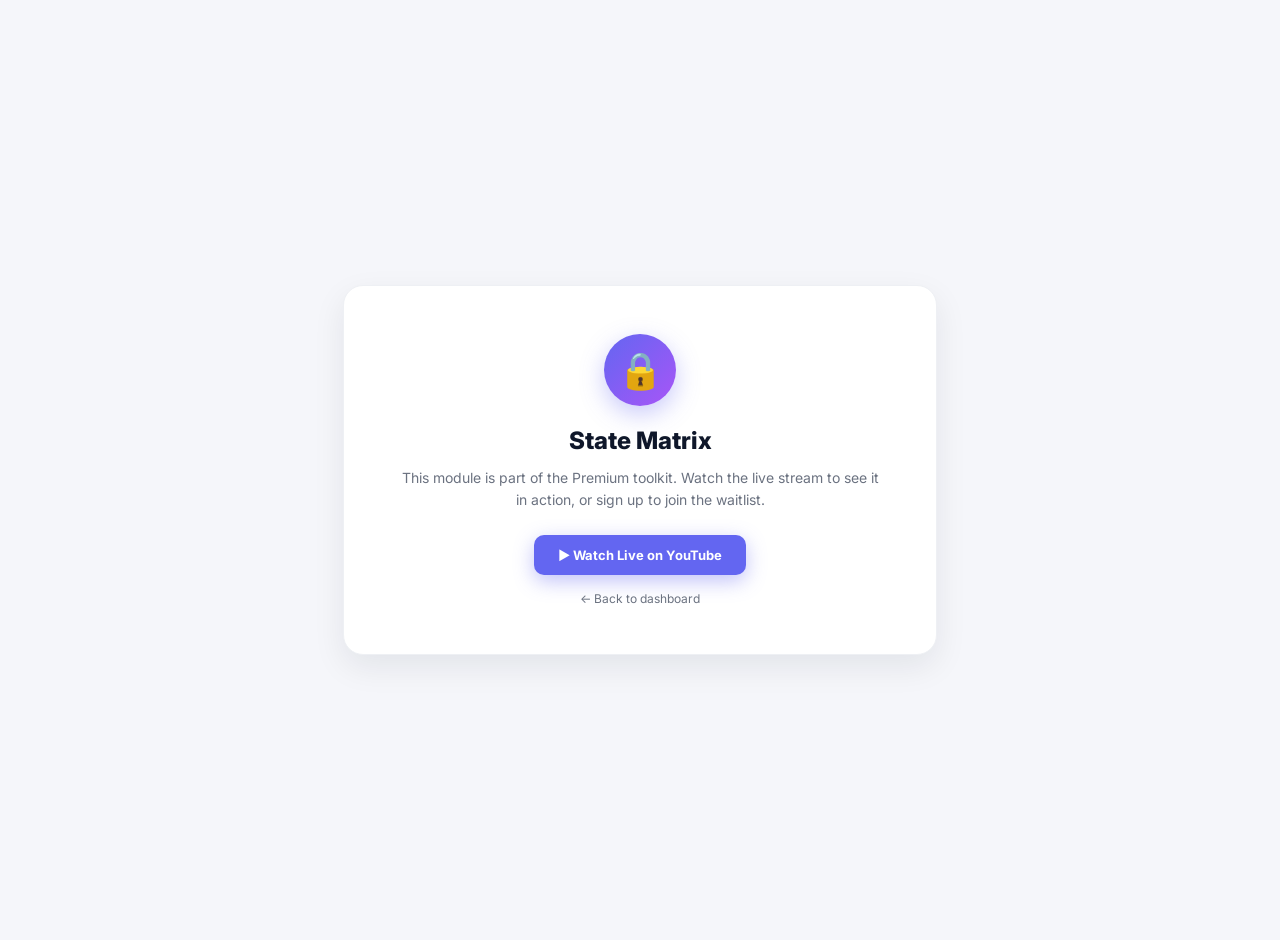
<file: dashboard/ui_kits/phase_matrix/index.html>
<!DOCTYPE html><html lang="en"><head><meta http-equiv="Cache-Control" content="no-store, no-cache, must-revalidate"><meta http-equiv="Pragma" content="no-cache"><meta http-equiv="Expires" content="0"><script>(function(){window.__CXG_DATA__={"kpi":{"all":{"count":84,"losses":19,"lr":22.6,"pnl_usd":77.69,"wins":65,"wr":77.4},"month":{"count":84,"losses":19,"lr":22.6,"pnl_usd":77.69,"wins":65,"wr":77.4},"month_label":"04/2026","open_count":8,"prev_month":{"count":0,"losses":0,"lr":0,"pnl_usd":0,"wins":0,"wr":0},"prev_month_label":"03/2026","today":{"count":3,"losses":2,"lr":66.7,"pnl_usd":-43.22,"wins":1,"wr":33.3},"unrealized_usd":-37.28},"positions":{"positions":[{"action":"HOLD","bar_i":0,"direction":"SHORT","entry_price":9.384,"gate_action":"Gate ❌ stage 1: action 3 requires pnl >= 1.0%, current=+0.77%","leveraged_usd":500.0,"live_price":9.312,"opened_at":"2026/04/23 05:26","pair_key":"LINK:1776895200000:1h:1","phase":"phase 1","pnl_live":0.007673,"pnl_pct":0.77,"position_usd":500.0,"prev_phase":"phase 3","sl_pct":-4.5,"sl_progress":17.1,"spark":[0.181,0.139,0.277,0.405,0.256,0.469,0.767],"stage":"stage 1","stop_loss":9.80628,"symbol":"LINK","take_profit":8.58636,"tp_pct":8.5,"tp_progress":9.0,"ts_eval":"2026/04/23 06:32"},{"action":"HOLD","bar_i":2,"direction":"SHORT","entry_price":640.9,"gate_action":"Gate ❌ stage 1: action 3 requires pnl >= 1.0%, current=+0.51%","leveraged_usd":500.0,"live_price":637.63,"opened_at":"2026/04/23 03:25","pair_key":"BNB:1776888000000:1h:1","phase":"phase 3","pnl_live":0.005102,"pnl_pct":0.51,"position_usd":500.0,"prev_phase":"phase 3","sl_pct":-4.5,"sl_progress":11.3,"spark":[-0.203,-0.281,-0.061,-0.094,-0.027,-0.203,0.047,0.139,0.165,0.25,0.312,0.109,0.374,0.51],"stage":"stage 1","stop_loss":669.7405,"symbol":"BNB","take_profit":586.4235,"tp_pct":8.5,"tp_progress":6.0,"ts_eval":"2026/04/23 06:32"},{"action":"HOLD","bar_i":3,"direction":"LONG","entry_price":0.13172,"gate_action":"Gate ❌ stage 1: action 4 disabled — Disabled; rescue gate would require pnl <= 2.5% AND pnl >= -2.0%","leveraged_usd":500.0,"live_price":0.13043,"opened_at":"2026/04/23 02:22","pair_key":"ARB:1776884400000:1h:1","phase":"phase 3","pnl_live":-0.009794,"pnl_pct":-0.98,"position_usd":500.0,"prev_phase":"phase 3","sl_pct":-4.5,"sl_progress":21.8,"spark":[-1.2,-0.858,-0.273,0.304,0.046,0.061,-0.858,-1.032,-0.873,-0.828,-1.04,-0.782,-0.949,-0.979],"stage":"stage 1","stop_loss":0.125793,"symbol":"ARB","take_profit":0.142916,"tp_pct":8.5,"tp_progress":11.5,"ts_eval":"2026/04/23 06:32"},{"action":"HOLD","bar_i":6,"direction":"LONG","entry_price":88.266,"gate_action":"Gate ❌ stage 2: action 4 disabled — Disabled; rescue gate would require pnl >= -0.3%","leveraged_usd":500.0,"live_price":86.89,"opened_at":"2026/04/22 23:12","pair_key":"SOL:1776873600000:1h:1","phase":"phase 7","pnl_live":-0.015589,"pnl_pct":-1.56,"position_usd":500.0,"prev_phase":"phase 3","sl_pct":-4.5,"sl_progress":34.6,"spark":[-1.117,-0.927,-0.895,-0.86,-0.979,-0.851,-1.083,-1.093,-1.003,-1.117,-1.219,-1.14,-1.366,-1.559],"stage":"stage 2","stop_loss":84.29403,"symbol":"SOL","take_profit":95.76861,"tp_pct":8.5,"tp_progress":18.3,"ts_eval":"2026/04/23 06:32"},{"action":"HOLD","bar_i":7,"direction":"LONG","entry_price":2394.04,"gate_action":"Gate ❌ stage 2: action 4 disabled — Disabled; rescue gate would require pnl >= -0.3%","leveraged_usd":500.0,"live_price":2377.11,"opened_at":"2026/04/22 22:26","pair_key":"ETH:1776870000000:1h:1","phase":"phase 3","pnl_live":-0.007072,"pnl_pct":-0.71,"position_usd":500.0,"prev_phase":"phase 3","sl_pct":-4.5,"sl_progress":15.7,"spark":[0.053,0.154,0.405,0.281,0.219,0.345,0.148,0.074,0.066,0.01,-0.084,0.11,-0.25,-0.707],"stage":"stage 2","stop_loss":2286.3082,"symbol":"ETH","take_profit":2597.5334,"tp_pct":8.5,"tp_progress":8.3,"ts_eval":"2026/04/23 06:32"},{"action":"HOLD","bar_i":16,"direction":"LONG","entry_price":9.602,"gate_action":"Gate ❌ ADULT: action 4 requires pnl >= -0.2%, current=-2.40%","leveraged_usd":500.0,"live_price":9.372,"opened_at":"2026/04/22 13:07","pair_key":"AVAX:1776837600000:1h:1","phase":"phase 7","pnl_live":-0.023953,"pnl_pct":-2.4,"position_usd":500.0,"prev_phase":"phase 7","sl_pct":-4.5,"sl_progress":53.2,"spark":[-1.583,-1.364,-1.333,-1.385,-1.531,-1.375,-1.645,-1.677,-1.698,-1.906,-2.104,-1.937,-2.062,-2.395],"stage":"ADULT","stop_loss":9.16991,"symbol":"AVAX","take_profit":10.41817,"tp_pct":8.5,"tp_progress":28.2,"ts_eval":"2026/04/23 06:32"},{"action":"HOLD","bar_i":17,"direction":"LONG","entry_price":9.532,"gate_action":"Gate ❌ ADULT: action 4 requires pnl >= -0.2%, current=-2.31%","leveraged_usd":500.0,"live_price":9.312,"opened_at":"2026/04/22 12:52","pair_key":"LINK:1776834000000:1h:1","phase":"phase 7","pnl_live":-0.02308,"pnl_pct":-2.31,"position_usd":500.0,"prev_phase":"phase 7","sl_pct":-4.5,"sl_progress":51.3,"spark":[-1.553,-1.374,-1.301,-1.353,-1.406,-1.301,-1.605,-1.731,-1.689,-1.825,-1.941,-1.804,-2.014,-2.308],"stage":"ADULT","stop_loss":9.10306,"symbol":"LINK","take_profit":10.34222,"tp_pct":8.5,"tp_progress":27.2,"ts_eval":"2026/04/23 06:32"},{"action":"action 4","bar_i":26,"direction":"SHORT","entry_price":9.299,"gate_action":"Gate ❌ MIDDLE: action 4 requires pnl >= -0.3%, current=-0.79%","leveraged_usd":500.0,"live_price":9.372,"opened_at":"2026/04/22 03:18","pair_key":"AVAX:1776801600000:1h:1","phase":"phase 6","pnl_live":-0.00785,"pnl_pct":-0.79,"position_usd":500.0,"prev_phase":"phase 4","sl_pct":-4.5,"sl_progress":78.5,"spark":[-1.624,-1.85,-1.882,-1.828,-1.678,-1.839,-1.559,-1.527,-1.506,-1.29,-1.086,-1.258,-1.129,-0.785],"stage":"ADULT","stop_loss":9.39199,"symbol":"AVAX","take_profit":8.508585,"tp_pct":8.5,"tp_progress":9.2,"ts_eval":"2026/04/23 06:32"}]},"history":{"trades":[{"direction":"SHORT","entry":0.12737,"exit":0.13381,"hold":"4.8h","pair":"ARB/USDT","pair_key":"ARB:1776862800000:1h:1","pnl_pct":-5.06,"pnl_usd":-25.28,"source":"rulebase","stage":"stage 2","time":"2026/04/23 01:12"},{"direction":"SHORT","entry":0.12816,"exit":0.12698,"hold":"3.0h","pair":"ARB/USDT","pair_key":"ARB:1776848400000:1h:1","pnl_pct":0.92,"pnl_usd":4.6,"source":"rulebase","stage":"stage 1","time":"2026/04/22 19:50"},{"direction":"LONG","entry":386.69,"exit":368.98,"hold":"14.3h","pair":"XMR/USDT","pair_key":"XMR:1776848400000:1h:1","pnl_pct":-4.58,"pnl_usd":-22.9,"source":"rulebase","stage":"ADULT","time":"2026/04/23 06:32"},{"direction":"LONG","entry":87.985,"exit":88.633,"hold":"8.1h","pair":"SOL/USDT","pair_key":"SOL:1776837600000:1h:1","pnl_pct":0.74,"pnl_usd":3.68,"source":"rulebase","stage":"stage 2","time":"2026/04/22 21:31"},{"direction":"LONG","entry":2390.87,"exit":2413.91,"hold":"8.0h","pair":"ETH/USDT","pair_key":"ETH:1776837600000:1h:1","pnl_pct":0.96,"pnl_usd":4.82,"source":"rulebase","stage":"stage 2","time":"2026/04/22 21:21"},{"direction":"LONG","entry":638.84,"exit":651.8,"hold":"9.8h","pair":"BNB/USDT","pair_key":"BNB:1776830400000:1h:1","pnl_pct":2.03,"pnl_usd":10.14,"source":"rulebase","stage":"stage 2","time":"2026/04/22 21:11"},{"direction":"SHORT","entry":9.478,"exit":9.384,"hold":"17.0h","pair":"LINK/USDT","pair_key":"LINK:1776830400000:1h:1","pnl_pct":0.99,"pnl_usd":4.96,"source":"rulebase","stage":"ADULT","time":"2026/04/23 04:22"},{"direction":"LONG","entry":9.535,"exit":9.642,"hold":"1.3h","pair":"AVAX/USDT","pair_key":"AVAX:1776830400000:1h:1","pnl_pct":1.12,"pnl_usd":5.61,"source":"rulebase","stage":"stage 1","time":"2026/04/22 12:39"},{"direction":"LONG","entry":0.12747,"exit":0.12966,"hold":"2.6h","pair":"ARB/USDT","pair_key":"ARB:1776826800000:1h:1","pnl_pct":1.72,"pnl_usd":8.59,"source":"rulebase","stage":"stage 1","time":"2026/04/22 12:39"},{"direction":"SHORT","entry":0.12375,"exit":0.12976,"hold":"8.0h","pair":"ARB/USDT","pair_key":"ARB:1776805200000:1h:1","pnl_pct":-4.86,"pnl_usd":-24.28,"source":"rulebase","stage":"stage 2","time":"2026/04/22 12:19"},{"direction":"SHORT","entry":624.73,"exit":653.23,"hold":"18.2h","pair":"BNB/USDT","pair_key":"BNB:1776798000000:1h:1","pnl_pct":-4.56,"pnl_usd":-22.81,"source":"rulebase","stage":"ADULT","time":"2026/04/22 21:01"},{"direction":"LONG","entry":384.82,"exit":388.51,"hold":"7.8h","pair":"XMR/USDT","pair_key":"XMR:1776798000000:1h:1","pnl_pct":0.96,"pnl_usd":4.79,"source":"rulebase","stage":"stage 2","time":"2026/04/22 10:04"},{"direction":"LONG","entry":379.08,"exit":382.34,"hold":"0.5h","pair":"XMR/USDT","pair_key":"XMR:1776794400000:1h:1","pnl_pct":0.86,"pnl_usd":4.3,"source":"rulebase","stage":"stage 1","time":"2026/04/22 01:44"},{"direction":"LONG","entry":85.86,"exit":87.08,"hold":"11.1h","pair":"SOL/USDT","pair_key":"SOL:1776787200000:1h:1","pnl_pct":1.42,"pnl_usd":7.1,"source":"rulebase","stage":"stage 2","time":"2026/04/22 10:34"},{"direction":"LONG","entry":9.393,"exit":9.461,"hold":"11.1h","pair":"LINK/USDT","pair_key":"LINK:1776787200000:1h:1","pnl_pct":0.72,"pnl_usd":3.62,"source":"rulebase","stage":"stage 2","time":"2026/04/22 10:34"},{"direction":"SHORT","entry":371.65,"exit":389.18,"hold":"10.7h","pair":"XMR/USDT","pair_key":"XMR:1776787200000:1h:1","pnl_pct":-4.72,"pnl_usd":-23.58,"source":"rulebase","stage":"stage 2","time":"2026/04/22 09:55"},{"direction":"SHORT","entry":9.34,"exit":9.196,"hold":"5.8h","pair":"AVAX/USDT","pair_key":"AVAX:1776780000000:1h:1","pnl_pct":1.54,"pnl_usd":7.71,"source":"rulebase","stage":"stage 2","time":"2026/04/22 02:54"},{"direction":"LONG","entry":372.62,"exit":375.94,"hold":"0.8h","pair":"XMR/USDT","pair_key":"XMR:1776776400000:1h:1","pnl_pct":0.89,"pnl_usd":4.45,"source":"rulebase","stage":"stage 1","time":"2026/04/21 21:36"},{"direction":"SHORT","entry":0.12541,"exit":0.12369,"hold":"7.0h","pair":"ARB/USDT","pair_key":"ARB:1776776400000:1h:1","pnl_pct":1.37,"pnl_usd":6.86,"source":"rulebase","stage":"stage 2","time":"2026/04/22 03:04"},{"direction":"LONG","entry":9.44,"exit":9.561,"hold":"14.8h","pair":"AVAX/USDT","pair_key":"AVAX:1776772800000:1h:1","pnl_pct":1.28,"pnl_usd":6.41,"source":"rulebase","stage":"ADULT","time":"2026/04/22 10:24"},{"direction":"LONG","entry":2324.89,"exit":2369.94,"hold":"17.7h","pair":"ETH/USDT","pair_key":"ETH:1776762000000:1h:1","pnl_pct":1.94,"pnl_usd":9.69,"source":"rulebase","stage":"ADULT","time":"2026/04/22 10:14"},{"direction":"LONG","entry":9.404,"exit":9.397,"hold":"5.9h","pair":"LINK/USDT","pair_key":"LINK:1776762000000:1h:1","pnl_pct":-0.07,"pnl_usd":-0.37,"source":"rulebase","stage":"stage 2","time":"2026/04/21 22:24"},{"direction":"LONG","entry":9.37,"exit":9.467,"hold":"2.2h","pair":"AVAX/USDT","pair_key":"AVAX:1776762000000:1h:1","pnl_pct":1.04,"pnl_usd":5.18,"source":"rulebase","stage":"stage 1","time":"2026/04/21 18:42"},{"direction":"LONG","entry":361.89,"exit":369.74,"hold":"1.7h","pair":"XMR/USDT","pair_key":"XMR:1776762000000:1h:1","pnl_pct":2.17,"pnl_usd":10.85,"source":"rulebase","stage":"stage 1","time":"2026/04/21 18:12"},{"direction":"LONG","entry":636.4,"exit":639.2,"hold":"18.1h","pair":"BNB/USDT","pair_key":"BNB:1776762000000:1h:1","pnl_pct":0.44,"pnl_usd":2.2,"source":"rulebase","stage":"ADULT","time":"2026/04/22 10:34"},{"direction":"LONG","entry":354.93,"exit":360.87,"hold":"1.6h","pair":"XMR/USDT","pair_key":"XMR:1776751200000:1h:1","pnl_pct":1.67,"pnl_usd":8.37,"source":"rulebase","stage":"stage 1","time":"2026/04/21 15:04"},{"direction":"SHORT","entry":0.12574,"exit":0.12635,"hold":"6.8h","pair":"ARB/USDT","pair_key":"ARB:1776736800000:1h:1","pnl_pct":-0.49,"pnl_usd":-2.43,"source":"engine","stage":"stage 2","time":"2026/04/21 15:58"},{"direction":"LONG","entry":629.8,"exit":634.8,"hold":"6.8h","pair":"BNB/USDT","pair_key":"BNB:1776736800000:1h:1","pnl_pct":0.79,"pnl_usd":3.97,"source":"rulebase","stage":"stage 2","time":"2026/04/21 15:58"},{"direction":"LONG","entry":9.281,"exit":9.361,"hold":"9.5h","pair":"AVAX/USDT","pair_key":"AVAX:1776726000000:1h:1","pnl_pct":0.86,"pnl_usd":4.31,"source":"rulebase","stage":"stage 2","time":"2026/04/21 15:58"},{"direction":"LONG","entry":2334.27,"exit":2322.42,"hold":"12.6h","pair":"ETH/USDT","pair_key":"ETH:1776715200000:1h:1","pnl_pct":-0.51,"pnl_usd":-2.54,"source":"engine","stage":"ADULT","time":"2026/04/21 15:58"},{"direction":"LONG","entry":9.314,"exit":9.382,"hold":"13.6h","pair":"LINK/USDT","pair_key":"LINK:1776711600000:1h:1","pnl_pct":0.73,"pnl_usd":3.65,"source":"rulebase","stage":"ADULT","time":"2026/04/21 15:58"},{"direction":"LONG","entry":9.311,"exit":9.401,"hold":"2.8h","pair":"AVAX/USDT","pair_key":"AVAX:1776711600000:1h:1","pnl_pct":0.97,"pnl_usd":4.83,"source":"rulebase","stage":"stage 1","time":"2026/04/21 05:07"},{"direction":"LONG","entry":86.062,"exit":85.78,"hold":"21.1h","pair":"SOL/USDT","pair_key":"SOL:1776708000000:1h:1","pnl_pct":-0.33,"pnl_usd":-1.64,"source":"rulebase","stage":"ADULT","time":"2026/04/21 22:24"},{"direction":"LONG","entry":0.12773,"exit":0.12635,"hold":"19.6h","pair":"ARB/USDT","pair_key":"ARB:1776690000000:1h:1","pnl_pct":-1.08,"pnl_usd":-5.4,"source":"engine","stage":"ADULT","time":"2026/04/21 15:58"},{"direction":"LONG","entry":351.92,"exit":354.72,"hold":"16.5h","pair":"XMR/USDT","pair_key":"XMR:1776690000000:1h:1","pnl_pct":0.8,"pnl_usd":3.98,"source":"rulebase","stage":"ADULT","time":"2026/04/21 12:34"},{"direction":"LONG","entry":9.21,"exit":9.273,"hold":"7.3h","pair":"AVAX/USDT","pair_key":"AVAX:1776682800000:1h:1","pnl_pct":0.68,"pnl_usd":3.42,"source":"rulebase","stage":"stage 2","time":"2026/04/21 01:37"},{"direction":"LONG","entry":9.223,"exit":9.293,"hold":"9.2h","pair":"LINK/USDT","pair_key":"LINK:1776675600000:1h:1","pnl_pct":0.76,"pnl_usd":3.79,"source":"rulebase","stage":"stage 2","time":"2026/04/21 01:37"},{"direction":"LONG","entry":84.972,"exit":85.724,"hold":"8.3h","pair":"SOL/USDT","pair_key":"SOL:1776675600000:1h:1","pnl_pct":0.88,"pnl_usd":4.42,"source":"rulebase","stage":"stage 2","time":"2026/04/21 00:37"},{"direction":"LONG","entry":2294.72,"exit":2329.21,"hold":"10.3h","pair":"ETH/USDT","pair_key":"ETH:1776672000000:1h:1","pnl_pct":1.5,"pnl_usd":7.52,"source":"rulebase","stage":"stage 2","time":"2026/04/21 02:17"},{"direction":"LONG","entry":9.157,"exit":9.223,"hold":"1.7h","pair":"AVAX/USDT","pair_key":"AVAX:1776672000000:1h:1","pnl_pct":0.72,"pnl_usd":3.6,"source":"rulebase","stage":"stage 1","time":"2026/04/20 17:29"},{"direction":"LONG","entry":0.12699,"exit":0.12816,"hold":"4.1h","pair":"ARB/USDT","pair_key":"ARB:1776672000000:1h:1","pnl_pct":0.92,"pnl_usd":4.61,"source":"rulebase","stage":"stage 1","time":"2026/04/20 19:45"},{"direction":"LONG","entry":627.1,"exit":629.57,"hold":"16.6h","pair":"BNB/USDT","pair_key":"BNB:1776668400000:1h:1","pnl_pct":0.39,"pnl_usd":1.97,"source":"rulebase","stage":"ADULT","time":"2026/04/21 07:06"},{"direction":"LONG","entry":350.93,"exit":353.55,"hold":"6.1h","pair":"XMR/USDT","pair_key":"XMR:1776657600000:1h:1","pnl_pct":0.75,"pnl_usd":3.73,"source":"rulebase","stage":"stage 2","time":"2026/04/20 18:05"},{"direction":"LONG","entry":83.93,"exit":84.95,"hold":"5.2h","pair":"SOL/USDT","pair_key":"SOL:1776650400000:1h:1","pnl_pct":1.22,"pnl_usd":6.08,"source":"rulebase","stage":"stage 2","time":"2026/04/20 14:35"},{"direction":"LONG","entry":2276.11,"exit":2302.68,"hold":"5.2h","pair":"ETH/USDT","pair_key":"ETH:1776650400000:1h:1","pnl_pct":1.17,"pnl_usd":5.84,"source":"rulebase","stage":"stage 2","time":"2026/04/20 14:35"},{"direction":"LONG","entry":0.12587,"exit":0.12666,"hold":"5.5h","pair":"ARB/USDT","pair_key":"ARB:1776650400000:1h:1","pnl_pct":0.63,"pnl_usd":3.14,"source":"rulebase","stage":"stage 2","time":"2026/04/20 14:35"},{"direction":"LONG","entry":9.149,"exit":9.259,"hold":"5.5h","pair":"LINK/USDT","pair_key":"LINK:1776650400000:1h:1","pnl_pct":1.2,"pnl_usd":6.01,"source":"rulebase","stage":"stage 2","time":"2026/04/20 14:35"},{"direction":"LONG","entry":9.107,"exit":9.242,"hold":"5.5h","pair":"AVAX/USDT","pair_key":"AVAX:1776650400000:1h:1","pnl_pct":1.48,"pnl_usd":7.41,"source":"rulebase","stage":"stage 2","time":"2026/04/20 14:35"},{"direction":"SHORT","entry":619.8,"exit":631.15,"hold":"28.7h","pair":"BNB/USDT","pair_key":"BNB:1776643200000:1h:1","pnl_pct":-1.83,"pnl_usd":-9.16,"source":"engine","stage":"ADULT","time":"2026/04/21 12:14"},{"direction":"SHORT","entry":0.12164,"exit":0.12783,"hold":"8.0h","pair":"ARB/USDT","pair_key":"ARB:1776639600000:1h:1","pnl_pct":-5.09,"pnl_usd":-25.44,"source":"engine","stage":"stage 2","time":"2026/04/20 14:25"},{"direction":"SHORT","entry":9.022,"exit":9.293,"hold":"24.7h","pair":"LINK/USDT","pair_key":"LINK:1776639600000:1h:1","pnl_pct":-3.0,"pnl_usd":-15.02,"source":"engine","stage":"ADULT","time":"2026/04/21 07:02"},{"direction":"SHORT","entry":8.976,"exit":9.393,"hold":"21.8h","pair":"AVAX/USDT","pair_key":"AVAX:1776639600000:1h:1","pnl_pct":-4.65,"pnl_usd":-23.23,"source":"rulebase","stage":"ADULT","time":"2026/04/21 04:07"},{"direction":"SHORT","entry":83.308,"exit":85.34,"hold":"24.8h","pair":"SOL/USDT","pair_key":"SOL:1776639600000:1h:1","pnl_pct":-2.44,"pnl_usd":-12.2,"source":"engine","stage":"ADULT","time":"2026/04/21 07:05"},{"direction":"SHORT","entry":2258.71,"exit":2315.51,"hold":"24.7h","pair":"ETH/USDT","pair_key":"ETH:1776639600000:1h:1","pnl_pct":-2.51,"pnl_usd":-12.57,"source":"engine","stage":"ADULT","time":"2026/04/21 07:02"},{"direction":"SHORT","entry":621.35,"exit":615.58,"hold":"1.9h","pair":"BNB/USDT","pair_key":"BNB:1776632400000:1h:1","pnl_pct":0.93,"pnl_usd":4.64,"source":"rulebase","stage":"stage 1","time":"2026/04/20 06:12"},{"direction":"SHORT","entry":0.12478,"exit":0.12272,"hold":"2.3h","pair":"ARB/USDT","pair_key":"ARB:1776628800000:1h:1","pnl_pct":1.65,"pnl_usd":8.25,"source":"rulebase","stage":"stage 1","time":"2026/04/20 05:32"},{"direction":"SHORT","entry":2296.13,"exit":2261.2,"hold":"2.5h","pair":"ETH/USDT","pair_key":"ETH:1776625200000:1h:1","pnl_pct":1.52,"pnl_usd":7.61,"source":"rulebase","stage":"stage 1","time":"2026/04/20 05:12"},{"direction":"SHORT","entry":344.82,"exit":353.47,"hold":"29.8h","pair":"XMR/USDT","pair_key":"XMR:1776621600000:1h:1","pnl_pct":-2.51,"pnl_usd":-12.54,"source":"engine","stage":"ADULT","time":"2026/04/21 07:02"},{"direction":"SHORT","entry":84.845,"exit":83.64,"hold":"14.1h","pair":"SOL/USDT","pair_key":"SOL:1776585600000:1h:1","pnl_pct":1.42,"pnl_usd":7.1,"source":"rulebase","stage":"ADULT","time":"2026/04/20 05:32"},{"direction":"SHORT","entry":0.1253,"exit":0.12406,"hold":"10.1h","pair":"ARB/USDT","pair_key":"ARB:1776582000000:1h:1","pnl_pct":0.99,"pnl_usd":4.95,"source":"rulebase","stage":"stage 2","time":"2026/04/20 01:02"},{"direction":"SHORT","entry":9.178,"exit":9.05,"hold":"14.6h","pair":"LINK/USDT","pair_key":"LINK:1776582000000:1h:1","pnl_pct":1.39,"pnl_usd":6.97,"source":"rulebase","stage":"ADULT","time":"2026/04/20 05:32"},{"direction":"SHORT","entry":9.205,"exit":9.013,"hold":"14.6h","pair":"AVAX/USDT","pair_key":"AVAX:1776582000000:1h:1","pnl_pct":2.09,"pnl_usd":10.43,"source":"rulebase","stage":"ADULT","time":"2026/04/20 05:32"},{"direction":"SHORT","entry":2316.74,"exit":2294.02,"hold":"10.9h","pair":"ETH/USDT","pair_key":"ETH:1776582000000:1h:1","pnl_pct":0.98,"pnl_usd":4.9,"source":"rulebase","stage":"stage 2","time":"2026/04/20 01:52"},{"direction":"LONG","entry":352.92,"exit":352.35,"hold":"22.2h","pair":"XMR/USDT","pair_key":"XMR:1776574800000:1h:1","pnl_pct":-0.16,"pnl_usd":-0.81,"source":"rulebase","stage":"ADULT","time":"2026/04/20 10:55"},{"direction":"SHORT","entry":2330.36,"exit":2313.97,"hold":"2.5h","pair":"ETH/USDT","pair_key":"ETH:1776574800000:1h:1","pnl_pct":0.7,"pnl_usd":3.52,"source":"rulebase","stage":"stage 1","time":"2026/04/19 14:43"},{"direction":"SHORT","entry":623.8,"exit":621.9,"hold":"16.9h","pair":"BNB/USDT","pair_key":"BNB:1776567600000:1h:1","pnl_pct":0.3,"pnl_usd":1.52,"source":"rulebase","stage":"ADULT","time":"2026/04/20 03:32"},{"direction":"SHORT","entry":9.222,"exit":9.163,"hold":"4.9h","pair":"LINK/USDT","pair_key":"LINK:1776564000000:1h:1","pnl_pct":0.64,"pnl_usd":3.2,"source":"rulebase","stage":"stage 2","time":"2026/04/19 14:43"},{"direction":"SHORT","entry":9.315,"exit":9.208,"hold":"6.8h","pair":"AVAX/USDT","pair_key":"AVAX:1776560400000:1h:1","pnl_pct":1.15,"pnl_usd":5.74,"source":"rulebase","stage":"stage 2","time":"2026/04/19 14:53"},{"direction":"SHORT","entry":630.0,"exit":623.74,"hold":"2.5h","pair":"BNB/USDT","pair_key":"BNB:1776560400000:1h:1","pnl_pct":0.99,"pnl_usd":4.97,"source":"rulebase","stage":"stage 1","time":"2026/04/19 10:33"},{"direction":"SHORT","entry":86.09,"exit":84.9,"hold":"7.2h","pair":"SOL/USDT","pair_key":"SOL:1776560400000:1h:1","pnl_pct":1.38,"pnl_usd":6.91,"source":"rulebase","stage":"stage 2","time":"2026/04/19 15:13"},{"direction":"LONG","entry":0.1288,"exit":0.12199,"hold":"23.4h","pair":"ARB/USDT","pair_key":"ARB:1776553200000:1h:1","pnl_pct":-5.29,"pnl_usd":-26.44,"source":"engine","stage":"ADULT","time":"2026/04/20 05:22"},{"direction":"LONG","entry":350.34,"exit":352.76,"hold":"7.9h","pair":"XMR/USDT","pair_key":"XMR:1776546000000:1h:1","pnl_pct":0.69,"pnl_usd":3.45,"source":"rulebase","stage":"stage 2","time":"2026/04/19 12:41"},{"direction":"SHORT","entry":0.12647,"exit":0.12489,"hold":"11.0h","pair":"ARB/USDT","pair_key":"ARB:1776542400000:1h:1","pnl_pct":1.25,"pnl_usd":6.25,"source":"rulebase","stage":"stage 2","time":"2026/04/19 14:43"},{"direction":"SHORT","entry":9.398,"exit":9.294,"hold":"11.6h","pair":"AVAX/USDT","pair_key":"AVAX:1776513600000:1h:1","pnl_pct":1.11,"pnl_usd":5.53,"source":"rulebase","stage":"ADULT","time":"2026/04/19 07:52"},{"direction":"SHORT","entry":86.79,"exit":86.07,"hold":"11.8h","pair":"SOL/USDT","pair_key":"SOL:1776513600000:1h:1","pnl_pct":0.83,"pnl_usd":4.15,"source":"rulebase","stage":"ADULT","time":"2026/04/19 08:02"},{"direction":"SHORT","entry":0.12874,"exit":0.12664,"hold":"8.3h","pair":"ARB/USDT","pair_key":"ARB:1776510000000:1h:1","pnl_pct":1.63,"pnl_usd":8.16,"source":"rulebase","stage":"stage 2","time":"2026/04/19 03:32"},{"direction":"SHORT","entry":9.404,"exit":9.224,"hold":"14.5h","pair":"LINK/USDT","pair_key":"LINK:1776510000000:1h:1","pnl_pct":1.91,"pnl_usd":9.57,"source":"rulebase","stage":"ADULT","time":"2026/04/19 09:42"},{"direction":"SHORT","entry":2356.17,"exit":2331.76,"hold":"16.8h","pair":"ETH/USDT","pair_key":"ETH:1776510000000:1h:1","pnl_pct":1.04,"pnl_usd":5.18,"source":"rulebase","stage":"ADULT","time":"2026/04/19 12:01"},{"direction":"SHORT","entry":0.12875,"exit":0.12828,"hold":"1.3h","pair":"ARB/USDT","pair_key":"ARB:1776502800000:1h:1","pnl_pct":0.37,"pnl_usd":1.83,"source":"rulebase","stage":"stage 1","time":"2026/04/18 19:00"},{"direction":"SHORT","entry":9.426,"exit":9.402,"hold":"2.2h","pair":"AVAX/USDT","pair_key":"AVAX:1776502800000:1h:1","pnl_pct":0.25,"pnl_usd":1.27,"source":"rulebase","stage":"stage 1","time":"2026/04/18 19:51"},{"direction":"SHORT","entry":347.69,"exit":347.51,"hold":"29.9h","pair":"XMR/USDT","pair_key":"XMR:1776502800000:1h:1","pnl_pct":0.05,"pnl_usd":0.26,"source":"rulebase","stage":"ADULT","time":"2026/04/19 23:32"},{"direction":"SHORT","entry":635.4,"exit":629.8,"hold":"14.9h","pair":"BNB/USDT","pair_key":"BNB:1776502800000:1h:1","pnl_pct":0.88,"pnl_usd":4.41,"source":"rulebase","stage":"ADULT","time":"2026/04/19 08:02"},{"direction":"SHORT","entry":87.583,"exit":86.75,"hold":"2.0h","pair":"SOL/USDT","pair_key":"SOL:1776502800000:1h:1","pnl_pct":0.95,"pnl_usd":4.76,"source":"rulebase","stage":"stage 1","time":"2026/04/18 19:10"},{"direction":"SHORT","entry":2375.02,"exit":2353.24,"hold":"1.9h","pair":"ETH/USDT","pair_key":"ETH:1776502800000:1h:1","pnl_pct":0.92,"pnl_usd":4.59,"source":"rulebase","stage":"stage 1","time":"2026/04/18 19:00"}]},"scanner":{"count":14,"scanner":[{"bias":"SHORT","breakdown":{"_signal_sum":0.191,"_comp_3_raw":0.162,"_comp_2_raw":0.419,"_comp_1_raw":0.397,"comp_9":-0.0,"comp_10":0.037,"comp_8":0.355,"comp_6":0.079,"comp_7":0.171,"comp_3":0.514,"comp_2":0.101,"comp_5":0.459,"comp_1":0.092,"comp_4":-0.067},"clean_pass":true,"clean_reason":"clean_pass","coin":"LINK","components":{"cohort":0.151,"edge":0.166,"macro":0.161,"memory":0.534,"tick":-0.086},"consensus":"D****","decided_at":"2026-04-22T23:28:02Z","decision":"SKIP_DUPLICATE","display_decision":"ENTER_FULL","entry":9.353,"id":"LINK_SHORT","pos_id":null,"reasoning":"private data","scanner_reason":"score>=strong:0.80","scanner_thresholds":{"normal":0.65,"strong":0.8,"weak":0.55},"scenario":"V****","score":0.881,"simulated_should_enter":true,"skip_reason":"S****","source_decision_id":7239,"sym":"LINK/USDT","tk":"link","ts":"2026/04/23 06:28","verdict":"PASS"},{"bias":"SHORT","breakdown":{"_signal_sum":-0.316,"_comp_3_raw":-0.12,"_comp_2_raw":-0.107,"_comp_1_raw":-0.546,"comp_9":-0.428,"comp_10":-0.218,"comp_8":-0.218,"comp_6":-0.431,"comp_7":-0.168,"comp_3":-0.545,"comp_2":-0.385,"comp_5":-0.161,"comp_1":-0.177,"comp_4":-0.501},"clean_pass":false,"clean_reason":"unclean:comp_10:-0.020","coin":"XMR","components":{"cohort":0.078,"edge":-0.314,"macro":-0.524,"memory":-0.23,"tick":-0.342},"consensus":"D****","decided_at":"2026-04-22T23:28:02Z","decision":"WEAK_SIGNAL","display_decision":"WATCH","entry":373.35,"id":"XMR_SHORT","pos_id":null,"reasoning":"private data","scanner_reason":"downgrade_unclean_pass:unclean:comp_10:-0.020","scanner_thresholds":{"normal":0.75,"strong":0.85,"weak":0.65},"scenario":"V****","score":0.192,"simulated_should_enter":false,"skip_reason":"U****","source_decision_id":7235,"sym":"XMR/USDT","tk":"xmr","ts":"2026/04/23 06:28","verdict":"REJECT"},{"bias":"SHORT","breakdown":{"_signal_sum":-0.246,"_comp_3_raw":0.187,"_comp_2_raw":-0.013,"_comp_1_raw":-0.052,"comp_9":0.224,"comp_10":-0.128,"comp_8":-0.147,"comp_6":0.091,"comp_7":0.314,"comp_3":-0.178,"comp_2":0.198,"comp_5":0.307,"comp_1":-0.007,"comp_4":0.297},"clean_pass":true,"clean_reason":"clean_pass","coin":"BNB","components":{"cohort":0.073,"edge":-0.295,"macro":-0.256,"memory":-0.096,"tick":0.199},"consensus":"D****","decided_at":"2026-04-22T23:28:02Z","decision":"SKIP_DUPLICATE","display_decision":"ENTER_FULL","entry":639.7,"id":"BNB_SHORT","pos_id":null,"reasoning":"private data","scanner_reason":"score>=strong:0.80","scanner_thresholds":{"normal":0.65,"strong":0.8,"weak":0.55},"scenario":"V****","score":0.705,"simulated_should_enter":true,"skip_reason":"S****","source_decision_id":7233,"sym":"BNB/USDT","tk":"bnb","ts":"2026/04/23 06:28","verdict":"WATCH"},{"bias":"SHORT","breakdown":{"_signal_sum":-0.068,"_comp_3_raw":-0.156,"_comp_2_raw":-0.124,"_comp_1_raw":-0.052,"comp_9":0.224,"comp_10":-0.042,"comp_8":-0.141,"comp_6":0.078,"comp_7":0.324,"comp_3":0.302,"comp_2":0.071,"comp_5":0.293,"comp_1":0.316,"comp_4":0.221},"clean_pass":false,"clean_reason":"unclean:comp_10:-0.040","coin":"SOL","components":{"cohort":0.199,"edge":0.165,"macro":0.053,"memory":-0.195,"tick":0.103},"consensus":"D****","decided_at":"2026-04-22T23:28:02Z","decision":"WEAK_SIGNAL","display_decision":"WATCH","entry":87.183,"id":"SOL_SHORT","pos_id":null,"reasoning":"private data","scanner_reason":"downgrade_unclean_pass:unclean:comp_10:-0.040","scanner_thresholds":{"normal":0.75,"strong":0.85,"weak":0.65},"scenario":"V****","score":0.688,"simulated_should_enter":false,"skip_reason":"U****","source_decision_id":7231,"sym":"SOL/USDT","tk":"sol","ts":"2026/04/23 06:28","verdict":"WATCH"},{"bias":"LONG","breakdown":{"_signal_sum":0.169,"_comp_3_raw":0.146,"_comp_2_raw":-0.075,"_comp_1_raw":0.206,"comp_9":0.035,"comp_10":0.139,"comp_8":-0.138,"comp_6":-0.119,"comp_7":0.274,"comp_3":-0.112,"comp_2":-0.283,"comp_5":-0.016,"comp_1":-0.198,"comp_4":-0.167},"clean_pass":false,"clean_reason":"unclean:comp_8:-0.050,comp_9:-0.040","coin":"ETH","components":{"cohort":-0.062,"edge":-0.006,"macro":0.183,"memory":0.093,"tick":-0.289},"consensus":"D****","decided_at":"2026-04-22T23:28:02Z","decision":"SKIP_DUPLICATE","display_decision":"WATCH","entry":2394.34,"id":"ETH_LONG","pos_id":null,"reasoning":"private data","scanner_reason":"downgrade_unclean_pass:unclean:comp_8:-0.050,comp_9:-0.040","scanner_thresholds":{"normal":0.65,"strong":0.8,"weak":0.55},"scenario":"V****","score":0.652,"simulated_should_enter":false,"skip_reason":"S****","source_decision_id":7228,"sym":"ETH/USDT","tk":"eth","ts":"2026/04/23 06:28","verdict":"WATCH"},{"bias":"LONG","breakdown":{"_signal_sum":0.049,"_comp_3_raw":0.025,"_comp_2_raw":-0.021,"_comp_1_raw":-0.038,"comp_9":-0.401,"comp_10":-0.071,"comp_8":-0.141,"comp_6":-0.285,"comp_7":0.053,"comp_3":-0.391,"comp_2":-0.031,"comp_5":-0.484,"comp_1":-0.233,"comp_4":-0.425},"clean_pass":false,"clean_reason":"unclean:comp_8:-0.110","coin":"ARB","components":{"cohort":-0.413,"edge":-0.044,"macro":-0.145,"memory":-0.138,"tick":-0.384},"consensus":"D****","decided_at":"2026-04-22T23:28:02Z","decision":"SKIP_DUPLICATE","display_decision":"WATCH","entry":0.13093,"id":"ARB_LONG","pos_id":null,"reasoning":"private data","scanner_reason":"downgrade_unclean_pass:unclean:comp_8:-0.110","scanner_thresholds":{"normal":0.65,"strong":0.8,"weak":0.55},"scenario":"V****","score":0.047,"simulated_should_enter":false,"skip_reason":"S****","source_decision_id":7240,"sym":"ARB/USDT","tk":"arb","ts":"2026/04/23 06:28","verdict":"REJECT"},{"bias":"SHORT","breakdown":{"_signal_sum":0.474,"_comp_3_raw":0.254,"_comp_2_raw":0.441,"_comp_1_raw":0.466,"comp_9":-0.031,"comp_10":0.257,"comp_8":0.014,"comp_6":0.019,"comp_7":0.397,"comp_3":0.114,"comp_2":0.036,"comp_5":0.238,"comp_1":-0.09,"comp_4":0.201},"clean_pass":false,"clean_reason":"unclean:comp_1:-0.138,comp_10:-0.090","coin":"AVAX","components":{"cohort":-0.007,"edge":0.429,"macro":0.532,"memory":0.503,"tick":0.514},"consensus":"M****","decided_at":"2026-04-22T23:28:02Z","decision":"SKIP_DUPLICATE","display_decision":"WATCH","entry":9.411,"id":"AVAX_SHORT","pos_id":null,"reasoning":"private data","scanner_reason":"score>=weak:0.55","scanner_thresholds":{"normal":0.65,"strong":0.8,"weak":0.55},"scenario":"","score":0.876,"simulated_should_enter":false,"skip_reason":"S****","source_decision_id":7237,"sym":"AVAX/USDT","tk":"avax","ts":"2026/04/23 06:28","verdict":"PASS"},{"bias":"SHORT","breakdown":{"_signal_sum":-0.035,"_comp_3_raw":-0.176,"_comp_2_raw":-0.187,"_comp_1_raw":0.034,"comp_9":-0.002,"comp_10":0.331,"comp_8":-0.019,"comp_6":0.138,"comp_7":0.168,"comp_3":0.228,"comp_2":-0.179,"comp_5":0.321,"comp_1":0.145,"comp_4":0.254},"clean_pass":false,"clean_reason":"unclean:comp_1:-0.020,comp_2:-0.120,comp_3:-0.152,comp_4:-0.100","coin":"ARB","components":{"cohort":0.205,"edge":0.192,"macro":0.209,"memory":-0.076,"tick":0.012},"consensus":"O****","decided_at":"2026-04-22T23:28:02Z","decision":"SKIP_OPPOSITE_TREND","display_decision":"REJECT","entry":0.13093,"id":"ARB_SHORT","pos_id":null,"reasoning":"private data","scanner_reason":"reject_scenario:V0_reject_opposite_virtual_dominant","scanner_thresholds":{"normal":0.65,"strong":0.8,"weak":0.55},"scenario":"V****","score":0.636,"simulated_should_enter":false,"skip_reason":"S****","source_decision_id":7241,"sym":"ARB/USDT","tk":"arb","ts":"2026/04/23 06:28","verdict":"WATCH"},{"bias":"LONG","breakdown":{"_signal_sum":-0.134,"_comp_3_raw":-0.353,"_comp_2_raw":-0.197,"_comp_1_raw":-0.442,"comp_9":0.038,"comp_10":-0.305,"comp_8":-0.405,"comp_6":-0.416,"comp_7":-0.007,"comp_3":-0.269,"comp_2":0.079,"comp_5":-0.414,"comp_1":-0.13,"comp_4":-0.051},"clean_pass":false,"clean_reason":"unclean:comp_1:-0.259,comp_3:-0.100,comp_6:-0.158,comp_8:-0.090,comp_9:-0.040,comp_10:-0.090","coin":"AVAX","components":{"cohort":-0.503,"edge":-0.271,"macro":-0.402,"memory":-0.468,"tick":-0.497},"consensus":"M****","decided_at":"2026-04-22T23:28:02Z","decision":"SKIP_DUPLICATE","display_decision":"REJECT","entry":9.411,"id":"AVAX_LONG","pos_id":null,"reasoning":"private data","scanner_reason":"score<threshold:0.55","scanner_thresholds":{"normal":0.65,"strong":0.8,"weak":0.55},"scenario":"","score":0.237,"simulated_should_enter":false,"skip_reason":"S****","source_decision_id":7236,"sym":"AVAX/USDT","tk":"avax","ts":"2026/04/23 06:28","verdict":"REJECT"},{"bias":"SHORT","breakdown":{"_signal_sum":-0.158,"_comp_3_raw":0.142,"_comp_2_raw":0.069,"_comp_1_raw":-0.151,"comp_9":-0.286,"comp_10":-0.217,"comp_8":0.256,"comp_6":-0.232,"comp_7":-0.171,"comp_3":-0.035,"comp_2":-0.265,"comp_5":-0.076,"comp_1":-0.029,"comp_4":-0.298},"clean_pass":false,"clean_reason":"unclean:comp_1:-0.143,comp_2:-0.078,comp_3:-0.205,comp_4:-0.100,comp_5:-0.080,comp_6:-0.116,comp_10:-0.090","coin":"ETH","components":{"cohort":0.298,"edge":0.26,"macro":0.265,"memory":-0.178,"tick":0.224},"consensus":"O****","decided_at":"2026-04-22T23:28:02Z","decision":"SKIP_OPPOSITE_TREND","display_decision":"REJECT","entry":2394.34,"id":"ETH_SHORT","pos_id":null,"reasoning":"private data","scanner_reason":"reject_scenario:E16_reject_past_pattern_poor","scanner_thresholds":{"normal":0.65,"strong":0.8,"weak":0.55},"scenario":"E****","score":0.679,"simulated_should_enter":false,"skip_reason":"S****","source_decision_id":7229,"sym":"ETH/USDT","tk":"eth","ts":"2026/04/23 06:28","verdict":"WATCH"},{"bias":"LONG","breakdown":{"_signal_sum":0.28,"_comp_3_raw":0.316,"_comp_2_raw":0.167,"_comp_1_raw":0.172,"comp_9":-0.234,"comp_10":-0.232,"comp_8":-0.045,"comp_6":-0.024,"comp_7":0.288,"comp_3":-0.264,"comp_2":0.032,"comp_5":0.035,"comp_1":-0.279,"comp_4":0.125},"clean_pass":false,"clean_reason":"unclean:comp_1:-0.054,comp_2:-0.164,comp_3:-0.229,comp_4:-0.100,comp_5:-0.017,comp_6:-0.032,comp_8:-0.120,comp_9:-0.040,comp_10:-0.040","coin":"SOL","components":{"cohort":-0.004,"edge":0.158,"macro":-0.197,"memory":0.294,"tick":0.001},"consensus":"O****","decided_at":"2026-04-22T23:28:02Z","decision":"SKIP_DUPLICATE","display_decision":"REJECT","entry":87.183,"id":"SOL_LONG","pos_id":null,"reasoning":"private data","scanner_reason":"reject_scenario:E16_reject_past_pattern_poor","scanner_thresholds":{"normal":0.65,"strong":0.8,"weak":0.55},"scenario":"E****","score":0.576,"simulated_should_enter":false,"skip_reason":"S****","source_decision_id":7230,"sym":"SOL/USDT","tk":"sol","ts":"2026/04/23 06:28","verdict":"WATCH"},{"bias":"LONG","breakdown":{"_signal_sum":-0.446,"_comp_3_raw":-0.124,"_comp_2_raw":-0.126,"_comp_1_raw":0.044,"comp_9":0.012,"comp_10":-0.383,"comp_8":-0.335,"comp_6":-0.377,"comp_7":0.043,"comp_3":-0.196,"comp_2":-0.095,"comp_5":-0.528,"comp_1":-0.039,"comp_4":-0.226},"clean_pass":false,"clean_reason":"unclean:comp_1:-0.072,comp_2:-0.220,comp_3:-0.260,comp_4:-0.100,comp_5:-0.067,comp_6:-0.032,comp_8:-0.090,comp_10:-0.040","coin":"BNB","components":{"cohort":-0.181,"edge":-0.525,"macro":-0.443,"memory":-0.346,"tick":-0.511},"consensus":"O****","decided_at":"2026-04-22T23:28:02Z","decision":"SKIP_OPPOSITE_TREND","display_decision":"REJECT","entry":639.7,"id":"BNB_LONG","pos_id":null,"reasoning":"private data","scanner_reason":"reject_scenario:E16_reject_past_pattern_poor","scanner_thresholds":{"normal":0.65,"strong":0.8,"weak":0.55},"scenario":"E****","score":0.487,"simulated_should_enter":false,"skip_reason":"S****","source_decision_id":7232,"sym":"BNB/USDT","tk":"bnb","ts":"2026/04/23 06:28","verdict":"REJECT"},{"bias":"LONG","breakdown":{"_signal_sum":-0.007,"_comp_3_raw":0.087,"_comp_2_raw":0.049,"_comp_1_raw":-0.389,"comp_9":-0.122,"comp_10":-0.382,"comp_8":0.052,"comp_6":0.063,"comp_7":-0.465,"comp_3":-0.462,"comp_2":-0.062,"comp_5":-0.144,"comp_1":-0.349,"comp_4":-0.051},"clean_pass":false,"clean_reason":"unclean:comp_1:-0.262,comp_2:-0.156,comp_3:-0.260,comp_4:-0.100,comp_5:-0.080,comp_6:-0.180,comp_8:-0.090,comp_10:-0.090","coin":"LINK","components":{"cohort":-0.33,"edge":-0.129,"macro":0.023,"memory":-0.535,"tick":-0.347},"consensus":"O****","decided_at":"2026-04-22T23:28:02Z","decision":"SKIP_DUPLICATE","display_decision":"REJECT","entry":9.353,"id":"LINK_LONG","pos_id":null,"reasoning":"private data","scanner_reason":"reject_scenario:E16_reject_past_pattern_poor","scanner_thresholds":{"normal":0.65,"strong":0.8,"weak":0.55},"scenario":"E****","score":0.302,"simulated_should_enter":false,"skip_reason":"S****","source_decision_id":7238,"sym":"LINK/USDT","tk":"link","ts":"2026/04/23 06:28","verdict":"REJECT"},{"bias":"LONG","breakdown":{"_signal_sum":0.092,"_comp_3_raw":-0.3,"_comp_2_raw":-0.55,"_comp_1_raw":-0.276,"comp_9":-0.224,"comp_10":-0.093,"comp_8":-0.24,"comp_6":-0.209,"comp_7":0.077,"comp_3":-0.417,"comp_2":-0.277,"comp_5":0.075,"comp_1":-0.422,"comp_4":-0.226},"clean_pass":false,"clean_reason":"unclean:comp_1:-0.280,comp_2:-0.161,comp_3:-0.260,comp_4:-0.100,comp_5:-0.080,comp_6:-0.180,comp_8:-0.090,comp_10:-0.090","coin":"XMR","components":{"cohort":-0.412,"edge":-0.162,"macro":-0.154,"memory":-0.175,"tick":0.091},"consensus":"O****","decided_at":"2026-04-22T23:28:02Z","decision":"SKIP_DUPLICATE","display_decision":"REJECT","entry":373.35,"id":"XMR_LONG","pos_id":null,"reasoning":"private data","scanner_reason":"reject_scenario:E16_reject_past_pattern_poor","scanner_thresholds":{"normal":0.65,"strong":0.8,"weak":0.55},"scenario":"E****","score":0.154,"simulated_should_enter":false,"skip_reason":"S****","source_decision_id":7234,"sym":"XMR/USDT","tk":"xmr","ts":"2026/04/23 06:28","verdict":"REJECT"}],"today_counts":{"pass":41,"reject":208,"scanning":364,"watch":115},"today_series":{"pass":[1,3,5,5,6,8,9,11,13,14,15,17,19,21,22,23,24,26,27,28,31,32,33,35,36,38,38,39,41],"reject":[10,18,26,34,41,48,55,63,70,77,77,85,93,102,111,111,120,129,137,146,154,162,170,177,177,185,193,201,208],"scanning":[14,28,42,56,70,84,98,112,126,139,140,154,168,182,195,196,210,224,238,252,266,280,294,307,308,322,336,350,364],"watch":[3,7,11,17,23,28,34,38,43,48,48,52,56,59,62,62,66,69,74,78,81,86,91,95,95,99,105,110,115]},"_pass_count":2},"pending":{"pending":[],"_locked":true,"message":"🔒 Private Access"},"ehistory":{"history":[],"_locked":true,"message":"🔒 Private Access"},"bots":{"bots":[{"allocation_label":"2 / 2 directions","allocation_pct":100,"allow_long":true,"allow_short":true,"allowed_dirs":["LONG","SHORT"],"bot_name":"ETH xBot","closed_24h":2,"coin":"ETH","last_action":"","last_action_ts":"","live_pnl":-3.5358640624216466,"losses_24h":0,"open_positions":1,"pair":"ETH/USDT","profit_24h":14.506960159172205,"ready_exchanges":0,"running_dirs":[],"status":"stopped","status_label":"Stopped","strategy":"Tier A Mirror","trades_24h":2,"win_rate":100.0,"wins_24h":2},{"allocation_label":"2 / 2 directions","allocation_pct":100,"allow_long":true,"allow_short":true,"allowed_dirs":["LONG","SHORT"],"bot_name":"SOL xBot","closed_24h":2,"coin":"SOL","last_action":"","last_action_ts":"","live_pnl":-7.794620805293118,"losses_24h":0,"open_positions":1,"pair":"SOL/USDT","profit_24h":10.787034737050488,"ready_exchanges":0,"running_dirs":[],"status":"stopped","status_label":"Stopped","strategy":"Tier A Mirror","trades_24h":2,"win_rate":100.0,"wins_24h":2},{"allocation_label":"2 / 2 directions","allocation_pct":100,"allow_long":true,"allow_short":true,"allowed_dirs":["LONG","SHORT"],"bot_name":"BNB xBot","closed_24h":3,"coin":"BNB","last_action":"","last_action_ts":"","live_pnl":2.551100015603044,"losses_24h":1,"open_positions":1,"pair":"BNB/USDT","profit_24h":-10.466594678864373,"ready_exchanges":0,"running_dirs":[],"status":"stopped","status_label":"Stopped","strategy":"Tier A Mirror","trades_24h":2,"win_rate":66.66666666666666,"wins_24h":2},{"allocation_label":"2 / 2 directions","allocation_pct":100,"allow_long":true,"allow_short":true,"allowed_dirs":["LONG","SHORT"],"bot_name":"XMR xBot","closed_24h":3,"coin":"XMR","last_action":"","last_action_ts":"","live_pnl":0.0,"losses_24h":2,"open_positions":0,"pair":"XMR/USDT","profit_24h":-41.68904807133975,"ready_exchanges":0,"running_dirs":[],"status":"stopped","status_label":"Stopped","strategy":"Tier A Mirror","trades_24h":1,"win_rate":33.33333333333333,"wins_24h":1},{"allocation_label":"2 / 2 directions","allocation_pct":100,"allow_long":true,"allow_short":true,"allowed_dirs":["LONG","SHORT"],"bot_name":"AVAX xBot","closed_24h":2,"coin":"AVAX","last_action":"","last_action_ts":"","live_pnl":-15.901824769049416,"losses_24h":0,"open_positions":2,"pair":"AVAX/USDT","profit_24h":12.019805489143465,"ready_exchanges":0,"running_dirs":[],"status":"stopped","status_label":"Stopped","strategy":"Tier A Mirror","trades_24h":2,"win_rate":100.0,"wins_24h":2},{"allocation_label":"2 / 2 directions","allocation_pct":100,"allow_long":true,"allow_short":true,"allowed_dirs":["LONG","SHORT"],"bot_name":"LINK xBot","closed_24h":2,"coin":"LINK","last_action":"","last_action_ts":"","live_pnl":-7.703758399489978,"losses_24h":0,"open_positions":2,"pair":"LINK/USDT","profit_24h":8.578568888888238,"ready_exchanges":0,"running_dirs":[],"status":"stopped","status_label":"Stopped","strategy":"Tier A Mirror","trades_24h":3,"win_rate":100.0,"wins_24h":2},{"allocation_label":"2 / 2 directions","allocation_pct":100,"allow_long":true,"allow_short":true,"allowed_dirs":["LONG","SHORT"],"bot_name":"ARB xBot","closed_24h":4,"coin":"ARB","last_action":"","last_action_ts":"","live_pnl":-4.896750683267587,"losses_24h":2,"open_positions":1,"pair":"ARB/USDT","profit_24h":-36.369629616171125,"ready_exchanges":0,"running_dirs":[],"status":"stopped","status_label":"Stopped","strategy":"Tier A Mirror","trades_24h":4,"win_rate":50.0,"wins_24h":2}],"ok":true,"summary":{"active_bots":0,"enabled_exchanges":0,"losses_24h":5,"losses_all":19,"total_bots":7,"total_closed_all":84,"total_profit_24h":-42.632903092120856,"total_profit_realized":77.69451943681742,"total_trades_24h":16,"win_rate_24h":72.22222222222221,"win_rate_all":77.38095238095238,"wins_24h":13,"wins_all":65}},"exchanges":{"catalog":[{"brand_bg":"rgba(243,186,47,0.14)","brand_border":"rgba(243,186,47,0.32)","brand_hex":"#F3BA2F","id":"binance","label":"Wallet","logo_url":"https://cdn.simpleicons.org/binance/F3BA2F"},{"brand_bg":"rgba(0,82,255,0.14)","brand_border":"rgba(0,82,255,0.28)","brand_hex":"#0052FF","id":"coinbase","label":"Wallet","logo_url":"https://cdn.simpleicons.org/coinbase/0052FF"}],"connected_count":0,"count":2,"enabled_count":0,"exchanges":[{"account_label":"Main Account","api_key":"***","api_secret":"***","brand_bg":"rgba(243,186,47,0.14)","brand_border":"rgba(243,186,47,0.32)","brand_hex":"#F3BA2F","connected":false,"has_api_key":false,"has_api_secret":false,"id":"binance","label":"Wallet","last_sync_at":"","logo_url":"https://cdn.simpleicons.org/binance/F3BA2F","masked_api_key":"","permissions":["Read","Trade"],"permissions_label":"Read, Trade"},{"account_label":"Main Account","api_key":"***","api_secret":"***","brand_bg":"rgba(0,82,255,0.14)","brand_border":"rgba(0,82,255,0.28)","brand_hex":"#0052FF","connected":false,"has_api_key":false,"has_api_secret":false,"id":"coinbase","label":"Wallet","last_sync_at":"","logo_url":"https://cdn.simpleicons.org/coinbase/0052FF","masked_api_key":"","permissions":["Read","Trade"],"permissions_label":"Read, Trade"}],"ok":true,"updated_at":"2026-04-22T16:32:03Z"},"wallet":{"cached":true,"data":{"errors":[],"futures":{"assets":[{"asset":"USDT","available":150.14396843,"margin_balance":150.14396843,"unrealized_pnl":0.0,"wallet_balance":150.14396843}],"available_balance_usd":150.14396843,"maint_margin_usd":0.0,"multi_assets_margin":false,"positions_count":0,"total_margin_balance_usd":150.14396843,"total_wallet_balance_usd":150.14396843,"unrealized_pnl_usd":0.0,"used_margin_usd":0.0},"hero_coins":{"BTC":{"amount":0.0,"available":false,"price_usd":78239.23,"sources":[],"value_usd":0.0},"ETH":{"amount":0.0,"available":false,"price_usd":2376.25,"sources":[],"value_usd":0.0}},"ok":true,"realized_today_count":0,"realized_today_usd":0,"spot":{"holdings_count":1,"top_holdings":[{"amount":0.13077023,"asset":"LTC","free":0.13077023,"locked":0.0,"price_usd":55.58,"value_usd":7.2682093833999994}],"total_value_usd":7.2682093833999994},"total_value_usd":157.4121778134,"ts":"2026-04-22T23:42:40Z"},"ok":true},"addresses":{"addresses":[{"address":"0x61a796aadfc8bda71da87b605fdd96baee12f6a0","created_at":"2026-04-21T01:41:28Z","id":1,"label":"Wallet","network":"ethereum","token":"usdc"},{"address":"0x1bdb05e80476e4e62569fdcc3424759585504209","created_at":"2026-04-21T01:42:14Z","id":4,"label":null,"network":"ethereum","token":null},{"address":"0x8c68b3bef23a01ee4fb82dd7df375385143bf2ef","created_at":"2026-04-21T02:34:30Z","id":5,"label":null,"network":"litecoin","token":null},{"address":"0x2f9b84d8028dca7ca449081c4081e771f7dd61f3","created_at":"2026-04-21T02:34:43Z","id":6,"label":null,"network":"dogecoin","token":null}],"ok":true},"procs":[{"cmd_str":"python.exe run_eng2_worker.py","group":"system","has_log":true,"name":"ENG2_WORKER","pid":21936,"restarts":0,"status":"running","title":"ENG2 Worker — coordinator + stream","uptime":227125},{"cmd_str":"python.exe scripts/run_macro_gate.py --interval 300","group":"system","has_log":true,"name":"MACRO_GATE","pid":21792,"restarts":0,"status":"running","title":"Macro Gate — Gold+BTC Quadrant (5min cycle)","uptime":227123},{"cmd_str":"python.exe -m chaingate.scheduler","group":"system","has_log":true,"name":"SCHEDULER","pid":9132,"restarts":0,"status":"running","title":"ChainGate Scheduler — sim + fetch + compute (20min cycle)","uptime":155041},{"cmd_str":"python.exe scripts/run_resim_scheduler.py --interval 604800 --days 30","group":"system","has_log":true,"name":"RESIM_SCHEDULER","pid":null,"restarts":0,"status":"stopped","title":"G8 Resim — tactical profile rebuild (7-day cycle)","uptime":0},{"cmd_str":"python.exe ORE_LAB/scripts/run_lab_scheduler.py","group":"system","has_log":false,"name":"ORE_LAB","pid":null,"restarts":0,"status":"stopped","title":"ORE_LAB — G6 offline evaluation (daily 01:00, check 2h)","uptime":0},{"cmd_str":"python.exe scripts/rebuild_ore_g8_kho.py","group":"system","has_log":false,"name":"ORE_G8_BUILD","pid":null,"restarts":0,"status":"stopped","title":"ORE G8 Build — rebuild kho experience + branches (3-7 day cycle)","uptime":0},{"cmd_str":"python.exe scripts/rebuild_ore_g8_action_kho.py --max-cases 180","group":"system","has_log":false,"name":"ORE_G8_ACTION_BUILD","pid":null,"restarts":0,"status":"stopped","title":"ORE G8 Action Build — action-level audit from V5 EXIT + relay48h","uptime":0},{"cmd_str":"python.exe scripts/run_ore_g6_6params.py","group":"system","has_log":false,"name":"ORE_G6_SWEEP","pid":null,"restarts":0,"status":"stopped","title":"ORE G6 Sweep — rebuild kho G6 6-params (7-14 day cycle)","uptime":0},{"cmd_str":"python.exe scripts/build_phase_playbook.py","group":"system","has_log":false,"name":"PLAYBOOK_BUILD","pid":null,"restarts":0,"status":"stopped","title":"Phase Playbook Build — rebuild playbook từ ORE data (after G8 build)","uptime":0},{"cmd_str":"python.exe TICK_worker/run_tick_worker.py","group":"system","has_log":true,"name":"TICK_WORKER","pid":11928,"restarts":0,"status":"running","title":"Tick Worker — aggTrade WebSocket · 5-min microstructure features","uptime":227121},{"cmd_str":"python.exe scripts/run_v5_registry_scheduler.py","group":"system","has_log":true,"name":"V5_REGISTRY","pid":19444,"restarts":0,"status":"running","title":"V5 Registry — tick pattern rebuild (weekly Sunday, retry 1h)","uptime":227120},{"cmd_str":"python.exe scripts/run_engine.py --symbol ETH --mode paper --capital 100 --stage 1","group":"engine","has_log":true,"name":"ETH_LONG","pid":20476,"restarts":0,"status":"running","title":"Engine LONG  ETH  [PAPER]","uptime":227130},{"cmd_str":"python.exe scripts/run_engine_short.py --symbol ETH --mode paper --capital 100 --stage 1","group":"engine","has_log":true,"name":"ETH_SHORT","pid":21232,"restarts":0,"status":"running","title":"Engine SHORT ETH  [PAPER]","uptime":227130},{"cmd_str":"python.exe scripts/run_engine.py --symbol SOL --mode paper --capital 100 --stage 1","group":"engine","has_log":true,"name":"SOL_LONG","pid":3484,"restarts":0,"status":"running","title":"Engine LONG  SOL  [PAPER]","uptime":227129},{"cmd_str":"python.exe scripts/run_engine_short.py --symbol SOL --mode paper --capital 100 --stage 1","group":"engine","has_log":true,"name":"SOL_SHORT","pid":16720,"restarts":0,"status":"running","title":"Engine SHORT SOL  [PAPER]","uptime":227129},{"cmd_str":"python.exe scripts/run_engine.py --symbol BNB --mode paper --capital 100 --stage 1","group":"engine","has_log":true,"name":"BNB_LONG","pid":10652,"restarts":0,"status":"running","title":"Engine LONG  BNB  [PAPER]","uptime":227129},{"cmd_str":"python.exe scripts/run_engine_short.py --symbol BNB --mode paper --capital 100 --stage 1","group":"engine","has_log":true,"name":"BNB_SHORT","pid":20936,"restarts":0,"status":"running","title":"Engine SHORT BNB  [PAPER]","uptime":227129},{"cmd_str":"python.exe scripts/run_engine.py --symbol XMR --mode paper --capital 100 --stage 1","group":"engine","has_log":true,"name":"XMR_LONG","pid":13892,"restarts":0,"status":"running","title":"Engine LONG  XMR  [PAPER]","uptime":227128},{"cmd_str":"python.exe scripts/run_engine_short.py --symbol XMR --mode paper --capital 100 --stage 1","group":"engine","has_log":true,"name":"XMR_SHORT","pid":12212,"restarts":0,"status":"running","title":"Engine SHORT XMR  [PAPER]","uptime":227128},{"cmd_str":"python.exe scripts/run_engine.py --symbol AVAX --mode paper --capital 100 --stage 1","group":"engine","has_log":true,"name":"AVAX_LONG","pid":8844,"restarts":0,"status":"running","title":"Engine LONG  AVAX  [PAPER]","uptime":227128},{"cmd_str":"python.exe scripts/run_engine_short.py --symbol AVAX --mode paper --capital 100 --stage 1","group":"engine","has_log":true,"name":"AVAX_SHORT","pid":10180,"restarts":0,"status":"running","title":"Engine SHORT AVAX  [PAPER]","uptime":227128},{"cmd_str":"python.exe scripts/run_engine.py --symbol LINK --mode paper --capital 100 --stage 1","group":"engine","has_log":true,"name":"LINK_LONG","pid":19064,"restarts":0,"status":"running","title":"Engine LONG  LINK  [PAPER]","uptime":227128},{"cmd_str":"python.exe scripts/run_engine_short.py --symbol LINK --mode paper --capital 100 --stage 1","group":"engine","has_log":true,"name":"LINK_SHORT","pid":21588,"restarts":0,"status":"running","title":"Engine SHORT LINK  [PAPER]","uptime":227127}],"mstats":{"decisions":{"armed_now":0,"total":7241},"engine":{"coins":7,"directions":2,"last_close":"2026-04-22T18:12:26Z","last_decision":"2026-04-22T23:28:02Z","scenarios":8,"since":"2026-04-17T17:02:56Z"},"ok":true,"positions":{"avg_mae_pct":-0.18,"avg_pnl_pct":0.18,"closed":84,"open":8,"total":92,"wins":65,"wr":77.4},"scenarios":[{"avg_mae":-0.33,"avg_pnl":-0.04,"id":"phase 3","n":36,"wins":27,"wr":75.0},{"avg_mae":-0.29,"avg_pnl":0.18,"id":"V2_virtual_momentum_stack","n":36,"wins":26,"wr":72.2},{"avg_mae":0.59,"avg_pnl":0.64,"id":"E1_strong_aligned_momentum","n":5,"wins":5,"wr":100.0},{"avg_mae":0.84,"avg_pnl":1.33,"id":"phase 4","n":2,"wins":2,"wr":100.0},{"avg_mae":0.61,"avg_pnl":1.91,"id":"phase 6","n":1,"wins":1,"wr":100.0},{"avg_mae":0.0,"avg_pnl":0.37,"id":"E2_fresh_breakout","n":1,"wins":1,"wr":100.0},{"avg_mae":0.08,"avg_pnl":0.83,"id":"E15_past_pattern_confirmed","n":1,"wins":1,"wr":100.0},{"avg_mae":0.05,"avg_pnl":0.95,"id":"E11_fresh_wave_continuation","n":1,"wins":1,"wr":100.0}]},"alerts":{"by_position":{"ARB:1776211200000:1h:1:LONG":{"direction":"LONG","pair_key":"ARB:1776211200000:1h:1","tier":{"action":"WATCH","bounce_target":null,"check_next_at_T":8,"coin":"ARB","confidence":0.45000000000000007,"created_at":"2026-04-17T23:52:17Z","current_T":5,"direction":"LONG","exit_fraction":null,"floor_pnl":null,"kill_at":null,"lock_sl_at_pnl":null,"new_tp_pct":null,"pair_key":"ARB:1776211200000:1h:1","relation_to_previous":"action_changed","response_id":0,"scenario_matched":null,"source":"engine","stage":"stage 2","status":"open","ta_id":6076,"target_pnl":null,"trail_pct_of_mfe":null,"trajectory_shape":"STAIR_STEP"}},"ARB:1776214800000:1h:1:SHORT":{"direction":"SHORT","pair_key":"ARB:1776214800000:1h:1","tier":{"action":"WATCH","bounce_target":null,"check_next_at_T":11,"coin":"ARB","confidence":0.55,"created_at":"2026-04-17T23:52:17Z","current_T":6,"direction":"SHORT","exit_fraction":null,"floor_pnl":null,"kill_at":null,"lock_sl_at_pnl":null,"new_tp_pct":null,"pair_key":"ARB:1776214800000:1h:1","relation_to_previous":"same_action_reinforce","response_id":0,"scenario_matched":null,"source":"engine","stage":"stage 2","status":"open","ta_id":6072,"target_pnl":null,"trail_pct_of_mfe":null,"trajectory_shape":"OSCILLATING_FLAT"}},"ARB:1776240000000:1h:1:LONG":{"direction":"LONG","pair_key":"ARB:1776240000000:1h:1","tier":{"action":"WATCH","bounce_target":null,"check_next_at_T":6,"coin":"ARB","confidence":0.45000000000000007,"created_at":"2026-04-17T23:52:17Z","current_T":3,"direction":"LONG","exit_fraction":null,"floor_pnl":null,"kill_at":null,"lock_sl_at_pnl":null,"new_tp_pct":null,"pair_key":"ARB:1776240000000:1h:1","relation_to_previous":"action_changed","response_id":0,"scenario_matched":null,"source":"engine","stage":"stage 1","status":"open","ta_id":6062,"target_pnl":null,"trail_pct_of_mfe":null,"trajectory_shape":"STAIR_STEP"}},"ARB:1776240000000:1h:1:SHORT":{"direction":"SHORT","pair_key":"ARB:1776240000000:1h:1","tier":{"action":"WATCH","bounce_target":null,"check_next_at_T":null,"coin":"ARB","confidence":0.45000000000000007,"created_at":"2026-04-18T23:59:33Z","current_T":20,"direction":"SHORT","exit_fraction":null,"floor_pnl":null,"kill_at":null,"lock_sl_at_pnl":null,"new_tp_pct":null,"pair_key":"ARB:1776240000000:1h:1","relation_to_previous":"action_changed","response_id":0,"scenario_matched":null,"source":"engine","stage":"ADULT","status":"open","ta_id":14522,"target_pnl":null,"trail_pct_of_mfe":null,"trajectory_shape":"WHIPSAW"}},"ARB:1776268800000:1h:1:LONG":{"direction":"LONG","pair_key":"ARB:1776268800000:1h:1","tier":{"action":"action 3","bounce_target":null,"check_next_at_T":null,"coin":"ARB","confidence":0.7,"created_at":"2026-04-18T23:59:33Z","current_T":12,"direction":"LONG","exit_fraction":null,"floor_pnl":null,"kill_at":null,"lock_sl_at_pnl":null,"new_tp_pct":null,"pair_key":"ARB:1776268800000:1h:1","relation_to_previous":"same_action_reinforce","response_id":0,"scenario_matched":"S10_fresh_breakout","source":"engine","stage":"ADULT","status":"open","ta_id":14521,"target_pnl":null,"trail_pct_of_mfe":0.45000000000000007,"trajectory_shape":"phase 6"}},"ARB:1776315600000:1h:1:SHORT":{"direction":"SHORT","pair_key":"ARB:1776315600000:1h:1","tier":{"action":"CLOSE_NOW","bounce_target":null,"check_next_at_T":null,"coin":"ARB","confidence":0.45000000000000007,"created_at":"2026-04-18T23:59:33Z","current_T":7,"direction":"SHORT","exit_fraction":null,"floor_pnl":null,"kill_at":null,"lock_sl_at_pnl":null,"new_tp_pct":null,"pair_key":"ARB:1776315600000:1h:1","relation_to_previous":"action_changed","response_id":0,"scenario_matched":null,"source":"engine","stage":"stage 2","status":"open","ta_id":14519,"target_pnl":null,"trail_pct_of_mfe":null,"trajectory_shape":"PEAK_GIVEBACK"}},"ARB:1776344400000:1h:1:LONG":{"direction":"LONG","pair_key":"ARB:1776344400000:1h:1","tier":{"action":"WATCH","bounce_target":null,"check_next_at_T":5,"coin":"ARB","confidence":0.55,"created_at":"2026-04-18T23:59:33Z","current_T":0,"direction":"LONG","exit_fraction":null,"floor_pnl":null,"kill_at":null,"lock_sl_at_pnl":null,"new_tp_pct":null,"pair_key":"ARB:1776344400000:1h:1","relation_to_previous":"same_action_reinforce","response_id":0,"scenario_matched":null,"source":"engine","stage":"stage 1","status":"open","ta_id":14515,"target_pnl":null,"trail_pct_of_mfe":null,"trajectory_shape":"OSCILLATING_FLAT"}},"ARB:1776344400000:1h:1:SHORT":{"direction":"SHORT","pair_key":"ARB:1776344400000:1h:1","tier":{"action":"WATCH","bounce_target":null,"check_next_at_T":3,"coin":"ARB","confidence":0.45000000000000007,"created_at":"2026-04-18T23:59:33Z","current_T":0,"direction":"SHORT","exit_fraction":null,"floor_pnl":null,"kill_at":null,"lock_sl_at_pnl":null,"new_tp_pct":null,"pair_key":"ARB:1776344400000:1h:1","relation_to_previous":"action_changed","response_id":0,"scenario_matched":null,"source":"engine","stage":"stage 1","status":"open","ta_id":14513,"target_pnl":null,"trail_pct_of_mfe":null,"trajectory_shape":"PEAK_GIVEBACK"}},"ARB:1776348000000:1h:1:SHORT":{"direction":"SHORT","pair_key":"ARB:1776348000000:1h:1","tier":{"action":"WATCH","bounce_target":null,"check_next_at_T":null,"coin":"ARB","confidence":0.45000000000000007,"created_at":"2026-04-18T23:59:33Z","current_T":3,"direction":"SHORT","exit_fraction":null,"floor_pnl":null,"kill_at":null,"lock_sl_at_pnl":null,"new_tp_pct":null,"pair_key":"ARB:1776348000000:1h:1","relation_to_previous":"action_changed","response_id":0,"scenario_matched":null,"source":"engine","stage":"stage 1","status":"open","ta_id":14509,"target_pnl":null,"trail_pct_of_mfe":null,"trajectory_shape":"WHIPSAW"}},"ARB:1776355200000:1h:1:LONG":{"direction":"LONG","pair_key":"ARB:1776355200000:1h:1","tier":{"action":"action 3","bounce_target":null,"check_next_at_T":null,"coin":"ARB","confidence":0.75,"created_at":"2026-04-18T23:59:33Z","current_T":3,"direction":"LONG","exit_fraction":null,"floor_pnl":null,"kill_at":null,"lock_sl_at_pnl":null,"new_tp_pct":null,"pair_key":"ARB:1776355200000:1h:1","relation_to_previous":"same_action_reinforce","response_id":0,"scenario_matched":"S4_healthy_momentum","source":"engine","stage":"stage 1","status":"open","ta_id":14504,"target_pnl":null,"trail_pct_of_mfe":0.5,"trajectory_shape":"STAIR_STEP"}},"ARB:1776362400000:1h:1:SHORT":{"claude":{"action":"CLOSE_NOW","bounce_target":null,"check_next_at_T":null,"coin":"ARB","confidence":null,"created_at":"2026-04-17T06:00:47Z","current_T":10,"direction":"SHORT","exit_fraction":null,"floor_pnl":-0.015,"kill_at":null,"lock_sl_at_pnl":null,"new_tp_pct":null,"pair_key":"ARB:1776362400000:1h:1","relation_to_previous":null,"response_id":2,"scenario_matched":null,"source":"claude_session","stage":"stage 2","status":"open","ta_id":2,"target_pnl":-0.005,"trail_pct_of_mfe":null,"trajectory_shape":"PEAK_GIVEBACK"},"direction":"SHORT","pair_key":"ARB:1776362400000:1h:1","tier":{"action":"CLOSE_NOW","bounce_target":null,"check_next_at_T":null,"coin":"ARB","confidence":0.45000000000000007,"created_at":"2026-04-19T05:41:19Z","current_T":16,"direction":"SHORT","exit_fraction":null,"floor_pnl":null,"kill_at":null,"lock_sl_at_pnl":null,"new_tp_pct":null,"pair_key":"ARB:1776362400000:1h:1","relation_to_previous":"action_changed","response_id":0,"scenario_matched":null,"source":"engine","stage":"ADULT","status":"open","ta_id":15860,"target_pnl":null,"trail_pct_of_mfe":null,"trajectory_shape":"PEAK_GIVEBACK"}},"ARB:1776369600000:1h:1:LONG":{"claude":{"action":"action 3","bounce_target":null,"check_next_at_T":null,"coin":"ARB","confidence":null,"created_at":"2026-04-17T07:35:24Z","current_T":9,"direction":"LONG","exit_fraction":null,"floor_pnl":null,"kill_at":null,"lock_sl_at_pnl":null,"new_tp_pct":null,"pair_key":"ARB:1776369600000:1h:1","relation_to_previous":null,"response_id":9,"scenario_matched":null,"source":"claude_session","stage":"stage 2","status":"open","ta_id":7,"target_pnl":null,"trail_pct_of_mfe":0.55,"trajectory_shape":"phase 6"},"direction":"LONG","pair_key":"ARB:1776369600000:1h:1","tier":{"action":"CLOSE_NOW","bounce_target":null,"check_next_at_T":null,"coin":"ARB","confidence":0.7,"created_at":"2026-04-19T05:41:19Z","current_T":11,"direction":"LONG","exit_fraction":null,"floor_pnl":null,"kill_at":null,"lock_sl_at_pnl":null,"new_tp_pct":null,"pair_key":"ARB:1776369600000:1h:1","relation_to_previous":"same_action_reinforce","response_id":0,"scenario_matched":"check_block","source":"engine","stage":"ADULT","status":"open","ta_id":15863,"target_pnl":0.0063846153846153645,"trail_pct_of_mfe":null,"trajectory_shape":"PEAK_GIVEBACK"}},"ARB:1776423600000:1h:1:SHORT":{"direction":"SHORT","pair_key":"ARB:1776423600000:1h:1","tier":{"action":"action 3","bounce_target":null,"check_next_at_T":null,"coin":"ARB","confidence":0.7,"created_at":"2026-04-19T05:41:18Z","current_T":3,"direction":"SHORT","exit_fraction":null,"floor_pnl":null,"kill_at":null,"lock_sl_at_pnl":null,"new_tp_pct":null,"pair_key":"ARB:1776423600000:1h:1","relation_to_previous":"same_action_reinforce","response_id":0,"scenario_matched":"S10_fresh_breakout","source":"engine","stage":"stage 1","status":"open","ta_id":15851,"target_pnl":null,"trail_pct_of_mfe":0.45000000000000007,"trajectory_shape":"phase 6"}},"ARB:1776430800000:1h:1:LONG":{"claude":{"action":"WATCH","bounce_target":null,"check_next_at_T":null,"coin":"ARB","confidence":null,"created_at":"2026-04-17T14:19:39Z","current_T":0,"direction":"LONG","exit_fraction":null,"floor_pnl":null,"kill_at":null,"lock_sl_at_pnl":null,"new_tp_pct":null,"pair_key":"ARB:1776430800000:1h:1","relation_to_previous":null,"response_id":13,"scenario_matched":null,"source":"claude_session","stage":"stage 1","status":"open","ta_id":585,"target_pnl":null,"trail_pct_of_mfe":null,"trajectory_shape":"OSCILLATING_FLAT"},"direction":"LONG","pair_key":"ARB:1776430800000:1h:1","tier":{"action":"WATCH","bounce_target":null,"check_next_at_T":5,"coin":"ARB","confidence":0.6,"created_at":"2026-04-19T05:41:19Z","current_T":0,"direction":"LONG","exit_fraction":null,"floor_pnl":null,"kill_at":null,"lock_sl_at_pnl":null,"new_tp_pct":null,"pair_key":"ARB:1776430800000:1h:1","relation_to_previous":"same_action_reinforce","response_id":0,"scenario_matched":"S6_too_early","source":"engine","stage":"stage 1","status":"open","ta_id":15854,"target_pnl":null,"trail_pct_of_mfe":null,"trajectory_shape":"PEAK_GIVEBACK"}},"ARB:1776438000000:1h:1:SHORT":{"direction":"SHORT","pair_key":"ARB:1776438000000:1h:1","tier":{"action":"action 3","bounce_target":null,"check_next_at_T":null,"coin":"ARB","confidence":0.55,"created_at":"2026-04-19T05:41:18Z","current_T":17,"direction":"SHORT","exit_fraction":null,"floor_pnl":null,"kill_at":null,"lock_sl_at_pnl":null,"new_tp_pct":null,"pair_key":"ARB:1776438000000:1h:1","relation_to_previous":"same_action_reinforce","response_id":0,"scenario_matched":null,"source":"engine","stage":"ADULT","status":"open","ta_id":15845,"target_pnl":null,"trail_pct_of_mfe":0.65,"trajectory_shape":"PEAK_GIVEBACK"}},"ARB:1776502800000:1h:1:LONG":{"direction":"LONG","pair_key":"ARB:1776502800000:1h:1","tier":{"action":"CUT_AT_FLOOR","bounce_target":null,"check_next_at_T":null,"coin":"ARB","confidence":0.7,"created_at":"2026-04-19T05:41:17Z","current_T":19,"direction":"LONG","exit_fraction":null,"floor_pnl":-0.022892473118279636,"kill_at":null,"lock_sl_at_pnl":null,"new_tp_pct":null,"pair_key":"ARB:1776502800000:1h:1","relation_to_previous":"same_action_reinforce","response_id":0,"scenario_matched":"S12_steady_dd_cut","source":"engine","stage":"ADULT","status":"open","ta_id":15809,"target_pnl":null,"trail_pct_of_mfe":null,"trajectory_shape":"STEADY_DD"}},"ARB:1776502800000:1h:1:SHORT":{"direction":"SHORT","pair_key":"ARB:1776502800000:1h:1","tier":{"action":"WATCH","bounce_target":null,"check_next_at_T":3,"coin":"ARB","confidence":0.45000000000000007,"created_at":"2026-04-19T05:41:18Z","current_T":0,"direction":"SHORT","exit_fraction":null,"floor_pnl":null,"kill_at":null,"lock_sl_at_pnl":null,"new_tp_pct":null,"pair_key":"ARB:1776502800000:1h:1","relation_to_previous":"action_changed","response_id":0,"scenario_matched":null,"source":"engine","stage":"stage 1","status":"open","ta_id":15831,"target_pnl":null,"trail_pct_of_mfe":null,"trajectory_shape":"PEAK_GIVEBACK"}},"ARB:1776510000000:1h:1:SHORT":{"direction":"SHORT","pair_key":"ARB:1776510000000:1h:1","tier":{"action":"action 3","bounce_target":null,"check_next_at_T":null,"coin":"ARB","confidence":0.7,"created_at":"2026-04-19T05:41:18Z","current_T":8,"direction":"SHORT","exit_fraction":null,"floor_pnl":0.0101325,"kill_at":null,"lock_sl_at_pnl":null,"new_tp_pct":null,"pair_key":"ARB:1776510000000:1h:1","relation_to_previous":"same_action_reinforce","response_id":0,"scenario_matched":"S3_profit_phase_weakening","source":"engine","stage":"stage 2","status":"open","ta_id":15826,"target_pnl":null,"trail_pct_of_mfe":0.77,"trajectory_shape":"PEAK_GIVEBACK"}},"ARB:1776542400000:1h:1:SHORT":{"direction":"SHORT","pair_key":"ARB:1776542400000:1h:1","tier":{"action":"WATCH","bounce_target":null,"check_next_at_T":null,"coin":"ARB","confidence":0.45000000000000007,"created_at":"2026-04-19T05:41:17Z","current_T":8,"direction":"SHORT","exit_fraction":null,"floor_pnl":null,"kill_at":null,"lock_sl_at_pnl":null,"new_tp_pct":null,"pair_key":"ARB:1776542400000:1h:1","relation_to_previous":"action_changed","response_id":0,"scenario_matched":null,"source":"engine","stage":"stage 2","status":"open","ta_id":15808,"target_pnl":null,"trail_pct_of_mfe":null,"trajectory_shape":"WHIPSAW"}},"AVAX:1776211200000:1h:1:LONG":{"direction":"LONG","pair_key":"AVAX:1776211200000:1h:1","tier":{"action":"WATCH","bounce_target":null,"check_next_at_T":9,"coin":"AVAX","confidence":0.55,"created_at":"2026-04-17T23:52:17Z","current_T":4,"direction":"LONG","exit_fraction":null,"floor_pnl":null,"kill_at":null,"lock_sl_at_pnl":null,"new_tp_pct":null,"pair_key":"AVAX:1776211200000:1h:1","relation_to_previous":"same_action_reinforce","response_id":0,"scenario_matched":null,"source":"engine","stage":"stage 2","status":"open","ta_id":6077,"target_pnl":null,"trail_pct_of_mfe":null,"trajectory_shape":"OSCILLATING_FLAT"}},"AVAX:1776214800000:1h:1:SHORT":{"direction":"SHORT","pair_key":"AVAX:1776214800000:1h:1","tier":{"action":"WATCH","bounce_target":null,"check_next_at_T":11,"coin":"AVAX","confidence":0.55,"created_at":"2026-04-17T23:52:17Z","current_T":6,"direction":"SHORT","exit_fraction":null,"floor_pnl":null,"kill_at":null,"lock_sl_at_pnl":null,"new_tp_pct":null,"pair_key":"AVAX:1776214800000:1h:1","relation_to_previous":"same_action_reinforce","response_id":0,"scenario_matched":null,"source":"engine","stage":"stage 2","status":"open","ta_id":6073,"target_pnl":null,"trail_pct_of_mfe":null,"trajectory_shape":"OSCILLATING_FLAT"}},"AVAX:1776229200000:1h:1:LONG":{"direction":"LONG","pair_key":"AVAX:1776229200000:1h:1","tier":{"action":"WATCH","bounce_target":null,"check_next_at_T":7,"coin":"AVAX","confidence":0.6,"created_at":"2026-04-17T23:52:17Z","current_T":2,"direction":"LONG","exit_fraction":null,"floor_pnl":null,"kill_at":null,"lock_sl_at_pnl":null,"new_tp_pct":null,"pair_key":"AVAX:1776229200000:1h:1","relation_to_previous":"same_action_reinforce","response_id":0,"scenario_matched":"S6_too_early","source":"engine","stage":"stage 1","status":"open","ta_id":6064,"target_pnl":null,"trail_pct_of_mfe":null,"trajectory_shape":"OSCILLATING_FLAT"}},"AVAX:1776240000000:1h:1:LONG":{"direction":"LONG","pair_key":"AVAX:1776240000000:1h:1","tier":{"action":"WATCH","bounce_target":null,"check_next_at_T":12,"coin":"AVAX","confidence":0.65,"created_at":"2026-04-17T23:52:17Z","current_T":9,"direction":"LONG","exit_fraction":null,"floor_pnl":null,"kill_at":null,"lock_sl_at_pnl":null,"new_tp_pct":null,"pair_key":"AVAX:1776240000000:1h:1","relation_to_previous":"action_changed","response_id":0,"scenario_matched":"S4_healthy_momentum","source":"engine","stage":"stage 2","status":"open","ta_id":6057,"target_pnl":null,"trail_pct_of_mfe":null,"trajectory_shape":"STAIR_STEP"}},"AVAX:1776240000000:1h:1:SHORT":{"direction":"SHORT","pair_key":"AVAX:1776240000000:1h:1","tier":{"action":"action 3","bounce_target":null,"check_next_at_T":null,"coin":"AVAX","confidence":0.55,"created_at":"2026-04-18T23:59:33Z","current_T":29,"direction":"SHORT","exit_fraction":null,"floor_pnl":null,"kill_at":null,"lock_sl_at_pnl":null,"new_tp_pct":null,"pair_key":"AVAX:1776240000000:1h:1","relation_to_previous":"same_action_reinforce","response_id":0,"scenario_matched":null,"source":"engine","stage":"ADULT","status":"open","ta_id":14514,"target_pnl":null,"trail_pct_of_mfe":0.65,"trajectory_shape":"PEAK_GIVEBACK"}},"AVAX:1776276000000:1h:1:LONG":{"direction":"LONG","pair_key":"AVAX:1776276000000:1h:1","tier":{"action":"CLOSE_NOW","bounce_target":null,"check_next_at_T":null,"coin":"AVAX","confidence":0.7,"created_at":"2026-04-18T23:59:33Z","current_T":12,"direction":"LONG","exit_fraction":null,"floor_pnl":null,"kill_at":null,"lock_sl_at_pnl":null,"new_tp_pct":null,"pair_key":"AVAX:1776276000000:1h:1","relation_to_previous":"same_action_reinforce","response_id":0,"scenario_matched":"check_block","source":"engine","stage":"ADULT","status":"open","ta_id":14520,"target_pnl":0.008447729672650481,"trail_pct_of_mfe":null,"trajectory_shape":"PEAK_GIVEBACK"}},"AVAX:1776322800000:1h:1:LONG":{"direction":"LONG","pair_key":"AVAX:1776322800000:1h:1","tier":{"action":"action 3","bounce_target":null,"check_next_at_T":null,"coin":"AVAX","confidence":0.7,"created_at":"2026-04-18T23:59:33Z","current_T":12,"direction":"LONG","exit_fraction":null,"floor_pnl":0.01972,"kill_at":null,"lock_sl_at_pnl":null,"new_tp_pct":null,"pair_key":"AVAX:1776322800000:1h:1","relation_to_previous":"same_action_reinforce","response_id":0,"scenario_matched":"S3_profit_phase_weakening","source":"engine","stage":"ADULT","status":"open","ta_id":14506,"target_pnl":null,"trail_pct_of_mfe":0.77,"trajectory_shape":"PEAK_GIVEBACK"}},"AVAX:1776348000000:1h:1:SHORT":{"direction":"SHORT","pair_key":"AVAX:1776348000000:1h:1","tier":{"action":"WATCH","bounce_target":null,"check_next_at_T":null,"coin":"AVAX","confidence":0.45000000000000007,"created_at":"2026-04-18T23:59:33Z","current_T":4,"direction":"SHORT","exit_fraction":null,"floor_pnl":null,"kill_at":null,"lock_sl_at_pnl":null,"new_tp_pct":null,"pair_key":"AVAX:1776348000000:1h:1","relation_to_previous":"action_changed","response_id":0,"scenario_matched":null,"source":"engine","stage":"stage 2","status":"open","ta_id":14507,"target_pnl":null,"trail_pct_of_mfe":null,"trajectory_shape":"WHIPSAW"}},"AVAX:1776366000000:1h:1:SHORT":{"direction":"SHORT","pair_key":"AVAX:1776366000000:1h:1","tier":{"action":"WATCH","bounce_target":null,"check_next_at_T":6,"coin":"AVAX","confidence":0.55,"created_at":"2026-04-18T23:59:32Z","current_T":1,"direction":"SHORT","exit_fraction":null,"floor_pnl":null,"kill_at":null,"lock_sl_at_pnl":null,"new_tp_pct":null,"pair_key":"AVAX:1776366000000:1h:1","relation_to_previous":"same_action_reinforce","response_id":0,"scenario_matched":null,"source":"engine","stage":"stage 1","status":"open","ta_id":14503,"target_pnl":null,"trail_pct_of_mfe":null,"trajectory_shape":"OSCILLATING_FLAT"}},"AVAX:1776369600000:1h:1:LONG":{"claude":{"action":"action 6","bounce_target":null,"check_next_at_T":null,"coin":"AVAX","confidence":null,"created_at":"2026-04-17T13:31:05Z","current_T":16,"direction":"LONG","exit_fraction":0.5,"floor_pnl":null,"kill_at":null,"lock_sl_at_pnl":null,"new_tp_pct":null,"pair_key":"AVAX:1776369600000:1h:1","relation_to_previous":null,"response_id":12,"scenario_matched":null,"source":"claude_session","stage":"ADULT","status":"open","ta_id":10,"target_pnl":null,"trail_pct_of_mfe":null,"trajectory_shape":"phase 6"},"direction":"LONG","pair_key":"AVAX:1776369600000:1h:1","tier":{"action":"action 3","bounce_target":null,"check_next_at_T":null,"coin":"AVAX","confidence":0.7,"created_at":"2026-04-19T05:41:19Z","current_T":18,"direction":"LONG","exit_fraction":null,"floor_pnl":0.0132545,"kill_at":null,"lock_sl_at_pnl":null,"new_tp_pct":null,"pair_key":"AVAX:1776369600000:1h:1","relation_to_previous":"same_action_reinforce","response_id":0,"scenario_matched":"S3_profit_phase_weakening","source":"engine","stage":"ADULT","status":"open","ta_id":15852,"target_pnl":null,"trail_pct_of_mfe":0.77,"trajectory_shape":"PEAK_GIVEBACK"}},"AVAX:1776373200000:1h:1:SHORT":{"direction":"SHORT","pair_key":"AVAX:1776373200000:1h:1","tier":{"action":"action 3","bounce_target":null,"check_next_at_T":null,"coin":"AVAX","confidence":0.7,"created_at":"2026-04-19T05:41:19Z","current_T":4,"direction":"SHORT","exit_fraction":null,"floor_pnl":null,"kill_at":null,"lock_sl_at_pnl":null,"new_tp_pct":null,"pair_key":"AVAX:1776373200000:1h:1","relation_to_previous":"same_action_reinforce","response_id":0,"scenario_matched":"S10_fresh_breakout","source":"engine","stage":"stage 2","status":"open","ta_id":15866,"target_pnl":null,"trail_pct_of_mfe":0.45000000000000007,"trajectory_shape":"STAIR_STEP"}},"AVAX:1776391200000:1h:1:SHORT":{"claude":{"action":"CLOSE_NOW","bounce_target":null,"check_next_at_T":null,"coin":"AVAX","confidence":null,"created_at":"2026-04-17T07:35:15Z","current_T":3,"direction":"SHORT","exit_fraction":null,"floor_pnl":null,"kill_at":null,"lock_sl_at_pnl":null,"new_tp_pct":null,"pair_key":"AVAX:1776391200000:1h:1","relation_to_previous":null,"response_id":8,"scenario_matched":null,"source":"claude_session","stage":"stage 1","status":"open","ta_id":6,"target_pnl":null,"trail_pct_of_mfe":null,"trajectory_shape":"PEAK_GIVEBACK"},"direction":"SHORT","pair_key":"AVAX:1776391200000:1h:1","tier":{"action":"action 3","bounce_target":null,"check_next_at_T":null,"coin":"AVAX","confidence":0.55,"created_at":"2026-04-19T05:41:18Z","current_T":30,"direction":"SHORT","exit_fraction":null,"floor_pnl":null,"kill_at":null,"lock_sl_at_pnl":null,"new_tp_pct":null,"pair_key":"AVAX:1776391200000:1h:1","relation_to_previous":"same_action_reinforce","response_id":0,"scenario_matched":null,"source":"engine","stage":"ADULT","status":"open","ta_id":15846,"target_pnl":null,"trail_pct_of_mfe":0.65,"trajectory_shape":"PEAK_GIVEBACK"}},"AVAX:1776438000000:1h:1:LONG":{"direction":"LONG","pair_key":"AVAX:1776438000000:1h:1","tier":{"action":"CLOSE_NOW","bounce_target":null,"check_next_at_T":null,"coin":"AVAX","confidence":0.7,"created_at":"2026-04-19T05:41:18Z","current_T":1,"direction":"LONG","exit_fraction":null,"floor_pnl":null,"kill_at":null,"lock_sl_at_pnl":null,"new_tp_pct":null,"pair_key":"AVAX:1776438000000:1h:1","relation_to_previous":"same_action_reinforce","response_id":0,"scenario_matched":"check_block","source":"engine","stage":"stage 1","status":"open","ta_id":15850,"target_pnl":0.0066272430668841255,"trail_pct_of_mfe":null,"trajectory_shape":"PEAK_GIVEBACK"}},"AVAX:1776445200000:1h:1:LONG":{"direction":"LONG","pair_key":"AVAX:1776445200000:1h:1","tier":{"action":"CLOSE_NOW","bounce_target":null,"check_next_at_T":null,"coin":"AVAX","confidence":0.6,"created_at":"2026-04-19T05:41:18Z","current_T":15,"direction":"LONG","exit_fraction":null,"floor_pnl":null,"kill_at":null,"lock_sl_at_pnl":null,"new_tp_pct":null,"pair_key":"AVAX:1776445200000:1h:1","relation_to_previous":"action_changed","response_id":0,"scenario_matched":"S12_steady_dd_cut","source":"engine","stage":"ADULT","status":"open","ta_id":15836,"target_pnl":null,"trail_pct_of_mfe":null,"trajectory_shape":"STEADY_DD"}},"AVAX:1776502800000:1h:1:LONG":{"direction":"LONG","pair_key":"AVAX:1776502800000:1h:1","tier":{"action":"CLOSE_NOW","bounce_target":null,"check_next_at_T":null,"coin":"AVAX","confidence":0.6,"created_at":"2026-04-19T05:41:17Z","current_T":19,"direction":"LONG","exit_fraction":null,"floor_pnl":null,"kill_at":null,"lock_sl_at_pnl":null,"new_tp_pct":null,"pair_key":"AVAX:1776502800000:1h:1","relation_to_previous":"action_changed","response_id":0,"scenario_matched":"S12_steady_dd_cut","source":"engine","stage":"ADULT","status":"open","ta_id":15813,"target_pnl":null,"trail_pct_of_mfe":null,"trajectory_shape":"STEADY_DD"}},"AVAX:1776502800000:1h:1:SHORT":{"direction":"SHORT","pair_key":"AVAX:1776502800000:1h:1","tier":{"action":"WATCH","bounce_target":null,"check_next_at_T":7,"coin":"AVAX","confidence":0.55,"created_at":"2026-04-19T05:41:18Z","current_T":2,"direction":"SHORT","exit_fraction":null,"floor_pnl":null,"kill_at":null,"lock_sl_at_pnl":null,"new_tp_pct":null,"pair_key":"AVAX:1776502800000:1h:1","relation_to_previous":"same_action_reinforce","response_id":0,"scenario_matched":null,"source":"engine","stage":"stage 1","status":"open","ta_id":15829,"target_pnl":null,"trail_pct_of_mfe":null,"trajectory_shape":"OSCILLATING_FLAT"}},"AVAX:1776513600000:1h:1:SHORT":{"direction":"SHORT","pair_key":"AVAX:1776513600000:1h:1","tier":{"action":"action 3","bounce_target":null,"check_next_at_T":null,"coin":"AVAX","confidence":0.55,"created_at":"2026-04-19T05:41:18Z","current_T":13,"direction":"SHORT","exit_fraction":null,"floor_pnl":null,"kill_at":null,"lock_sl_at_pnl":null,"new_tp_pct":null,"pair_key":"AVAX:1776513600000:1h:1","relation_to_previous":"same_action_reinforce","response_id":0,"scenario_matched":null,"source":"engine","stage":"ADULT","status":"open","ta_id":15823,"target_pnl":null,"trail_pct_of_mfe":0.5,"trajectory_shape":"STAIR_STEP"}},"AVAX:1776564000000:1h:1:SHORT":{"direction":"SHORT","pair_key":"AVAX:1776564000000:1h:1","tier":{"action":"WATCH","bounce_target":null,"check_next_at_T":7,"coin":"AVAX","confidence":0.6,"created_at":"2026-04-19T05:41:17Z","current_T":2,"direction":"SHORT","exit_fraction":null,"floor_pnl":null,"kill_at":null,"lock_sl_at_pnl":null,"new_tp_pct":null,"pair_key":"AVAX:1776564000000:1h:1","relation_to_previous":"same_action_reinforce","response_id":0,"scenario_matched":"S6_too_early","source":"engine","stage":"stage 1","status":"open","ta_id":15812,"target_pnl":null,"trail_pct_of_mfe":null,"trajectory_shape":"OSCILLATING_FLAT"}},"BNB:1776211200000:1h:1:LONG":{"direction":"LONG","pair_key":"BNB:1776211200000:1h:1","tier":{"action":"phase 6","bounce_target":0.0,"check_next_at_T":null,"coin":"BNB","confidence":0.55,"created_at":"2026-04-17T23:52:17Z","current_T":7,"direction":"LONG","exit_fraction":null,"floor_pnl":null,"kill_at":-0.02,"lock_sl_at_pnl":null,"new_tp_pct":null,"pair_key":"BNB:1776211200000:1h:1","relation_to_previous":"same_action_reinforce","response_id":0,"scenario_matched":null,"source":"engine","stage":"stage 2","status":"open","ta_id":6068,"target_pnl":null,"trail_pct_of_mfe":null,"trajectory_shape":"STEADY_DD"}},"BNB:1776214800000:1h:1:SHORT":{"direction":"SHORT","pair_key":"BNB:1776214800000:1h:1","tier":{"action":"WATCH","bounce_target":null,"check_next_at_T":9,"coin":"BNB","confidence":0.65,"created_at":"2026-04-17T23:52:17Z","current_T":6,"direction":"SHORT","exit_fraction":null,"floor_pnl":null,"kill_at":null,"lock_sl_at_pnl":null,"new_tp_pct":null,"pair_key":"BNB:1776214800000:1h:1","relation_to_previous":"action_changed","response_id":0,"scenario_matched":"S4_healthy_momentum","source":"engine","stage":"stage 2","status":"open","ta_id":6067,"target_pnl":null,"trail_pct_of_mfe":null,"trajectory_shape":"LINEAR_CLIMB"}},"BNB:1776240000000:1h:1:LONG":{"direction":"LONG","pair_key":"BNB:1776240000000:1h:1","tier":{"action":"action 3","bounce_target":null,"check_next_at_T":null,"coin":"BNB","confidence":0.7,"created_at":"2026-04-18T23:59:33Z","current_T":19,"direction":"LONG","exit_fraction":null,"floor_pnl":0.010207,"kill_at":null,"lock_sl_at_pnl":null,"new_tp_pct":null,"pair_key":"BNB:1776240000000:1h:1","relation_to_previous":"same_action_reinforce","response_id":0,"scenario_matched":"S3_profit_phase_weakening","source":"engine","stage":"ADULT","status":"open","ta_id":14523,"target_pnl":null,"trail_pct_of_mfe":0.84,"trajectory_shape":"PEAK_GIVEBACK"}},"BNB:1776240000000:1h:1:SHORT":{"claude":{"action":"phase 6","bounce_target":null,"check_next_at_T":null,"coin":"BNB","confidence":null,"created_at":"2026-04-17T06:19:10Z","current_T":45,"direction":"SHORT","exit_fraction":null,"floor_pnl":null,"kill_at":null,"lock_sl_at_pnl":null,"new_tp_pct":null,"pair_key":"BNB:1776240000000:1h:1","relation_to_previous":null,"response_id":4,"scenario_matched":null,"source":"claude_session","stage":"ADULT","status":"open","ta_id":4,"target_pnl":null,"trail_pct_of_mfe":null,"trajectory_shape":"STEADY_DD"},"direction":"SHORT","pair_key":"BNB:1776240000000:1h:1","tier":{"action":"WATCH","bounce_target":null,"check_next_at_T":null,"coin":"BNB","confidence":0.45000000000000007,"created_at":"2026-04-19T05:41:19Z","current_T":47,"direction":"SHORT","exit_fraction":null,"floor_pnl":null,"kill_at":null,"lock_sl_at_pnl":null,"new_tp_pct":null,"pair_key":"BNB:1776240000000:1h:1","relation_to_previous":"action_changed","response_id":0,"scenario_matched":null,"source":"engine","stage":"ADULT","status":"open","ta_id":15855,"target_pnl":null,"trail_pct_of_mfe":null,"trajectory_shape":"WHIPSAW"}},"BNB:1776312000000:1h:1:LONG":{"direction":"LONG","pair_key":"BNB:1776312000000:1h:1","tier":{"action":"action 3","bounce_target":null,"check_next_at_T":null,"coin":"BNB","confidence":0.7,"created_at":"2026-04-18T23:59:32Z","current_T":16,"direction":"LONG","exit_fraction":null,"floor_pnl":0.0114005,"kill_at":null,"lock_sl_at_pnl":null,"new_tp_pct":null,"pair_key":"BNB:1776312000000:1h:1","relation_to_previous":"same_action_reinforce","response_id":0,"scenario_matched":"S3_profit_phase_weakening","source":"engine","stage":"ADULT","status":"open","ta_id":14501,"target_pnl":null,"trail_pct_of_mfe":0.84,"trajectory_shape":"PEAK_GIVEBACK"}},"BNB:1776373200000:1h:1:LONG":{"claude":{"action":"CLOSE_NOW","bounce_target":null,"check_next_at_T":null,"coin":"BNB","confidence":null,"created_at":"2026-04-17T14:23:26Z","current_T":16,"direction":"LONG","exit_fraction":null,"floor_pnl":null,"kill_at":null,"lock_sl_at_pnl":null,"new_tp_pct":null,"pair_key":"BNB:1776373200000:1h:1","relation_to_previous":null,"response_id":14,"scenario_matched":null,"source":"claude_session","stage":"ADULT","status":"open","ta_id":587,"target_pnl":null,"trail_pct_of_mfe":null,"trajectory_shape":"phase 6"},"direction":"LONG","pair_key":"BNB:1776373200000:1h:1","tier":{"action":"CLOSE_NOW","bounce_target":null,"check_next_at_T":null,"coin":"BNB","confidence":0.72,"created_at":"2026-04-19T05:41:19Z","current_T":17,"direction":"LONG","exit_fraction":null,"floor_pnl":null,"kill_at":null,"lock_sl_at_pnl":null,"new_tp_pct":null,"pair_key":"BNB:1776373200000:1h:1","relation_to_previous":"same_action_reinforce","response_id":0,"scenario_matched":"S9c_profit_giveback_emerge","source":"engine","stage":"ADULT","status":"open","ta_id":15853,"target_pnl":0.014075162314582378,"trail_pct_of_mfe":null,"trajectory_shape":"phase 6"}},"BNB:1776430800000:1h:1:SHORT":{"direction":"SHORT","pair_key":"BNB:1776430800000:1h:1","tier":{"action":"WAIT_FOR_TARGET","bounce_target":null,"check_next_at_T":null,"coin":"BNB","confidence":0.55,"created_at":"2026-04-19T05:41:18Z","current_T":19,"direction":"SHORT","exit_fraction":null,"floor_pnl":null,"kill_at":null,"lock_sl_at_pnl":null,"new_tp_pct":null,"pair_key":"BNB:1776430800000:1h:1","relation_to_previous":"same_action_reinforce","response_id":0,"scenario_matched":null,"source":"engine","stage":"ADULT","status":"open","ta_id":15839,"target_pnl":0.0,"trail_pct_of_mfe":null,"trajectory_shape":"phase 6"}},"BNB:1776438000000:1h:1:LONG":{"direction":"LONG","pair_key":"BNB:1776438000000:1h:1","tier":{"action":"CLOSE_NOW","bounce_target":null,"check_next_at_T":null,"coin":"BNB","confidence":0.45000000000000007,"created_at":"2026-04-19T05:41:18Z","current_T":17,"direction":"LONG","exit_fraction":null,"floor_pnl":null,"kill_at":null,"lock_sl_at_pnl":null,"new_tp_pct":null,"pair_key":"BNB:1776438000000:1h:1","relation_to_previous":"action_changed","response_id":0,"scenario_matched":null,"source":"engine","stage":"ADULT","status":"open","ta_id":15840,"target_pnl":null,"trail_pct_of_mfe":null,"trajectory_shape":"PEAK_GIVEBACK"}},"BNB:1776502800000:1h:1:LONG":{"direction":"LONG","pair_key":"BNB:1776502800000:1h:1","tier":{"action":"CUT_AT_FLOOR","bounce_target":null,"check_next_at_T":null,"coin":"BNB","confidence":0.7,"created_at":"2026-04-19T05:41:17Z","current_T":19,"direction":"LONG","exit_fraction":null,"floor_pnl":-0.024047833126365572,"kill_at":null,"lock_sl_at_pnl":null,"new_tp_pct":null,"pair_key":"BNB:1776502800000:1h:1","relation_to_previous":"same_action_reinforce","response_id":0,"scenario_matched":"S12_steady_dd_cut","source":"engine","stage":"ADULT","status":"open","ta_id":15816,"target_pnl":null,"trail_pct_of_mfe":null,"trajectory_shape":"STEADY_DD"}},"BNB:1776502800000:1h:1:SHORT":{"direction":"SHORT","pair_key":"BNB:1776502800000:1h:1","tier":{"action":"CLOSE_NOW","bounce_target":null,"check_next_at_T":null,"coin":"BNB","confidence":0.7,"created_at":"2026-04-19T05:41:18Z","current_T":11,"direction":"SHORT","exit_fraction":null,"floor_pnl":null,"kill_at":null,"lock_sl_at_pnl":null,"new_tp_pct":null,"pair_key":"BNB:1776502800000:1h:1","relation_to_previous":"same_action_reinforce","response_id":0,"scenario_matched":"check_block","source":"engine","stage":"ADULT","status":"open","ta_id":15825,"target_pnl":0.00817391577722925,"trail_pct_of_mfe":null,"trajectory_shape":"PEAK_GIVEBACK"}},"BNB:1776546000000:1h:1:SHORT":{"direction":"SHORT","pair_key":"BNB:1776546000000:1h:1","tier":{"action":"action 3","bounce_target":null,"check_next_at_T":null,"coin":"BNB","confidence":0.55,"created_at":"2026-04-19T05:41:18Z","current_T":5,"direction":"SHORT","exit_fraction":null,"floor_pnl":null,"kill_at":null,"lock_sl_at_pnl":null,"new_tp_pct":null,"pair_key":"BNB:1776546000000:1h:1","relation_to_previous":"same_action_reinforce","response_id":0,"scenario_matched":null,"source":"engine","stage":"stage 2","status":"open","ta_id":15822,"target_pnl":null,"trail_pct_of_mfe":0.57,"trajectory_shape":"STAIR_STEP"}},"BNB:1776567600000:1h:1:SHORT":{"direction":"SHORT","pair_key":"BNB:1776567600000:1h:1","tier":{"action":"WATCH","bounce_target":null,"check_next_at_T":6,"coin":"BNB","confidence":0.6,"created_at":"2026-04-19T05:41:17Z","current_T":1,"direction":"SHORT","exit_fraction":null,"floor_pnl":null,"kill_at":null,"lock_sl_at_pnl":null,"new_tp_pct":null,"pair_key":"BNB:1776567600000:1h:1","relation_to_previous":"same_action_reinforce","response_id":0,"scenario_matched":"S6_too_early","source":"engine","stage":"stage 1","status":"open","ta_id":15815,"target_pnl":null,"trail_pct_of_mfe":null,"trajectory_shape":"OSCILLATING_FLAT"}},"ETH:1776211200000:1h:1:LONG":{"direction":"LONG","pair_key":"ETH:1776211200000:1h:1","tier":{"action":"phase 6","bounce_target":0.0,"check_next_at_T":null,"coin":"ETH","confidence":0.55,"created_at":"2026-04-17T23:52:17Z","current_T":7,"direction":"LONG","exit_fraction":null,"floor_pnl":null,"kill_at":-0.02,"lock_sl_at_pnl":null,"new_tp_pct":null,"pair_key":"ETH:1776211200000:1h:1","relation_to_previous":"same_action_reinforce","response_id":0,"scenario_matched":null,"source":"engine","stage":"stage 2","status":"open","ta_id":6070,"target_pnl":null,"trail_pct_of_mfe":null,"trajectory_shape":"STEADY_DD"}},"ETH:1776214800000:1h:1:SHORT":{"direction":"SHORT","pair_key":"ETH:1776214800000:1h:1","tier":{"action":"WATCH","bounce_target":null,"check_next_at_T":9,"coin":"ETH","confidence":0.45000000000000007,"created_at":"2026-04-17T23:52:17Z","current_T":6,"direction":"SHORT","exit_fraction":null,"floor_pnl":null,"kill_at":null,"lock_sl_at_pnl":null,"new_tp_pct":null,"pair_key":"ETH:1776214800000:1h:1","relation_to_previous":"action_changed","response_id":0,"scenario_matched":null,"source":"engine","stage":"stage 2","status":"open","ta_id":6075,"target_pnl":null,"trail_pct_of_mfe":null,"trajectory_shape":"LINEAR_CLIMB"}},"ETH:1776240000000:1h:1:LONG":{"direction":"LONG","pair_key":"ETH:1776240000000:1h:1","tier":{"action":"WATCH","bounce_target":null,"check_next_at_T":11,"coin":"ETH","confidence":0.65,"created_at":"2026-04-17T23:52:17Z","current_T":8,"direction":"LONG","exit_fraction":null,"floor_pnl":null,"kill_at":null,"lock_sl_at_pnl":null,"new_tp_pct":null,"pair_key":"ETH:1776240000000:1h:1","relation_to_previous":"action_changed","response_id":0,"scenario_matched":"S4_healthy_momentum","source":"engine","stage":"stage 2","status":"open","ta_id":6060,"target_pnl":null,"trail_pct_of_mfe":null,"trajectory_shape":"STAIR_STEP"}},"ETH:1776240000000:1h:1:SHORT":{"direction":"SHORT","pair_key":"ETH:1776240000000:1h:1","tier":{"action":"CLOSE_NOW","bounce_target":null,"check_next_at_T":null,"coin":"ETH","confidence":0.7,"created_at":"2026-04-18T23:59:33Z","current_T":29,"direction":"SHORT","exit_fraction":null,"floor_pnl":null,"kill_at":null,"lock_sl_at_pnl":null,"new_tp_pct":null,"pair_key":"ETH:1776240000000:1h:1","relation_to_previous":"same_action_reinforce","response_id":0,"scenario_matched":"check_block","source":"engine","stage":"ADULT","status":"open","ta_id":14516,"target_pnl":0.008351601117558494,"trail_pct_of_mfe":null,"trajectory_shape":"PEAK_GIVEBACK"}},"ETH:1776272400000:1h:1:LONG":{"direction":"LONG","pair_key":"ETH:1776272400000:1h:1","tier":{"action":"action 3","bounce_target":null,"check_next_at_T":null,"coin":"ETH","confidence":0.55,"created_at":"2026-04-19T05:41:19Z","current_T":39,"direction":"LONG","exit_fraction":null,"floor_pnl":null,"kill_at":null,"lock_sl_at_pnl":null,"new_tp_pct":null,"pair_key":"ETH:1776272400000:1h:1","relation_to_previous":"same_action_reinforce","response_id":0,"scenario_matched":null,"source":"engine","stage":"ADULT","status":"open","ta_id":15861,"target_pnl":null,"trail_pct_of_mfe":0.75,"trajectory_shape":"PEAK_GIVEBACK"}},"ETH:1776348000000:1h:1:SHORT":{"direction":"SHORT","pair_key":"ETH:1776348000000:1h:1","tier":{"action":"WATCH","bounce_target":null,"check_next_at_T":null,"coin":"ETH","confidence":0.45000000000000007,"created_at":"2026-04-19T05:41:19Z","current_T":22,"direction":"SHORT","exit_fraction":null,"floor_pnl":null,"kill_at":null,"lock_sl_at_pnl":null,"new_tp_pct":null,"pair_key":"ETH:1776348000000:1h:1","relation_to_previous":"action_changed","response_id":0,"scenario_matched":null,"source":"engine","stage":"ADULT","status":"open","ta_id":15859,"target_pnl":null,"trail_pct_of_mfe":null,"trajectory_shape":"WHIPSAW"}},"ETH:1776416400000:1h:1:LONG":{"direction":"LONG","pair_key":"ETH:1776416400000:1h:1","tier":{"action":"action 3","bounce_target":null,"check_next_at_T":null,"coin":"ETH","confidence":0.7,"created_at":"2026-04-19T05:41:19Z","current_T":3,"direction":"LONG","exit_fraction":null,"floor_pnl":null,"kill_at":null,"lock_sl_at_pnl":null,"new_tp_pct":null,"pair_key":"ETH:1776416400000:1h:1","relation_to_previous":"same_action_reinforce","response_id":0,"scenario_matched":"S10_fresh_breakout","source":"engine","stage":"stage 1","status":"open","ta_id":15858,"target_pnl":null,"trail_pct_of_mfe":0.55,"trajectory_shape":"phase 6"}},"ETH:1776430800000:1h:1:LONG":{"direction":"LONG","pair_key":"ETH:1776430800000:1h:1","tier":{"action":"CLOSE_NOW","bounce_target":null,"check_next_at_T":null,"coin":"ETH","confidence":0.45000000000000007,"created_at":"2026-04-19T05:41:18Z","current_T":19,"direction":"LONG","exit_fraction":null,"floor_pnl":null,"kill_at":null,"lock_sl_at_pnl":null,"new_tp_pct":null,"pair_key":"ETH:1776430800000:1h:1","relation_to_previous":"action_changed","response_id":0,"scenario_matched":null,"source":"engine","stage":"ADULT","status":"open","ta_id":15844,"target_pnl":null,"trail_pct_of_mfe":null,"trajectory_shape":"PEAK_GIVEBACK"}},"ETH:1776430800000:1h:1:SHORT":{"direction":"SHORT","pair_key":"ETH:1776430800000:1h:1","tier":{"action":"CLOSE_NOW","bounce_target":null,"check_next_at_T":null,"coin":"ETH","confidence":0.72,"created_at":"2026-04-19T05:41:18Z","current_T":14,"direction":"SHORT","exit_fraction":null,"floor_pnl":null,"kill_at":null,"lock_sl_at_pnl":null,"new_tp_pct":null,"pair_key":"ETH:1776430800000:1h:1","relation_to_previous":"same_action_reinforce","response_id":0,"scenario_matched":"S9b_profit_zombie_exit","source":"engine","stage":"ADULT","status":"open","ta_id":15849,"target_pnl":0.011708390465790308,"trail_pct_of_mfe":null,"trajectory_shape":"phase 6"}},"ETH:1776484800000:1h:1:SHORT":{"direction":"SHORT","pair_key":"ETH:1776484800000:1h:1","tier":{"action":"action 3","bounce_target":null,"check_next_at_T":null,"coin":"ETH","confidence":0.75,"created_at":"2026-04-19T05:41:18Z","current_T":4,"direction":"SHORT","exit_fraction":null,"floor_pnl":null,"kill_at":null,"lock_sl_at_pnl":null,"new_tp_pct":null,"pair_key":"ETH:1776484800000:1h:1","relation_to_previous":"same_action_reinforce","response_id":0,"scenario_matched":"S4_healthy_momentum","source":"engine","stage":"stage 2","status":"open","ta_id":15843,"target_pnl":null,"trail_pct_of_mfe":0.6,"trajectory_shape":"LINEAR_CLIMB"}},"ETH:1776502800000:1h:1:LONG":{"direction":"LONG","pair_key":"ETH:1776502800000:1h:1","tier":{"action":"CUT_AT_FLOOR","bounce_target":null,"check_next_at_T":null,"coin":"ETH","confidence":0.7,"created_at":"2026-04-19T05:41:18Z","current_T":19,"direction":"LONG","exit_fraction":null,"floor_pnl":-0.01931025276048818,"kill_at":null,"lock_sl_at_pnl":null,"new_tp_pct":null,"pair_key":"ETH:1776502800000:1h:1","relation_to_previous":"same_action_reinforce","response_id":0,"scenario_matched":"S12_steady_dd_cut","source":"engine","stage":"ADULT","status":"open","ta_id":15820,"target_pnl":null,"trail_pct_of_mfe":null,"trajectory_shape":"STEADY_DD"}},"ETH:1776502800000:1h:1:SHORT":{"direction":"SHORT","pair_key":"ETH:1776502800000:1h:1","tier":{"action":"WATCH","bounce_target":null,"check_next_at_T":6,"coin":"ETH","confidence":0.55,"created_at":"2026-04-19T05:41:18Z","current_T":1,"direction":"SHORT","exit_fraction":null,"floor_pnl":null,"kill_at":null,"lock_sl_at_pnl":null,"new_tp_pct":null,"pair_key":"ETH:1776502800000:1h:1","relation_to_previous":"same_action_reinforce","response_id":0,"scenario_matched":null,"source":"engine","stage":"stage 1","status":"open","ta_id":15833,"target_pnl":null,"trail_pct_of_mfe":null,"trajectory_shape":"OSCILLATING_FLAT"}},"ETH:1776510000000:1h:1:SHORT":{"direction":"SHORT","pair_key":"ETH:1776510000000:1h:1","tier":{"action":"CLOSE_NOW","bounce_target":null,"check_next_at_T":null,"coin":"ETH","confidence":0.55,"created_at":"2026-04-19T05:41:17Z","current_T":17,"direction":"SHORT","exit_fraction":null,"floor_pnl":null,"kill_at":null,"lock_sl_at_pnl":null,"new_tp_pct":null,"pair_key":"ETH:1776510000000:1h:1","relation_to_previous":"action_changed","response_id":0,"scenario_matched":null,"source":"engine","stage":"ADULT","status":"open","ta_id":15819,"target_pnl":null,"trail_pct_of_mfe":null,"trajectory_shape":"PEAK_GIVEBACK"}},"LINK:1776211200000:1h:1:LONG":{"direction":"LONG","pair_key":"LINK:1776211200000:1h:1","tier":{"action":"WATCH","bounce_target":null,"check_next_at_T":12,"coin":"LINK","confidence":0.55,"created_at":"2026-04-17T23:52:17Z","current_T":7,"direction":"LONG","exit_fraction":null,"floor_pnl":null,"kill_at":null,"lock_sl_at_pnl":null,"new_tp_pct":null,"pair_key":"LINK:1776211200000:1h:1","relation_to_previous":"same_action_reinforce","response_id":0,"scenario_matched":null,"source":"engine","stage":"stage 2","status":"open","ta_id":6063,"target_pnl":null,"trail_pct_of_mfe":null,"trajectory_shape":"OSCILLATING_FLAT"}},"LINK:1776214800000:1h:1:SHORT":{"direction":"SHORT","pair_key":"LINK:1776214800000:1h:1","tier":{"action":"WATCH","bounce_target":null,"check_next_at_T":9,"coin":"LINK","confidence":0.45000000000000007,"created_at":"2026-04-17T23:52:17Z","current_T":6,"direction":"SHORT","exit_fraction":null,"floor_pnl":null,"kill_at":null,"lock_sl_at_pnl":null,"new_tp_pct":null,"pair_key":"LINK:1776214800000:1h:1","relation_to_previous":"action_changed","response_id":0,"scenario_matched":null,"source":"engine","stage":"stage 2","status":"open","ta_id":6071,"target_pnl":null,"trail_pct_of_mfe":null,"trajectory_shape":"STAIR_STEP"}},"LINK:1776240000000:1h:1:LONG":{"direction":"LONG","pair_key":"LINK:1776240000000:1h:1","tier":{"action":"WATCH","bounce_target":null,"check_next_at_T":10,"coin":"LINK","confidence":0.45000000000000007,"created_at":"2026-04-17T23:52:17Z","current_T":7,"direction":"LONG","exit_fraction":null,"floor_pnl":null,"kill_at":null,"lock_sl_at_pnl":null,"new_tp_pct":null,"pair_key":"LINK:1776240000000:1h:1","relation_to_previous":"action_changed","response_id":0,"scenario_matched":null,"source":"engine","stage":"stage 2","status":"open","ta_id":6061,"target_pnl":null,"trail_pct_of_mfe":null,"trajectory_shape":"STAIR_STEP"}},"LINK:1776240000000:1h:1:SHORT":{"direction":"SHORT","pair_key":"LINK:1776240000000:1h:1","tier":{"action":"WATCH","bounce_target":null,"check_next_at_T":null,"coin":"LINK","confidence":0.45000000000000007,"created_at":"2026-04-18T23:59:33Z","current_T":33,"direction":"SHORT","exit_fraction":null,"floor_pnl":null,"kill_at":null,"lock_sl_at_pnl":null,"new_tp_pct":null,"pair_key":"LINK:1776240000000:1h:1","relation_to_previous":"action_changed","response_id":0,"scenario_matched":null,"source":"engine","stage":"ADULT","status":"open","ta_id":14508,"target_pnl":null,"trail_pct_of_mfe":null,"trajectory_shape":"WHIPSAW"}},"LINK:1776268800000:1h:1:LONG":{"direction":"LONG","pair_key":"LINK:1776268800000:1h:1","tier":{"action":"WATCH","bounce_target":null,"check_next_at_T":5,"coin":"LINK","confidence":0.65,"created_at":"2026-04-17T23:52:17Z","current_T":2,"direction":"LONG","exit_fraction":null,"floor_pnl":null,"kill_at":null,"lock_sl_at_pnl":null,"new_tp_pct":null,"pair_key":"LINK:1776268800000:1h:1","relation_to_previous":"action_changed","response_id":0,"scenario_matched":"S4_healthy_momentum","source":"engine","stage":"stage 1","status":"open","ta_id":6056,"target_pnl":null,"trail_pct_of_mfe":null,"trajectory_shape":"LINEAR_CLIMB"}},"LINK:1776294000000:1h:1:LONG":{"direction":"LONG","pair_key":"LINK:1776294000000:1h:1","tier":{"action":"WAIT_FOR_TARGET","bounce_target":null,"check_next_at_T":null,"coin":"LINK","confidence":0.55,"created_at":"2026-04-18T23:59:33Z","current_T":13,"direction":"LONG","exit_fraction":null,"floor_pnl":null,"kill_at":null,"lock_sl_at_pnl":null,"new_tp_pct":null,"pair_key":"LINK:1776294000000:1h:1","relation_to_previous":"same_action_reinforce","response_id":0,"scenario_matched":null,"source":"engine","stage":"ADULT","status":"open","ta_id":14518,"target_pnl":0.0,"trail_pct_of_mfe":null,"trajectory_shape":"phase 6"}},"LINK:1776344400000:1h:1:LONG":{"direction":"LONG","pair_key":"LINK:1776344400000:1h:1","tier":{"action":"WAIT_FOR_TARGET","bounce_target":null,"check_next_at_T":null,"coin":"LINK","confidence":0.55,"created_at":"2026-04-18T23:59:33Z","current_T":2,"direction":"LONG","exit_fraction":null,"floor_pnl":null,"kill_at":null,"lock_sl_at_pnl":null,"new_tp_pct":null,"pair_key":"LINK:1776344400000:1h:1","relation_to_previous":"same_action_reinforce","response_id":0,"scenario_matched":null,"source":"engine","stage":"stage 1","status":"open","ta_id":14512,"target_pnl":0.0,"trail_pct_of_mfe":null,"trajectory_shape":"phase 6"}},"LINK:1776355200000:1h:1:LONG":{"direction":"LONG","pair_key":"LINK:1776355200000:1h:1","tier":{"action":"action 3","bounce_target":null,"check_next_at_T":null,"coin":"LINK","confidence":0.7,"created_at":"2026-04-18T23:59:33Z","current_T":3,"direction":"LONG","exit_fraction":null,"floor_pnl":0.0181515,"kill_at":null,"lock_sl_at_pnl":null,"new_tp_pct":null,"pair_key":"LINK:1776355200000:1h:1","relation_to_previous":"same_action_reinforce","response_id":0,"scenario_matched":"S3_profit_phase_weakening","source":"engine","stage":"stage 1","status":"open","ta_id":14505,"target_pnl":null,"trail_pct_of_mfe":0.77,"trajectory_shape":"PEAK_GIVEBACK"}},"LINK:1776362400000:1h:1:SHORT":{"direction":"SHORT","pair_key":"LINK:1776362400000:1h:1","tier":{"action":"WAIT_FOR_TARGET","bounce_target":null,"check_next_at_T":null,"coin":"LINK","confidence":0.55,"created_at":"2026-04-19T05:41:19Z","current_T":7,"direction":"SHORT","exit_fraction":null,"floor_pnl":null,"kill_at":null,"lock_sl_at_pnl":null,"new_tp_pct":null,"pair_key":"LINK:1776362400000:1h:1","relation_to_previous":"same_action_reinforce","response_id":0,"scenario_matched":null,"source":"engine","stage":"stage 2","status":"open","ta_id":15867,"target_pnl":0.0,"trail_pct_of_mfe":null,"trajectory_shape":"phase 6"}},"LINK:1776369600000:1h:1:LONG":{"claude":{"action":"action 5","bounce_target":null,"check_next_at_T":null,"coin":"LINK","confidence":null,"created_at":"2026-04-17T13:21:37Z","current_T":16,"direction":"LONG","exit_fraction":null,"floor_pnl":null,"kill_at":null,"lock_sl_at_pnl":1.0,"new_tp_pct":3.0,"pair_key":"LINK:1776369600000:1h:1","relation_to_previous":null,"response_id":11,"scenario_matched":null,"source":"claude_session","stage":"ADULT","status":"open","ta_id":9,"target_pnl":null,"trail_pct_of_mfe":null,"trajectory_shape":"phase 6"},"direction":"LONG","pair_key":"LINK:1776369600000:1h:1","tier":{"action":"CLOSE_NOW","bounce_target":null,"check_next_at_T":null,"coin":"LINK","confidence":0.7,"created_at":"2026-04-19T05:41:19Z","current_T":16,"direction":"LONG","exit_fraction":null,"floor_pnl":null,"kill_at":null,"lock_sl_at_pnl":null,"new_tp_pct":null,"pair_key":"LINK:1776369600000:1h:1","relation_to_previous":"same_action_reinforce","response_id":0,"scenario_matched":"check_block","source":"engine","stage":"ADULT","status":"open","ta_id":15856,"target_pnl":0.017098499947550642,"trail_pct_of_mfe":null,"trajectory_shape":"PEAK_GIVEBACK"}},"LINK:1776391200000:1h:1:SHORT":{"claude":{"action":"phase 6","bounce_target":null,"check_next_at_T":null,"coin":"LINK","confidence":null,"created_at":"2026-04-18T06:57:43Z","current_T":27,"direction":"SHORT","exit_fraction":null,"floor_pnl":null,"kill_at":null,"lock_sl_at_pnl":null,"new_tp_pct":null,"pair_key":"LINK:1776391200000:1h:1","relation_to_previous":null,"response_id":19,"scenario_matched":null,"source":"claude_session","stage":"ADULT","status":"open","ta_id":8593,"target_pnl":null,"trail_pct_of_mfe":null,"trajectory_shape":"PEAK_GIVEBACK"},"direction":"SHORT","pair_key":"LINK:1776391200000:1h:1","tier":{"action":"WATCH","bounce_target":null,"check_next_at_T":33,"coin":"LINK","confidence":0.45000000000000007,"created_at":"2026-04-19T05:41:18Z","current_T":30,"direction":"SHORT","exit_fraction":null,"floor_pnl":null,"kill_at":null,"lock_sl_at_pnl":null,"new_tp_pct":null,"pair_key":"LINK:1776391200000:1h:1","relation_to_previous":"action_changed","response_id":0,"scenario_matched":null,"source":"engine","stage":"ADULT","status":"open","ta_id":15834,"target_pnl":null,"trail_pct_of_mfe":null,"trajectory_shape":"PEAK_GIVEBACK"}},"LINK:1776430800000:1h:1:LONG":{"direction":"LONG","pair_key":"LINK:1776430800000:1h:1","tier":{"action":"CLOSE_NOW","bounce_target":null,"check_next_at_T":null,"coin":"LINK","confidence":0.45000000000000007,"created_at":"2026-04-19T05:41:18Z","current_T":19,"direction":"LONG","exit_fraction":null,"floor_pnl":null,"kill_at":null,"lock_sl_at_pnl":null,"new_tp_pct":null,"pair_key":"LINK:1776430800000:1h:1","relation_to_previous":"action_changed","response_id":0,"scenario_matched":null,"source":"engine","stage":"ADULT","status":"open","ta_id":15835,"target_pnl":null,"trail_pct_of_mfe":null,"trajectory_shape":"PEAK_GIVEBACK"}},"LINK:1776502800000:1h:1:LONG":{"direction":"LONG","pair_key":"LINK:1776502800000:1h:1","tier":{"action":"CLOSE_NOW","bounce_target":null,"check_next_at_T":null,"coin":"LINK","confidence":0.6,"created_at":"2026-04-19T05:41:17Z","current_T":19,"direction":"LONG","exit_fraction":null,"floor_pnl":null,"kill_at":null,"lock_sl_at_pnl":null,"new_tp_pct":null,"pair_key":"LINK:1776502800000:1h:1","relation_to_previous":"action_changed","response_id":0,"scenario_matched":"S12_steady_dd_cut","source":"engine","stage":"ADULT","status":"open","ta_id":15811,"target_pnl":null,"trail_pct_of_mfe":null,"trajectory_shape":"STEADY_DD"}},"LINK:1776502800000:1h:1:SHORT":{"direction":"SHORT","pair_key":"LINK:1776502800000:1h:1","tier":{"action":"CLOSE_NOW","bounce_target":null,"check_next_at_T":null,"coin":"LINK","confidence":0.7,"created_at":"2026-04-19T05:41:18Z","current_T":1,"direction":"SHORT","exit_fraction":null,"floor_pnl":null,"kill_at":null,"lock_sl_at_pnl":null,"new_tp_pct":null,"pair_key":"LINK:1776502800000:1h:1","relation_to_previous":"same_action_reinforce","response_id":0,"scenario_matched":"check_block","source":"engine","stage":"stage 1","status":"open","ta_id":15832,"target_pnl":0.007179054054054014,"trail_pct_of_mfe":null,"trajectory_shape":"PEAK_GIVEBACK"}},"LINK:1776510000000:1h:1:SHORT":{"direction":"SHORT","pair_key":"LINK:1776510000000:1h:1","tier":{"action":"action 3","bounce_target":null,"check_next_at_T":null,"coin":"LINK","confidence":0.7,"created_at":"2026-04-19T05:41:18Z","current_T":6,"direction":"SHORT","exit_fraction":null,"floor_pnl":null,"kill_at":null,"lock_sl_at_pnl":null,"new_tp_pct":null,"pair_key":"LINK:1776510000000:1h:1","relation_to_previous":"same_action_reinforce","response_id":0,"scenario_matched":"S10_fresh_breakout","source":"engine","stage":"stage 2","status":"open","ta_id":15827,"target_pnl":null,"trail_pct_of_mfe":0.45000000000000007,"trajectory_shape":"STAIR_STEP"}},"LINK:1776535200000:1h:1:SHORT":{"direction":"SHORT","pair_key":"LINK:1776535200000:1h:1","tier":{"action":"action 3","bounce_target":null,"check_next_at_T":null,"coin":"LINK","confidence":0.55,"created_at":"2026-04-19T05:41:17Z","current_T":10,"direction":"SHORT","exit_fraction":null,"floor_pnl":null,"kill_at":null,"lock_sl_at_pnl":null,"new_tp_pct":null,"pair_key":"LINK:1776535200000:1h:1","relation_to_previous":"action_changed","response_id":0,"scenario_matched":null,"source":"engine","stage":"stage 2","status":"open","ta_id":15810,"target_pnl":null,"trail_pct_of_mfe":0.78,"trajectory_shape":"PEAK_GIVEBACK"}},"SOL:1776211200000:1h:1:LONG":{"direction":"LONG","pair_key":"SOL:1776211200000:1h:1","tier":{"action":"phase 6","bounce_target":0.0,"check_next_at_T":null,"coin":"SOL","confidence":0.55,"created_at":"2026-04-17T23:52:17Z","current_T":7,"direction":"LONG","exit_fraction":null,"floor_pnl":null,"kill_at":-0.02,"lock_sl_at_pnl":null,"new_tp_pct":null,"pair_key":"SOL:1776211200000:1h:1","relation_to_previous":"same_action_reinforce","response_id":0,"scenario_matched":null,"source":"engine","stage":"stage 2","status":"open","ta_id":6069,"target_pnl":null,"trail_pct_of_mfe":null,"trajectory_shape":"STEADY_DD"}},"SOL:1776214800000:1h:1:SHORT":{"direction":"SHORT","pair_key":"SOL:1776214800000:1h:1","tier":{"action":"WATCH","bounce_target":null,"check_next_at_T":9,"coin":"SOL","confidence":0.45000000000000007,"created_at":"2026-04-17T23:52:17Z","current_T":6,"direction":"SHORT","exit_fraction":null,"floor_pnl":null,"kill_at":null,"lock_sl_at_pnl":null,"new_tp_pct":null,"pair_key":"SOL:1776214800000:1h:1","relation_to_previous":"action_changed","response_id":0,"scenario_matched":null,"source":"engine","stage":"stage 2","status":"open","ta_id":6074,"target_pnl":null,"trail_pct_of_mfe":null,"trajectory_shape":"LINEAR_CLIMB"}},"SOL:1776240000000:1h:1:LONG":{"direction":"LONG","pair_key":"SOL:1776240000000:1h:1","tier":{"action":"WATCH","bounce_target":null,"check_next_at_T":11,"coin":"SOL","confidence":0.65,"created_at":"2026-04-17T23:52:17Z","current_T":8,"direction":"LONG","exit_fraction":null,"floor_pnl":null,"kill_at":null,"lock_sl_at_pnl":null,"new_tp_pct":null,"pair_key":"SOL:1776240000000:1h:1","relation_to_previous":"action_changed","response_id":0,"scenario_matched":"S4_healthy_momentum","source":"engine","stage":"stage 2","status":"open","ta_id":6059,"target_pnl":null,"trail_pct_of_mfe":null,"trajectory_shape":"STAIR_STEP"}},"SOL:1776240000000:1h:1:SHORT":{"direction":"SHORT","pair_key":"SOL:1776240000000:1h:1","tier":{"action":"WATCH","bounce_target":null,"check_next_at_T":null,"coin":"SOL","confidence":0.45000000000000007,"created_at":"2026-04-18T23:59:33Z","current_T":33,"direction":"SHORT","exit_fraction":null,"floor_pnl":null,"kill_at":null,"lock_sl_at_pnl":null,"new_tp_pct":null,"pair_key":"SOL:1776240000000:1h:1","relation_to_previous":"action_changed","response_id":0,"scenario_matched":null,"source":"engine","stage":"ADULT","status":"open","ta_id":14510,"target_pnl":null,"trail_pct_of_mfe":null,"trajectory_shape":"WHIPSAW"}},"SOL:1776272400000:1h:1:LONG":{"direction":"LONG","pair_key":"SOL:1776272400000:1h:1","tier":{"action":"action 3","bounce_target":null,"check_next_at_T":null,"coin":"SOL","confidence":0.7,"created_at":"2026-04-18T23:59:33Z","current_T":19,"direction":"LONG","exit_fraction":null,"floor_pnl":null,"kill_at":null,"lock_sl_at_pnl":null,"new_tp_pct":null,"pair_key":"SOL:1776272400000:1h:1","relation_to_previous":"same_action_reinforce","response_id":0,"scenario_matched":"S10_fresh_breakout","source":"engine","stage":"ADULT","status":"open","ta_id":14517,"target_pnl":null,"trail_pct_of_mfe":0.45000000000000007,"trajectory_shape":"STAIR_STEP"}},"SOL:1776344400000:1h:1:LONG":{"direction":"LONG","pair_key":"SOL:1776344400000:1h:1","tier":{"action":"WAIT_FOR_TARGET","bounce_target":null,"check_next_at_T":null,"coin":"SOL","confidence":0.55,"created_at":"2026-04-18T23:59:33Z","current_T":2,"direction":"LONG","exit_fraction":null,"floor_pnl":null,"kill_at":null,"lock_sl_at_pnl":null,"new_tp_pct":null,"pair_key":"SOL:1776344400000:1h:1","relation_to_previous":"same_action_reinforce","response_id":0,"scenario_matched":null,"source":"engine","stage":"stage 1","status":"open","ta_id":14511,"target_pnl":0.0,"trail_pct_of_mfe":null,"trajectory_shape":"phase 6"}},"SOL:1776355200000:1h:1:LONG":{"direction":"LONG","pair_key":"SOL:1776355200000:1h:1","tier":{"action":"action 3","bounce_target":null,"check_next_at_T":null,"coin":"SOL","confidence":0.7,"created_at":"2026-04-18T23:59:32Z","current_T":4,"direction":"LONG","exit_fraction":null,"floor_pnl":0.027241,"kill_at":null,"lock_sl_at_pnl":null,"new_tp_pct":null,"pair_key":"SOL:1776355200000:1h:1","relation_to_previous":"same_action_reinforce","response_id":0,"scenario_matched":"S3_profit_phase_weakening","source":"engine","stage":"stage 2","status":"open","ta_id":14502,"target_pnl":null,"trail_pct_of_mfe":0.77,"trajectory_shape":"PEAK_GIVEBACK"}},"SOL:1776362400000:1h:1:SHORT":{"direction":"SHORT","pair_key":"SOL:1776362400000:1h:1","tier":{"action":"WAIT_FOR_TARGET","bounce_target":null,"check_next_at_T":null,"coin":"SOL","confidence":0.55,"created_at":"2026-04-19T05:41:19Z","current_T":9,"direction":"SHORT","exit_fraction":null,"floor_pnl":null,"kill_at":null,"lock_sl_at_pnl":null,"new_tp_pct":null,"pair_key":"SOL:1776362400000:1h:1","relation_to_previous":"same_action_reinforce","response_id":0,"scenario_matched":null,"source":"engine","stage":"stage 2","status":"open","ta_id":15865,"target_pnl":0.0,"trail_pct_of_mfe":null,"trajectory_shape":"phase 6"}},"SOL:1776373200000:1h:1:LONG":{"direction":"LONG","pair_key":"SOL:1776373200000:1h:1","tier":{"action":"CLOSE_NOW","bounce_target":null,"check_next_at_T":null,"coin":"SOL","confidence":0.7,"created_at":"2026-04-19T05:41:19Z","current_T":15,"direction":"LONG","exit_fraction":null,"floor_pnl":null,"kill_at":null,"lock_sl_at_pnl":null,"new_tp_pct":null,"pair_key":"SOL:1776373200000:1h:1","relation_to_previous":"same_action_reinforce","response_id":0,"scenario_matched":"check_block","source":"engine","stage":"ADULT","status":"open","ta_id":15857,"target_pnl":0.006940382452193365,"trail_pct_of_mfe":null,"trajectory_shape":"PEAK_GIVEBACK"}},"SOL:1776398400000:1h:1:SHORT":{"claude":{"action":"CLOSE_NOW","bounce_target":null,"check_next_at_T":null,"coin":"SOL","confidence":null,"created_at":"2026-04-17T14:29:23Z","current_T":9,"direction":"SHORT","exit_fraction":null,"floor_pnl":null,"kill_at":null,"lock_sl_at_pnl":null,"new_tp_pct":null,"pair_key":"SOL:1776398400000:1h:1","relation_to_previous":null,"response_id":16,"scenario_matched":null,"source":"claude_session","stage":"stage 2","status":"open","ta_id":590,"target_pnl":null,"trail_pct_of_mfe":null,"trajectory_shape":"PEAK_GIVEBACK"},"direction":"SHORT","pair_key":"SOL:1776398400000:1h:1","tier":{"action":"WAIT_FOR_TARGET","bounce_target":null,"check_next_at_T":null,"coin":"SOL","confidence":0.55,"created_at":"2026-04-19T05:41:18Z","current_T":27,"direction":"SHORT","exit_fraction":null,"floor_pnl":null,"kill_at":null,"lock_sl_at_pnl":null,"new_tp_pct":null,"pair_key":"SOL:1776398400000:1h:1","relation_to_previous":"same_action_reinforce","response_id":0,"scenario_matched":null,"source":"engine","stage":"ADULT","status":"open","ta_id":15847,"target_pnl":0.0,"trail_pct_of_mfe":null,"trajectory_shape":"phase 6"}},"SOL:1776430800000:1h:1:LONG":{"direction":"LONG","pair_key":"SOL:1776430800000:1h:1","tier":{"action":"CLOSE_NOW","bounce_target":null,"check_next_at_T":null,"coin":"SOL","confidence":0.6,"created_at":"2026-04-19T05:41:18Z","current_T":19,"direction":"LONG","exit_fraction":null,"floor_pnl":null,"kill_at":null,"lock_sl_at_pnl":null,"new_tp_pct":null,"pair_key":"SOL:1776430800000:1h:1","relation_to_previous":"action_changed","response_id":0,"scenario_matched":"S12_steady_dd_cut","source":"engine","stage":"ADULT","status":"open","ta_id":15842,"target_pnl":null,"trail_pct_of_mfe":null,"trajectory_shape":"STEADY_DD"}},"SOL:1776499200000:1h:1:SHORT":{"direction":"SHORT","pair_key":"SOL:1776499200000:1h:1","tier":{"action":"WATCH","bounce_target":null,"check_next_at_T":5,"coin":"SOL","confidence":0.6,"created_at":"2026-04-19T05:41:18Z","current_T":0,"direction":"SHORT","exit_fraction":null,"floor_pnl":null,"kill_at":null,"lock_sl_at_pnl":null,"new_tp_pct":null,"pair_key":"SOL:1776499200000:1h:1","relation_to_previous":"same_action_reinforce","response_id":0,"scenario_matched":"S6_too_early","source":"engine","stage":"stage 1","status":"open","ta_id":15841,"target_pnl":null,"trail_pct_of_mfe":null,"trajectory_shape":"OSCILLATING_FLAT"}},"SOL:1776502800000:1h:1:LONG":{"direction":"LONG","pair_key":"SOL:1776502800000:1h:1","tier":{"action":"CLOSE_NOW","bounce_target":null,"check_next_at_T":null,"coin":"SOL","confidence":0.6,"created_at":"2026-04-19T05:41:17Z","current_T":19,"direction":"LONG","exit_fraction":null,"floor_pnl":null,"kill_at":null,"lock_sl_at_pnl":null,"new_tp_pct":null,"pair_key":"SOL:1776502800000:1h:1","relation_to_previous":"action_changed","response_id":0,"scenario_matched":"S12_steady_dd_cut","source":"engine","stage":"ADULT","status":"open","ta_id":15818,"target_pnl":null,"trail_pct_of_mfe":null,"trajectory_shape":"STEADY_DD"}},"SOL:1776502800000:1h:1:SHORT":{"direction":"SHORT","pair_key":"SOL:1776502800000:1h:1","tier":{"action":"CLOSE_NOW","bounce_target":null,"check_next_at_T":null,"coin":"SOL","confidence":0.7,"created_at":"2026-04-19T05:41:18Z","current_T":2,"direction":"SHORT","exit_fraction":null,"floor_pnl":null,"kill_at":null,"lock_sl_at_pnl":null,"new_tp_pct":null,"pair_key":"SOL:1776502800000:1h:1","relation_to_previous":"same_action_reinforce","response_id":0,"scenario_matched":"check_block","source":"engine","stage":"stage 1","status":"open","ta_id":15830,"target_pnl":0.009250799451804502,"trail_pct_of_mfe":null,"trajectory_shape":"PEAK_GIVEBACK"}},"SOL:1776513600000:1h:1:SHORT":{"direction":"SHORT","pair_key":"SOL:1776513600000:1h:1","tier":{"action":"action 3","bounce_target":null,"check_next_at_T":null,"coin":"SOL","confidence":0.55,"created_at":"2026-04-19T05:41:18Z","current_T":12,"direction":"SHORT","exit_fraction":null,"floor_pnl":null,"kill_at":null,"lock_sl_at_pnl":null,"new_tp_pct":null,"pair_key":"SOL:1776513600000:1h:1","relation_to_previous":"same_action_reinforce","response_id":0,"scenario_matched":null,"source":"engine","stage":"ADULT","status":"open","ta_id":15824,"target_pnl":null,"trail_pct_of_mfe":0.68,"trajectory_shape":"STAIR_STEP"}},"SOL:1776560400000:1h:1:SHORT":{"direction":"SHORT","pair_key":"SOL:1776560400000:1h:1","tier":{"action":"WATCH","bounce_target":null,"check_next_at_T":8,"coin":"SOL","confidence":0.55,"created_at":"2026-04-19T05:41:17Z","current_T":3,"direction":"SHORT","exit_fraction":null,"floor_pnl":null,"kill_at":null,"lock_sl_at_pnl":null,"new_tp_pct":null,"pair_key":"SOL:1776560400000:1h:1","relation_to_previous":"action_changed","response_id":0,"scenario_matched":null,"source":"engine","stage":"stage 1","status":"open","ta_id":15817,"target_pnl":null,"trail_pct_of_mfe":null,"trajectory_shape":"OSCILLATING_FLAT"}},"XMR:1776211200000:1h:1:LONG":{"direction":"LONG","pair_key":"XMR:1776211200000:1h:1","tier":{"action":"CUT_AT_FLOOR","bounce_target":null,"check_next_at_T":null,"coin":"XMR","confidence":0.7,"created_at":"2026-04-17T23:52:17Z","current_T":7,"direction":"LONG","exit_fraction":null,"floor_pnl":-0.02068864521714037,"kill_at":null,"lock_sl_at_pnl":null,"new_tp_pct":null,"pair_key":"XMR:1776211200000:1h:1","relation_to_previous":"same_action_reinforce","response_id":0,"scenario_matched":"S12_steady_dd_cut","source":"engine","stage":"stage 2","status":"open","ta_id":6066,"target_pnl":null,"trail_pct_of_mfe":null,"trajectory_shape":"STEADY_DD"}},"XMR:1776214800000:1h:1:SHORT":{"direction":"SHORT","pair_key":"XMR:1776214800000:1h:1","tier":{"action":"WATCH","bounce_target":null,"check_next_at_T":9,"coin":"XMR","confidence":0.45000000000000007,"created_at":"2026-04-17T23:52:17Z","current_T":6,"direction":"SHORT","exit_fraction":null,"floor_pnl":null,"kill_at":null,"lock_sl_at_pnl":null,"new_tp_pct":null,"pair_key":"XMR:1776214800000:1h:1","relation_to_previous":"action_changed","response_id":0,"scenario_matched":null,"source":"engine","stage":"stage 2","status":"open","ta_id":6065,"target_pnl":null,"trail_pct_of_mfe":null,"trajectory_shape":"STAIR_STEP"}},"XMR:1776240000000:1h:1:LONG":{"direction":"LONG","pair_key":"XMR:1776240000000:1h:1","tier":{"action":"WATCH","bounce_target":null,"check_next_at_T":11,"coin":"XMR","confidence":0.65,"created_at":"2026-04-17T23:52:17Z","current_T":8,"direction":"LONG","exit_fraction":null,"floor_pnl":null,"kill_at":null,"lock_sl_at_pnl":null,"new_tp_pct":null,"pair_key":"XMR:1776240000000:1h:1","relation_to_previous":"action_changed","response_id":0,"scenario_matched":"S4_healthy_momentum","source":"engine","stage":"stage 2","status":"open","ta_id":6058,"target_pnl":null,"trail_pct_of_mfe":null,"trajectory_shape":"STAIR_STEP"}},"XMR:1776240000000:1h:1:SHORT":{"claude":{"action":"CLOSE_NOW","bounce_target":null,"check_next_at_T":null,"coin":"XMR","confidence":null,"created_at":"2026-04-17T06:14:23Z","current_T":44,"direction":"SHORT","exit_fraction":null,"floor_pnl":-0.003,"kill_at":null,"lock_sl_at_pnl":null,"new_tp_pct":null,"pair_key":"XMR:1776240000000:1h:1","relation_to_previous":null,"response_id":3,"scenario_matched":null,"source":"claude_session","stage":"ADULT","status":"open","ta_id":3,"target_pnl":0.0008,"trail_pct_of_mfe":null,"trajectory_shape":"OSCILLATING_FLAT"},"direction":"SHORT","pair_key":"XMR:1776240000000:1h:1","tier":{"action":"CLOSE_NOW","bounce_target":null,"check_next_at_T":null,"coin":"XMR","confidence":0.75,"created_at":"2026-04-19T05:41:19Z","current_T":45,"direction":"SHORT","exit_fraction":null,"floor_pnl":null,"kill_at":null,"lock_sl_at_pnl":null,"new_tp_pct":null,"pair_key":"XMR:1776240000000:1h:1","relation_to_previous":"same_action_reinforce","response_id":0,"scenario_matched":"S9_zombie_position","source":"engine","stage":"ADULT","status":"open","ta_id":15864,"target_pnl":5.840780328263142e-05,"trail_pct_of_mfe":null,"trajectory_shape":"PEAK_GIVEBACK"}},"XMR:1776272400000:1h:1:LONG":{"direction":"LONG","pair_key":"XMR:1776272400000:1h:1","tier":{"action":"action 3","bounce_target":null,"check_next_at_T":null,"coin":"XMR","confidence":0.55,"created_at":"2026-04-19T05:41:19Z","current_T":38,"direction":"LONG","exit_fraction":null,"floor_pnl":null,"kill_at":null,"lock_sl_at_pnl":null,"new_tp_pct":null,"pair_key":"XMR:1776272400000:1h:1","relation_to_previous":"same_action_reinforce","response_id":0,"scenario_matched":null,"source":"engine","stage":"ADULT","status":"open","ta_id":15862,"target_pnl":null,"trail_pct_of_mfe":0.6,"trajectory_shape":"PEAK_GIVEBACK"}},"XMR:1776405600000:1h:1:SHORT":{"claude":{"action":"CLOSE_NOW","bounce_target":null,"check_next_at_T":null,"coin":"XMR","confidence":null,"created_at":"2026-04-17T14:39:00Z","current_T":7,"direction":"SHORT","exit_fraction":null,"floor_pnl":null,"kill_at":null,"lock_sl_at_pnl":null,"new_tp_pct":null,"pair_key":"XMR:1776405600000:1h:1","relation_to_previous":null,"response_id":17,"scenario_matched":null,"source":"claude_session","stage":"stage 2","status":"open","ta_id":954,"target_pnl":null,"trail_pct_of_mfe":null,"trajectory_shape":"PEAK_GIVEBACK"},"direction":"SHORT","pair_key":"XMR:1776405600000:1h:1","tier":{"action":"action 3","bounce_target":null,"check_next_at_T":null,"coin":"XMR","confidence":0.55,"created_at":"2026-04-19T05:41:18Z","current_T":21,"direction":"SHORT","exit_fraction":null,"floor_pnl":null,"kill_at":null,"lock_sl_at_pnl":null,"new_tp_pct":null,"pair_key":"XMR:1776405600000:1h:1","relation_to_previous":"same_action_reinforce","response_id":0,"scenario_matched":null,"source":"engine","stage":"ADULT","status":"open","ta_id":15848,"target_pnl":null,"trail_pct_of_mfe":0.6,"trajectory_shape":"PEAK_GIVEBACK"}},"XMR:1776412800000:1h:1:LONG":{"claude":{"action":"action 3","bounce_target":null,"check_next_at_T":null,"coin":"XMR","confidence":null,"created_at":"2026-04-17T14:43:52Z","current_T":5,"direction":"LONG","exit_fraction":null,"floor_pnl":null,"kill_at":null,"lock_sl_at_pnl":null,"new_tp_pct":null,"pair_key":"XMR:1776412800000:1h:1","relation_to_previous":null,"response_id":18,"scenario_matched":null,"source":"claude_session","stage":"stage 2","status":"open","ta_id":1027,"target_pnl":null,"trail_pct_of_mfe":0.5,"trajectory_shape":"phase 6"},"direction":"LONG","pair_key":"XMR:1776412800000:1h:1","tier":{"action":"phase 6","bounce_target":-0.005,"check_next_at_T":null,"coin":"XMR","confidence":0.45000000000000007,"created_at":"2026-04-19T05:41:18Z","current_T":24,"direction":"LONG","exit_fraction":null,"floor_pnl":null,"kill_at":-0.021155399999999998,"lock_sl_at_pnl":null,"new_tp_pct":null,"pair_key":"XMR:1776412800000:1h:1","relation_to_previous":"action_changed","response_id":0,"scenario_matched":null,"source":"engine","stage":"ADULT","status":"open","ta_id":15838,"target_pnl":null,"trail_pct_of_mfe":null,"trajectory_shape":"PEAK_GIVEBACK"}},"XMR:1776484800000:1h:1:SHORT":{"direction":"SHORT","pair_key":"XMR:1776484800000:1h:1","tier":{"action":"phase 6","bounce_target":0.0,"check_next_at_T":null,"coin":"XMR","confidence":0.55,"created_at":"2026-04-19T05:41:18Z","current_T":4,"direction":"SHORT","exit_fraction":null,"floor_pnl":null,"kill_at":-0.02,"lock_sl_at_pnl":null,"new_tp_pct":null,"pair_key":"XMR:1776484800000:1h:1","relation_to_previous":"same_action_reinforce","response_id":0,"scenario_matched":null,"source":"engine","stage":"stage 2","status":"open","ta_id":15837,"target_pnl":null,"trail_pct_of_mfe":null,"trajectory_shape":"STEADY_DD"}},"XMR:1776502800000:1h:1:LONG":{"direction":"LONG","pair_key":"XMR:1776502800000:1h:1","tier":{"action":"action 3","bounce_target":null,"check_next_at_T":null,"coin":"XMR","confidence":0.7,"created_at":"2026-04-19T05:41:18Z","current_T":19,"direction":"LONG","exit_fraction":null,"floor_pnl":0.008896,"kill_at":null,"lock_sl_at_pnl":null,"new_tp_pct":null,"pair_key":"XMR:1776502800000:1h:1","relation_to_previous":"same_action_reinforce","response_id":0,"scenario_matched":"S3_profit_phase_weakening","source":"engine","stage":"ADULT","status":"open","ta_id":15821,"target_pnl":null,"trail_pct_of_mfe":0.72,"trajectory_shape":"PEAK_GIVEBACK"}},"XMR:1776502800000:1h:1:SHORT":{"direction":"SHORT","pair_key":"XMR:1776502800000:1h:1","tier":{"action":"action 3","bounce_target":null,"check_next_at_T":null,"coin":"XMR","confidence":0.7,"created_at":"2026-04-19T05:41:18Z","current_T":6,"direction":"SHORT","exit_fraction":null,"floor_pnl":0.0091825,"kill_at":null,"lock_sl_at_pnl":null,"new_tp_pct":null,"pair_key":"XMR:1776502800000:1h:1","relation_to_previous":"same_action_reinforce","response_id":0,"scenario_matched":"S3_profit_phase_weakening","source":"engine","stage":"stage 2","status":"open","ta_id":15828,"target_pnl":null,"trail_pct_of_mfe":0.72,"trajectory_shape":"PEAK_GIVEBACK"}},"XMR:1776528000000:1h:1:SHORT":{"direction":"SHORT","pair_key":"XMR:1776528000000:1h:1","tier":{"action":"CLOSE_NOW","bounce_target":null,"check_next_at_T":null,"coin":"XMR","confidence":0.6,"created_at":"2026-04-19T05:41:17Z","current_T":12,"direction":"SHORT","exit_fraction":null,"floor_pnl":null,"kill_at":null,"lock_sl_at_pnl":null,"new_tp_pct":null,"pair_key":"XMR:1776528000000:1h:1","relation_to_previous":"action_changed","response_id":0,"scenario_matched":"S12_steady_dd_cut","source":"engine","stage":"ADULT","status":"open","ta_id":15814,"target_pnl":null,"trail_pct_of_mfe":null,"trajectory_shape":"STEADY_DD"}}},"ok":true},"config":{"_locked":true,"message":"🔒 Private Access","status":"restricted"},"metric":{"timeline":[{"ts_eval":"2026-04-22T15:43:46Z","bar_i":0,"action":"HOLD","reason":"private data","pnl_live":0.00116,"mfe_live":0.00116,"mae_live":0.0,"tier":"stage 1","phase":"phase 2","live_price":100.116,"new_sl":95.0,"new_tp":108.0,"src":"private data"},{"ts_eval":"2026-04-22T16:43:46Z","bar_i":1,"action":"HOLD","reason":"private data","pnl_live":-0.00073,"mfe_live":0.00116,"mae_live":-0.00073,"tier":"stage 1","phase":"phase 6","live_price":99.927,"new_sl":95.0,"new_tp":108.0,"src":"private data"},{"ts_eval":"2026-04-22T17:43:46Z","bar_i":2,"action":"HOLD","reason":"private data","pnl_live":-0.00112,"mfe_live":0.00116,"mae_live":-0.00112,"tier":"stage 2","phase":"phase 1","live_price":99.888,"new_sl":95.0,"new_tp":108.0,"src":"private data"},{"ts_eval":"2026-04-22T18:43:46Z","bar_i":3,"action":"HOLD","reason":"private data","pnl_live":-0.0006,"mfe_live":0.00116,"mae_live":-0.00112,"tier":"stage 2","phase":"phase 1","live_price":99.94,"new_sl":95.0,"new_tp":108.0,"src":"private data"},{"ts_eval":"2026-04-22T19:43:46Z","bar_i":4,"action":"HOLD","reason":"private data","pnl_live":-0.00176,"mfe_live":0.00116,"mae_live":-0.00176,"tier":"stage 1","phase":"phase 2","live_price":99.824,"new_sl":95.0,"new_tp":108.0,"src":"private data"},{"ts_eval":"2026-04-22T20:43:46Z","bar_i":5,"action":"HOLD","reason":"private data","pnl_live":-0.00201,"mfe_live":0.00116,"mae_live":-0.00201,"tier":"stage 2","phase":"phase 3","live_price":99.799,"new_sl":95.0,"new_tp":108.0,"src":"private data"},{"ts_eval":"2026-04-22T21:43:46Z","bar_i":6,"action":"HOLD","reason":"private data","pnl_live":-0.00224,"mfe_live":0.00116,"mae_live":-0.00224,"tier":"stage 1","phase":"phase 3","live_price":99.776,"new_sl":95.0,"new_tp":108.0,"src":"private data"},{"ts_eval":"2026-04-22T22:43:46Z","bar_i":7,"action":"HOLD","reason":"private data","pnl_live":-0.00367,"mfe_live":0.00116,"mae_live":-0.00367,"tier":"stage 1","phase":"phase 1","live_price":99.633,"new_sl":95.0,"new_tp":108.0,"src":"private data"}],"entry_price":100.0,"current_price":99.633,"sl_price":95.0,"tp_price":108.0,"pnl_pct":-0.00367,"mfe":0.00116,"mae":-0.00367,"stage":"stage 2","phase":"phase 2","action":"HOLD","scenario":"S****"}};var __of=window.fetch?window.fetch.bind(window):null;window.fetch=function(url,opts){if(typeof url==='string'){var m=url.match(/(?:^|\/)data\/([a-zA-Z_]+)\.json(?:\?.*)?$/);if(m && Object.prototype.hasOwnProperty.call(window.__CXG_DATA__,m[1])){var b=window.__CXG_DATA__[m[1]];return Promise.resolve({ok:true,status:200,json:function(){return Promise.resolve(b);},text:function(){return Promise.resolve(JSON.stringify(b));},headers:new Headers({'content-type':'application/json'})});}}return __of?__of(url,opts):Promise.reject(new Error('no fetch'));};window.__LOGOUT__=function(){var p=window.location.pathname;var up=p.indexOf('/ui_kits/')>-1?'../../../':'../';window.location.href=up+'index.html';};window.__LOCK_BANNER__=function(){return React.createElement('div',{style:{padding:'60px 20px',textAlign:'center',color:'#6B7280'}},React.createElement('div',{style:{fontSize:56,marginBottom:10}},'\u{1F512}'),React.createElement('div',{style:{fontSize:18,fontWeight:700,color:'#0F172A',marginBottom:6}},'Private Access'),React.createElement('div',{style:{fontSize:13}},'This panel is restricted. Watch live on YouTube for details.'));};window.__NAV__=function(name){var p=window.location.pathname;var base=p.indexOf('/ui_kits/')>-1?'../../':'./';var m={'Overview':base+'index.html','Wallets':base+'index.html#/wallets','Signal Scanner':base+'ui_kits/entry_gate/index.html','P.M Monitor':base+'ui_kits/pm_monitor/index.html','AI Bot':base+'ui_kits/ai_bot/index.html','Config Engine':base+'index.html','Runtime Engine':base+'ui_kits/stage_gate/index.html','Runtime':base+'ui_kits/stage_gate/index.html','Security & API Keys':base+'index.html'};if(m[name]){window.location.href=m[name];return true;}return false;};})();</script>
<meta charset="utf-8"><title>State Matrix — ChainxGate</title>
<style>
@import url('https://fonts.googleapis.com/css2?family=Inter:wght@400;600;700;800&display=swap');
body { margin:0; font-family:'Inter',system-ui,sans-serif; background:#F5F6FA; color:#0F172A;
  display:flex; align-items:center; justify-content:center; min-height:100vh; padding:20px; }
.card { background:#fff; padding:48px 56px; border-radius:20px; max-width:480px; text-align:center;
  box-shadow:0 12px 32px rgba(15,23,42,.08); border:1px solid #EEF0F4; }
.lock { width:72px; height:72px; border-radius:50%; margin:0 auto 20px;
  background:linear-gradient(135deg,#6366F1,#A855F7); display:flex; align-items:center; justify-content:center;
  font-size:36px; color:#fff; box-shadow:0 8px 24px rgba(99,102,241,.35); }
h1 { font-size:24px; font-weight:800; letterSpacing:-.02em; margin:0 0 12px; }
p  { font-size:14px; color:#6B7280; line-height:1.6; margin:0 0 24px; }
.btn { display:inline-flex; align-items:center; gap:8px; padding:12px 24px;
  background:#6366F1; color:#fff; border:none; border-radius:10px;
  font-size:13px; font-weight:700; text-decoration:none; cursor:pointer;
  box-shadow:0 6px 20px rgba(99,102,241,.4); transition:transform .15s; }
.btn:hover { transform:translateY(-1px); }
.back { display:block; margin-top:16px; color:#6B7280; font-size:12px; text-decoration:none; }
.back:hover { color:#6366F1; }
</style></head><body>
<div class="card">
  <div class="lock">🔒</div>
  <h1>State Matrix</h1>
  <p>This module is part of the Premium toolkit. Watch the live stream to see it in action, or sign up to join the waitlist.</p>
  <a class="btn" href="https://www.youtube.com/channel/UCY7iJZ6EorrhHyNERZhMb6Q/live" target="_blank" rel="noopener noreferrer">▶ Watch Live on YouTube</a>
  <a class="back" href="../../index.html">← Back to dashboard</a>
</div>
</body></html>
</file>
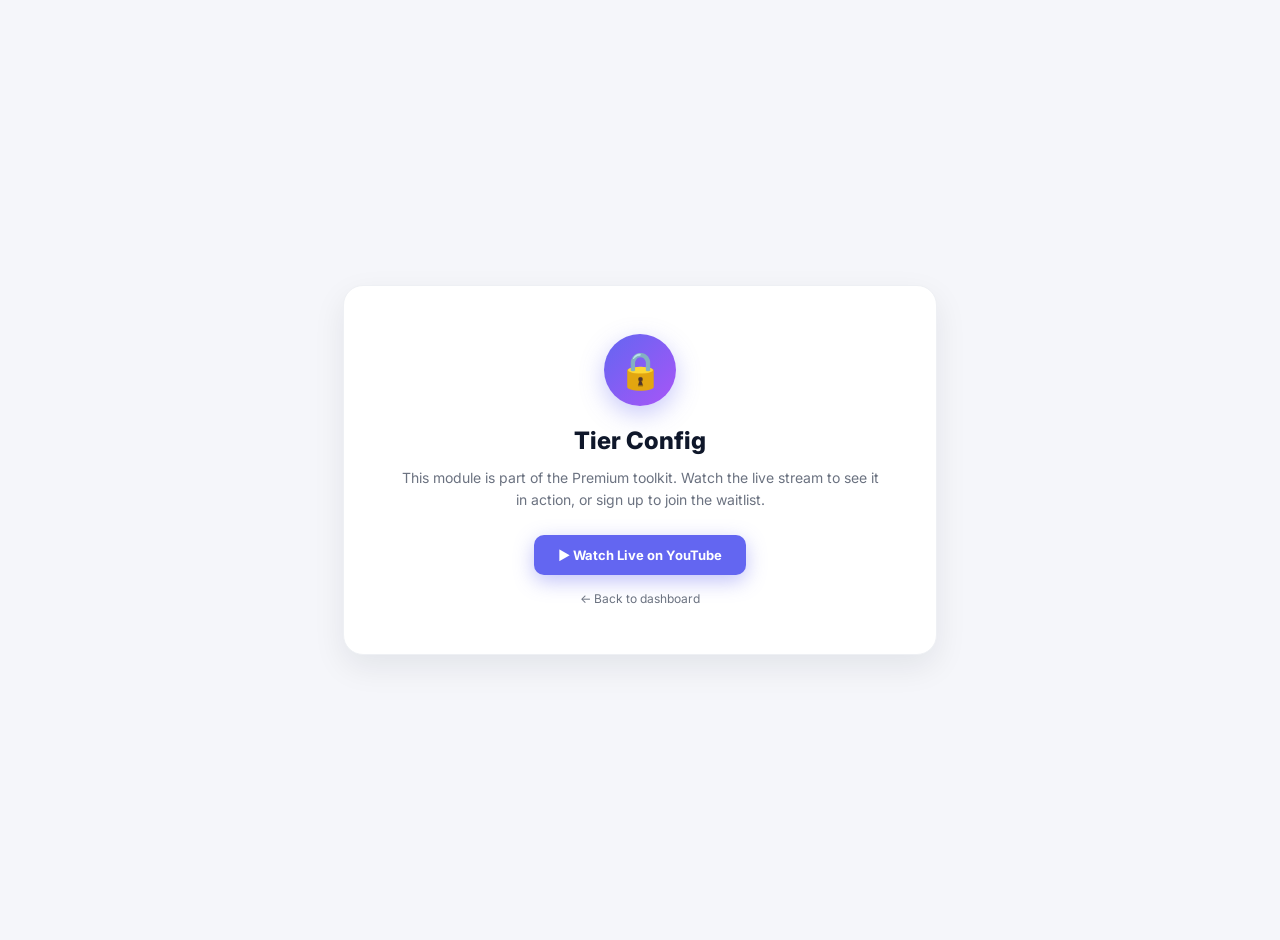
<file: dashboard/ui_kits/stage_gate/index.html>
<!DOCTYPE html><html lang="en"><head><meta http-equiv="Cache-Control" content="no-store, no-cache, must-revalidate"><meta http-equiv="Pragma" content="no-cache"><meta http-equiv="Expires" content="0"><script>(function(){window.__CXG_DATA__={"kpi":{"all":{"count":84,"losses":19,"lr":22.6,"pnl_usd":77.69,"wins":65,"wr":77.4},"month":{"count":84,"losses":19,"lr":22.6,"pnl_usd":77.69,"wins":65,"wr":77.4},"month_label":"04/2026","open_count":8,"prev_month":{"count":0,"losses":0,"lr":0,"pnl_usd":0,"wins":0,"wr":0},"prev_month_label":"03/2026","today":{"count":3,"losses":2,"lr":66.7,"pnl_usd":-43.22,"wins":1,"wr":33.3},"unrealized_usd":-37.28},"positions":{"positions":[{"action":"HOLD","bar_i":0,"direction":"SHORT","entry_price":9.384,"gate_action":"Gate ❌ stage 1: action 3 requires pnl >= 1.0%, current=+0.77%","leveraged_usd":500.0,"live_price":9.312,"opened_at":"2026/04/23 05:26","pair_key":"LINK:1776895200000:1h:1","phase":"phase 1","pnl_live":0.007673,"pnl_pct":0.77,"position_usd":500.0,"prev_phase":"phase 3","sl_pct":-4.5,"sl_progress":17.1,"spark":[0.181,0.139,0.277,0.405,0.256,0.469,0.767],"stage":"stage 1","stop_loss":9.80628,"symbol":"LINK","take_profit":8.58636,"tp_pct":8.5,"tp_progress":9.0,"ts_eval":"2026/04/23 06:32"},{"action":"HOLD","bar_i":2,"direction":"SHORT","entry_price":640.9,"gate_action":"Gate ❌ stage 1: action 3 requires pnl >= 1.0%, current=+0.51%","leveraged_usd":500.0,"live_price":637.63,"opened_at":"2026/04/23 03:25","pair_key":"BNB:1776888000000:1h:1","phase":"phase 3","pnl_live":0.005102,"pnl_pct":0.51,"position_usd":500.0,"prev_phase":"phase 3","sl_pct":-4.5,"sl_progress":11.3,"spark":[-0.203,-0.281,-0.061,-0.094,-0.027,-0.203,0.047,0.139,0.165,0.25,0.312,0.109,0.374,0.51],"stage":"stage 1","stop_loss":669.7405,"symbol":"BNB","take_profit":586.4235,"tp_pct":8.5,"tp_progress":6.0,"ts_eval":"2026/04/23 06:32"},{"action":"HOLD","bar_i":3,"direction":"LONG","entry_price":0.13172,"gate_action":"Gate ❌ stage 1: action 4 disabled — Disabled; rescue gate would require pnl <= 2.5% AND pnl >= -2.0%","leveraged_usd":500.0,"live_price":0.13043,"opened_at":"2026/04/23 02:22","pair_key":"ARB:1776884400000:1h:1","phase":"phase 3","pnl_live":-0.009794,"pnl_pct":-0.98,"position_usd":500.0,"prev_phase":"phase 3","sl_pct":-4.5,"sl_progress":21.8,"spark":[-1.2,-0.858,-0.273,0.304,0.046,0.061,-0.858,-1.032,-0.873,-0.828,-1.04,-0.782,-0.949,-0.979],"stage":"stage 1","stop_loss":0.125793,"symbol":"ARB","take_profit":0.142916,"tp_pct":8.5,"tp_progress":11.5,"ts_eval":"2026/04/23 06:32"},{"action":"HOLD","bar_i":6,"direction":"LONG","entry_price":88.266,"gate_action":"Gate ❌ stage 2: action 4 disabled — Disabled; rescue gate would require pnl >= -0.3%","leveraged_usd":500.0,"live_price":86.89,"opened_at":"2026/04/22 23:12","pair_key":"SOL:1776873600000:1h:1","phase":"phase 7","pnl_live":-0.015589,"pnl_pct":-1.56,"position_usd":500.0,"prev_phase":"phase 3","sl_pct":-4.5,"sl_progress":34.6,"spark":[-1.117,-0.927,-0.895,-0.86,-0.979,-0.851,-1.083,-1.093,-1.003,-1.117,-1.219,-1.14,-1.366,-1.559],"stage":"stage 2","stop_loss":84.29403,"symbol":"SOL","take_profit":95.76861,"tp_pct":8.5,"tp_progress":18.3,"ts_eval":"2026/04/23 06:32"},{"action":"HOLD","bar_i":7,"direction":"LONG","entry_price":2394.04,"gate_action":"Gate ❌ stage 2: action 4 disabled — Disabled; rescue gate would require pnl >= -0.3%","leveraged_usd":500.0,"live_price":2377.11,"opened_at":"2026/04/22 22:26","pair_key":"ETH:1776870000000:1h:1","phase":"phase 3","pnl_live":-0.007072,"pnl_pct":-0.71,"position_usd":500.0,"prev_phase":"phase 3","sl_pct":-4.5,"sl_progress":15.7,"spark":[0.053,0.154,0.405,0.281,0.219,0.345,0.148,0.074,0.066,0.01,-0.084,0.11,-0.25,-0.707],"stage":"stage 2","stop_loss":2286.3082,"symbol":"ETH","take_profit":2597.5334,"tp_pct":8.5,"tp_progress":8.3,"ts_eval":"2026/04/23 06:32"},{"action":"HOLD","bar_i":16,"direction":"LONG","entry_price":9.602,"gate_action":"Gate ❌ ADULT: action 4 requires pnl >= -0.2%, current=-2.40%","leveraged_usd":500.0,"live_price":9.372,"opened_at":"2026/04/22 13:07","pair_key":"AVAX:1776837600000:1h:1","phase":"phase 7","pnl_live":-0.023953,"pnl_pct":-2.4,"position_usd":500.0,"prev_phase":"phase 7","sl_pct":-4.5,"sl_progress":53.2,"spark":[-1.583,-1.364,-1.333,-1.385,-1.531,-1.375,-1.645,-1.677,-1.698,-1.906,-2.104,-1.937,-2.062,-2.395],"stage":"ADULT","stop_loss":9.16991,"symbol":"AVAX","take_profit":10.41817,"tp_pct":8.5,"tp_progress":28.2,"ts_eval":"2026/04/23 06:32"},{"action":"HOLD","bar_i":17,"direction":"LONG","entry_price":9.532,"gate_action":"Gate ❌ ADULT: action 4 requires pnl >= -0.2%, current=-2.31%","leveraged_usd":500.0,"live_price":9.312,"opened_at":"2026/04/22 12:52","pair_key":"LINK:1776834000000:1h:1","phase":"phase 7","pnl_live":-0.02308,"pnl_pct":-2.31,"position_usd":500.0,"prev_phase":"phase 7","sl_pct":-4.5,"sl_progress":51.3,"spark":[-1.553,-1.374,-1.301,-1.353,-1.406,-1.301,-1.605,-1.731,-1.689,-1.825,-1.941,-1.804,-2.014,-2.308],"stage":"ADULT","stop_loss":9.10306,"symbol":"LINK","take_profit":10.34222,"tp_pct":8.5,"tp_progress":27.2,"ts_eval":"2026/04/23 06:32"},{"action":"action 4","bar_i":26,"direction":"SHORT","entry_price":9.299,"gate_action":"Gate ❌ MIDDLE: action 4 requires pnl >= -0.3%, current=-0.79%","leveraged_usd":500.0,"live_price":9.372,"opened_at":"2026/04/22 03:18","pair_key":"AVAX:1776801600000:1h:1","phase":"phase 6","pnl_live":-0.00785,"pnl_pct":-0.79,"position_usd":500.0,"prev_phase":"phase 4","sl_pct":-4.5,"sl_progress":78.5,"spark":[-1.624,-1.85,-1.882,-1.828,-1.678,-1.839,-1.559,-1.527,-1.506,-1.29,-1.086,-1.258,-1.129,-0.785],"stage":"ADULT","stop_loss":9.39199,"symbol":"AVAX","take_profit":8.508585,"tp_pct":8.5,"tp_progress":9.2,"ts_eval":"2026/04/23 06:32"}]},"history":{"trades":[{"direction":"SHORT","entry":0.12737,"exit":0.13381,"hold":"4.8h","pair":"ARB/USDT","pair_key":"ARB:1776862800000:1h:1","pnl_pct":-5.06,"pnl_usd":-25.28,"source":"rulebase","stage":"stage 2","time":"2026/04/23 01:12"},{"direction":"SHORT","entry":0.12816,"exit":0.12698,"hold":"3.0h","pair":"ARB/USDT","pair_key":"ARB:1776848400000:1h:1","pnl_pct":0.92,"pnl_usd":4.6,"source":"rulebase","stage":"stage 1","time":"2026/04/22 19:50"},{"direction":"LONG","entry":386.69,"exit":368.98,"hold":"14.3h","pair":"XMR/USDT","pair_key":"XMR:1776848400000:1h:1","pnl_pct":-4.58,"pnl_usd":-22.9,"source":"rulebase","stage":"ADULT","time":"2026/04/23 06:32"},{"direction":"LONG","entry":87.985,"exit":88.633,"hold":"8.1h","pair":"SOL/USDT","pair_key":"SOL:1776837600000:1h:1","pnl_pct":0.74,"pnl_usd":3.68,"source":"rulebase","stage":"stage 2","time":"2026/04/22 21:31"},{"direction":"LONG","entry":2390.87,"exit":2413.91,"hold":"8.0h","pair":"ETH/USDT","pair_key":"ETH:1776837600000:1h:1","pnl_pct":0.96,"pnl_usd":4.82,"source":"rulebase","stage":"stage 2","time":"2026/04/22 21:21"},{"direction":"LONG","entry":638.84,"exit":651.8,"hold":"9.8h","pair":"BNB/USDT","pair_key":"BNB:1776830400000:1h:1","pnl_pct":2.03,"pnl_usd":10.14,"source":"rulebase","stage":"stage 2","time":"2026/04/22 21:11"},{"direction":"SHORT","entry":9.478,"exit":9.384,"hold":"17.0h","pair":"LINK/USDT","pair_key":"LINK:1776830400000:1h:1","pnl_pct":0.99,"pnl_usd":4.96,"source":"rulebase","stage":"ADULT","time":"2026/04/23 04:22"},{"direction":"LONG","entry":9.535,"exit":9.642,"hold":"1.3h","pair":"AVAX/USDT","pair_key":"AVAX:1776830400000:1h:1","pnl_pct":1.12,"pnl_usd":5.61,"source":"rulebase","stage":"stage 1","time":"2026/04/22 12:39"},{"direction":"LONG","entry":0.12747,"exit":0.12966,"hold":"2.6h","pair":"ARB/USDT","pair_key":"ARB:1776826800000:1h:1","pnl_pct":1.72,"pnl_usd":8.59,"source":"rulebase","stage":"stage 1","time":"2026/04/22 12:39"},{"direction":"SHORT","entry":0.12375,"exit":0.12976,"hold":"8.0h","pair":"ARB/USDT","pair_key":"ARB:1776805200000:1h:1","pnl_pct":-4.86,"pnl_usd":-24.28,"source":"rulebase","stage":"stage 2","time":"2026/04/22 12:19"},{"direction":"SHORT","entry":624.73,"exit":653.23,"hold":"18.2h","pair":"BNB/USDT","pair_key":"BNB:1776798000000:1h:1","pnl_pct":-4.56,"pnl_usd":-22.81,"source":"rulebase","stage":"ADULT","time":"2026/04/22 21:01"},{"direction":"LONG","entry":384.82,"exit":388.51,"hold":"7.8h","pair":"XMR/USDT","pair_key":"XMR:1776798000000:1h:1","pnl_pct":0.96,"pnl_usd":4.79,"source":"rulebase","stage":"stage 2","time":"2026/04/22 10:04"},{"direction":"LONG","entry":379.08,"exit":382.34,"hold":"0.5h","pair":"XMR/USDT","pair_key":"XMR:1776794400000:1h:1","pnl_pct":0.86,"pnl_usd":4.3,"source":"rulebase","stage":"stage 1","time":"2026/04/22 01:44"},{"direction":"LONG","entry":85.86,"exit":87.08,"hold":"11.1h","pair":"SOL/USDT","pair_key":"SOL:1776787200000:1h:1","pnl_pct":1.42,"pnl_usd":7.1,"source":"rulebase","stage":"stage 2","time":"2026/04/22 10:34"},{"direction":"LONG","entry":9.393,"exit":9.461,"hold":"11.1h","pair":"LINK/USDT","pair_key":"LINK:1776787200000:1h:1","pnl_pct":0.72,"pnl_usd":3.62,"source":"rulebase","stage":"stage 2","time":"2026/04/22 10:34"},{"direction":"SHORT","entry":371.65,"exit":389.18,"hold":"10.7h","pair":"XMR/USDT","pair_key":"XMR:1776787200000:1h:1","pnl_pct":-4.72,"pnl_usd":-23.58,"source":"rulebase","stage":"stage 2","time":"2026/04/22 09:55"},{"direction":"SHORT","entry":9.34,"exit":9.196,"hold":"5.8h","pair":"AVAX/USDT","pair_key":"AVAX:1776780000000:1h:1","pnl_pct":1.54,"pnl_usd":7.71,"source":"rulebase","stage":"stage 2","time":"2026/04/22 02:54"},{"direction":"LONG","entry":372.62,"exit":375.94,"hold":"0.8h","pair":"XMR/USDT","pair_key":"XMR:1776776400000:1h:1","pnl_pct":0.89,"pnl_usd":4.45,"source":"rulebase","stage":"stage 1","time":"2026/04/21 21:36"},{"direction":"SHORT","entry":0.12541,"exit":0.12369,"hold":"7.0h","pair":"ARB/USDT","pair_key":"ARB:1776776400000:1h:1","pnl_pct":1.37,"pnl_usd":6.86,"source":"rulebase","stage":"stage 2","time":"2026/04/22 03:04"},{"direction":"LONG","entry":9.44,"exit":9.561,"hold":"14.8h","pair":"AVAX/USDT","pair_key":"AVAX:1776772800000:1h:1","pnl_pct":1.28,"pnl_usd":6.41,"source":"rulebase","stage":"ADULT","time":"2026/04/22 10:24"},{"direction":"LONG","entry":2324.89,"exit":2369.94,"hold":"17.7h","pair":"ETH/USDT","pair_key":"ETH:1776762000000:1h:1","pnl_pct":1.94,"pnl_usd":9.69,"source":"rulebase","stage":"ADULT","time":"2026/04/22 10:14"},{"direction":"LONG","entry":9.404,"exit":9.397,"hold":"5.9h","pair":"LINK/USDT","pair_key":"LINK:1776762000000:1h:1","pnl_pct":-0.07,"pnl_usd":-0.37,"source":"rulebase","stage":"stage 2","time":"2026/04/21 22:24"},{"direction":"LONG","entry":9.37,"exit":9.467,"hold":"2.2h","pair":"AVAX/USDT","pair_key":"AVAX:1776762000000:1h:1","pnl_pct":1.04,"pnl_usd":5.18,"source":"rulebase","stage":"stage 1","time":"2026/04/21 18:42"},{"direction":"LONG","entry":361.89,"exit":369.74,"hold":"1.7h","pair":"XMR/USDT","pair_key":"XMR:1776762000000:1h:1","pnl_pct":2.17,"pnl_usd":10.85,"source":"rulebase","stage":"stage 1","time":"2026/04/21 18:12"},{"direction":"LONG","entry":636.4,"exit":639.2,"hold":"18.1h","pair":"BNB/USDT","pair_key":"BNB:1776762000000:1h:1","pnl_pct":0.44,"pnl_usd":2.2,"source":"rulebase","stage":"ADULT","time":"2026/04/22 10:34"},{"direction":"LONG","entry":354.93,"exit":360.87,"hold":"1.6h","pair":"XMR/USDT","pair_key":"XMR:1776751200000:1h:1","pnl_pct":1.67,"pnl_usd":8.37,"source":"rulebase","stage":"stage 1","time":"2026/04/21 15:04"},{"direction":"SHORT","entry":0.12574,"exit":0.12635,"hold":"6.8h","pair":"ARB/USDT","pair_key":"ARB:1776736800000:1h:1","pnl_pct":-0.49,"pnl_usd":-2.43,"source":"engine","stage":"stage 2","time":"2026/04/21 15:58"},{"direction":"LONG","entry":629.8,"exit":634.8,"hold":"6.8h","pair":"BNB/USDT","pair_key":"BNB:1776736800000:1h:1","pnl_pct":0.79,"pnl_usd":3.97,"source":"rulebase","stage":"stage 2","time":"2026/04/21 15:58"},{"direction":"LONG","entry":9.281,"exit":9.361,"hold":"9.5h","pair":"AVAX/USDT","pair_key":"AVAX:1776726000000:1h:1","pnl_pct":0.86,"pnl_usd":4.31,"source":"rulebase","stage":"stage 2","time":"2026/04/21 15:58"},{"direction":"LONG","entry":2334.27,"exit":2322.42,"hold":"12.6h","pair":"ETH/USDT","pair_key":"ETH:1776715200000:1h:1","pnl_pct":-0.51,"pnl_usd":-2.54,"source":"engine","stage":"ADULT","time":"2026/04/21 15:58"},{"direction":"LONG","entry":9.314,"exit":9.382,"hold":"13.6h","pair":"LINK/USDT","pair_key":"LINK:1776711600000:1h:1","pnl_pct":0.73,"pnl_usd":3.65,"source":"rulebase","stage":"ADULT","time":"2026/04/21 15:58"},{"direction":"LONG","entry":9.311,"exit":9.401,"hold":"2.8h","pair":"AVAX/USDT","pair_key":"AVAX:1776711600000:1h:1","pnl_pct":0.97,"pnl_usd":4.83,"source":"rulebase","stage":"stage 1","time":"2026/04/21 05:07"},{"direction":"LONG","entry":86.062,"exit":85.78,"hold":"21.1h","pair":"SOL/USDT","pair_key":"SOL:1776708000000:1h:1","pnl_pct":-0.33,"pnl_usd":-1.64,"source":"rulebase","stage":"ADULT","time":"2026/04/21 22:24"},{"direction":"LONG","entry":0.12773,"exit":0.12635,"hold":"19.6h","pair":"ARB/USDT","pair_key":"ARB:1776690000000:1h:1","pnl_pct":-1.08,"pnl_usd":-5.4,"source":"engine","stage":"ADULT","time":"2026/04/21 15:58"},{"direction":"LONG","entry":351.92,"exit":354.72,"hold":"16.5h","pair":"XMR/USDT","pair_key":"XMR:1776690000000:1h:1","pnl_pct":0.8,"pnl_usd":3.98,"source":"rulebase","stage":"ADULT","time":"2026/04/21 12:34"},{"direction":"LONG","entry":9.21,"exit":9.273,"hold":"7.3h","pair":"AVAX/USDT","pair_key":"AVAX:1776682800000:1h:1","pnl_pct":0.68,"pnl_usd":3.42,"source":"rulebase","stage":"stage 2","time":"2026/04/21 01:37"},{"direction":"LONG","entry":9.223,"exit":9.293,"hold":"9.2h","pair":"LINK/USDT","pair_key":"LINK:1776675600000:1h:1","pnl_pct":0.76,"pnl_usd":3.79,"source":"rulebase","stage":"stage 2","time":"2026/04/21 01:37"},{"direction":"LONG","entry":84.972,"exit":85.724,"hold":"8.3h","pair":"SOL/USDT","pair_key":"SOL:1776675600000:1h:1","pnl_pct":0.88,"pnl_usd":4.42,"source":"rulebase","stage":"stage 2","time":"2026/04/21 00:37"},{"direction":"LONG","entry":2294.72,"exit":2329.21,"hold":"10.3h","pair":"ETH/USDT","pair_key":"ETH:1776672000000:1h:1","pnl_pct":1.5,"pnl_usd":7.52,"source":"rulebase","stage":"stage 2","time":"2026/04/21 02:17"},{"direction":"LONG","entry":9.157,"exit":9.223,"hold":"1.7h","pair":"AVAX/USDT","pair_key":"AVAX:1776672000000:1h:1","pnl_pct":0.72,"pnl_usd":3.6,"source":"rulebase","stage":"stage 1","time":"2026/04/20 17:29"},{"direction":"LONG","entry":0.12699,"exit":0.12816,"hold":"4.1h","pair":"ARB/USDT","pair_key":"ARB:1776672000000:1h:1","pnl_pct":0.92,"pnl_usd":4.61,"source":"rulebase","stage":"stage 1","time":"2026/04/20 19:45"},{"direction":"LONG","entry":627.1,"exit":629.57,"hold":"16.6h","pair":"BNB/USDT","pair_key":"BNB:1776668400000:1h:1","pnl_pct":0.39,"pnl_usd":1.97,"source":"rulebase","stage":"ADULT","time":"2026/04/21 07:06"},{"direction":"LONG","entry":350.93,"exit":353.55,"hold":"6.1h","pair":"XMR/USDT","pair_key":"XMR:1776657600000:1h:1","pnl_pct":0.75,"pnl_usd":3.73,"source":"rulebase","stage":"stage 2","time":"2026/04/20 18:05"},{"direction":"LONG","entry":83.93,"exit":84.95,"hold":"5.2h","pair":"SOL/USDT","pair_key":"SOL:1776650400000:1h:1","pnl_pct":1.22,"pnl_usd":6.08,"source":"rulebase","stage":"stage 2","time":"2026/04/20 14:35"},{"direction":"LONG","entry":2276.11,"exit":2302.68,"hold":"5.2h","pair":"ETH/USDT","pair_key":"ETH:1776650400000:1h:1","pnl_pct":1.17,"pnl_usd":5.84,"source":"rulebase","stage":"stage 2","time":"2026/04/20 14:35"},{"direction":"LONG","entry":0.12587,"exit":0.12666,"hold":"5.5h","pair":"ARB/USDT","pair_key":"ARB:1776650400000:1h:1","pnl_pct":0.63,"pnl_usd":3.14,"source":"rulebase","stage":"stage 2","time":"2026/04/20 14:35"},{"direction":"LONG","entry":9.149,"exit":9.259,"hold":"5.5h","pair":"LINK/USDT","pair_key":"LINK:1776650400000:1h:1","pnl_pct":1.2,"pnl_usd":6.01,"source":"rulebase","stage":"stage 2","time":"2026/04/20 14:35"},{"direction":"LONG","entry":9.107,"exit":9.242,"hold":"5.5h","pair":"AVAX/USDT","pair_key":"AVAX:1776650400000:1h:1","pnl_pct":1.48,"pnl_usd":7.41,"source":"rulebase","stage":"stage 2","time":"2026/04/20 14:35"},{"direction":"SHORT","entry":619.8,"exit":631.15,"hold":"28.7h","pair":"BNB/USDT","pair_key":"BNB:1776643200000:1h:1","pnl_pct":-1.83,"pnl_usd":-9.16,"source":"engine","stage":"ADULT","time":"2026/04/21 12:14"},{"direction":"SHORT","entry":0.12164,"exit":0.12783,"hold":"8.0h","pair":"ARB/USDT","pair_key":"ARB:1776639600000:1h:1","pnl_pct":-5.09,"pnl_usd":-25.44,"source":"engine","stage":"stage 2","time":"2026/04/20 14:25"},{"direction":"SHORT","entry":9.022,"exit":9.293,"hold":"24.7h","pair":"LINK/USDT","pair_key":"LINK:1776639600000:1h:1","pnl_pct":-3.0,"pnl_usd":-15.02,"source":"engine","stage":"ADULT","time":"2026/04/21 07:02"},{"direction":"SHORT","entry":8.976,"exit":9.393,"hold":"21.8h","pair":"AVAX/USDT","pair_key":"AVAX:1776639600000:1h:1","pnl_pct":-4.65,"pnl_usd":-23.23,"source":"rulebase","stage":"ADULT","time":"2026/04/21 04:07"},{"direction":"SHORT","entry":83.308,"exit":85.34,"hold":"24.8h","pair":"SOL/USDT","pair_key":"SOL:1776639600000:1h:1","pnl_pct":-2.44,"pnl_usd":-12.2,"source":"engine","stage":"ADULT","time":"2026/04/21 07:05"},{"direction":"SHORT","entry":2258.71,"exit":2315.51,"hold":"24.7h","pair":"ETH/USDT","pair_key":"ETH:1776639600000:1h:1","pnl_pct":-2.51,"pnl_usd":-12.57,"source":"engine","stage":"ADULT","time":"2026/04/21 07:02"},{"direction":"SHORT","entry":621.35,"exit":615.58,"hold":"1.9h","pair":"BNB/USDT","pair_key":"BNB:1776632400000:1h:1","pnl_pct":0.93,"pnl_usd":4.64,"source":"rulebase","stage":"stage 1","time":"2026/04/20 06:12"},{"direction":"SHORT","entry":0.12478,"exit":0.12272,"hold":"2.3h","pair":"ARB/USDT","pair_key":"ARB:1776628800000:1h:1","pnl_pct":1.65,"pnl_usd":8.25,"source":"rulebase","stage":"stage 1","time":"2026/04/20 05:32"},{"direction":"SHORT","entry":2296.13,"exit":2261.2,"hold":"2.5h","pair":"ETH/USDT","pair_key":"ETH:1776625200000:1h:1","pnl_pct":1.52,"pnl_usd":7.61,"source":"rulebase","stage":"stage 1","time":"2026/04/20 05:12"},{"direction":"SHORT","entry":344.82,"exit":353.47,"hold":"29.8h","pair":"XMR/USDT","pair_key":"XMR:1776621600000:1h:1","pnl_pct":-2.51,"pnl_usd":-12.54,"source":"engine","stage":"ADULT","time":"2026/04/21 07:02"},{"direction":"SHORT","entry":84.845,"exit":83.64,"hold":"14.1h","pair":"SOL/USDT","pair_key":"SOL:1776585600000:1h:1","pnl_pct":1.42,"pnl_usd":7.1,"source":"rulebase","stage":"ADULT","time":"2026/04/20 05:32"},{"direction":"SHORT","entry":0.1253,"exit":0.12406,"hold":"10.1h","pair":"ARB/USDT","pair_key":"ARB:1776582000000:1h:1","pnl_pct":0.99,"pnl_usd":4.95,"source":"rulebase","stage":"stage 2","time":"2026/04/20 01:02"},{"direction":"SHORT","entry":9.178,"exit":9.05,"hold":"14.6h","pair":"LINK/USDT","pair_key":"LINK:1776582000000:1h:1","pnl_pct":1.39,"pnl_usd":6.97,"source":"rulebase","stage":"ADULT","time":"2026/04/20 05:32"},{"direction":"SHORT","entry":9.205,"exit":9.013,"hold":"14.6h","pair":"AVAX/USDT","pair_key":"AVAX:1776582000000:1h:1","pnl_pct":2.09,"pnl_usd":10.43,"source":"rulebase","stage":"ADULT","time":"2026/04/20 05:32"},{"direction":"SHORT","entry":2316.74,"exit":2294.02,"hold":"10.9h","pair":"ETH/USDT","pair_key":"ETH:1776582000000:1h:1","pnl_pct":0.98,"pnl_usd":4.9,"source":"rulebase","stage":"stage 2","time":"2026/04/20 01:52"},{"direction":"LONG","entry":352.92,"exit":352.35,"hold":"22.2h","pair":"XMR/USDT","pair_key":"XMR:1776574800000:1h:1","pnl_pct":-0.16,"pnl_usd":-0.81,"source":"rulebase","stage":"ADULT","time":"2026/04/20 10:55"},{"direction":"SHORT","entry":2330.36,"exit":2313.97,"hold":"2.5h","pair":"ETH/USDT","pair_key":"ETH:1776574800000:1h:1","pnl_pct":0.7,"pnl_usd":3.52,"source":"rulebase","stage":"stage 1","time":"2026/04/19 14:43"},{"direction":"SHORT","entry":623.8,"exit":621.9,"hold":"16.9h","pair":"BNB/USDT","pair_key":"BNB:1776567600000:1h:1","pnl_pct":0.3,"pnl_usd":1.52,"source":"rulebase","stage":"ADULT","time":"2026/04/20 03:32"},{"direction":"SHORT","entry":9.222,"exit":9.163,"hold":"4.9h","pair":"LINK/USDT","pair_key":"LINK:1776564000000:1h:1","pnl_pct":0.64,"pnl_usd":3.2,"source":"rulebase","stage":"stage 2","time":"2026/04/19 14:43"},{"direction":"SHORT","entry":9.315,"exit":9.208,"hold":"6.8h","pair":"AVAX/USDT","pair_key":"AVAX:1776560400000:1h:1","pnl_pct":1.15,"pnl_usd":5.74,"source":"rulebase","stage":"stage 2","time":"2026/04/19 14:53"},{"direction":"SHORT","entry":630.0,"exit":623.74,"hold":"2.5h","pair":"BNB/USDT","pair_key":"BNB:1776560400000:1h:1","pnl_pct":0.99,"pnl_usd":4.97,"source":"rulebase","stage":"stage 1","time":"2026/04/19 10:33"},{"direction":"SHORT","entry":86.09,"exit":84.9,"hold":"7.2h","pair":"SOL/USDT","pair_key":"SOL:1776560400000:1h:1","pnl_pct":1.38,"pnl_usd":6.91,"source":"rulebase","stage":"stage 2","time":"2026/04/19 15:13"},{"direction":"LONG","entry":0.1288,"exit":0.12199,"hold":"23.4h","pair":"ARB/USDT","pair_key":"ARB:1776553200000:1h:1","pnl_pct":-5.29,"pnl_usd":-26.44,"source":"engine","stage":"ADULT","time":"2026/04/20 05:22"},{"direction":"LONG","entry":350.34,"exit":352.76,"hold":"7.9h","pair":"XMR/USDT","pair_key":"XMR:1776546000000:1h:1","pnl_pct":0.69,"pnl_usd":3.45,"source":"rulebase","stage":"stage 2","time":"2026/04/19 12:41"},{"direction":"SHORT","entry":0.12647,"exit":0.12489,"hold":"11.0h","pair":"ARB/USDT","pair_key":"ARB:1776542400000:1h:1","pnl_pct":1.25,"pnl_usd":6.25,"source":"rulebase","stage":"stage 2","time":"2026/04/19 14:43"},{"direction":"SHORT","entry":9.398,"exit":9.294,"hold":"11.6h","pair":"AVAX/USDT","pair_key":"AVAX:1776513600000:1h:1","pnl_pct":1.11,"pnl_usd":5.53,"source":"rulebase","stage":"ADULT","time":"2026/04/19 07:52"},{"direction":"SHORT","entry":86.79,"exit":86.07,"hold":"11.8h","pair":"SOL/USDT","pair_key":"SOL:1776513600000:1h:1","pnl_pct":0.83,"pnl_usd":4.15,"source":"rulebase","stage":"ADULT","time":"2026/04/19 08:02"},{"direction":"SHORT","entry":0.12874,"exit":0.12664,"hold":"8.3h","pair":"ARB/USDT","pair_key":"ARB:1776510000000:1h:1","pnl_pct":1.63,"pnl_usd":8.16,"source":"rulebase","stage":"stage 2","time":"2026/04/19 03:32"},{"direction":"SHORT","entry":9.404,"exit":9.224,"hold":"14.5h","pair":"LINK/USDT","pair_key":"LINK:1776510000000:1h:1","pnl_pct":1.91,"pnl_usd":9.57,"source":"rulebase","stage":"ADULT","time":"2026/04/19 09:42"},{"direction":"SHORT","entry":2356.17,"exit":2331.76,"hold":"16.8h","pair":"ETH/USDT","pair_key":"ETH:1776510000000:1h:1","pnl_pct":1.04,"pnl_usd":5.18,"source":"rulebase","stage":"ADULT","time":"2026/04/19 12:01"},{"direction":"SHORT","entry":0.12875,"exit":0.12828,"hold":"1.3h","pair":"ARB/USDT","pair_key":"ARB:1776502800000:1h:1","pnl_pct":0.37,"pnl_usd":1.83,"source":"rulebase","stage":"stage 1","time":"2026/04/18 19:00"},{"direction":"SHORT","entry":9.426,"exit":9.402,"hold":"2.2h","pair":"AVAX/USDT","pair_key":"AVAX:1776502800000:1h:1","pnl_pct":0.25,"pnl_usd":1.27,"source":"rulebase","stage":"stage 1","time":"2026/04/18 19:51"},{"direction":"SHORT","entry":347.69,"exit":347.51,"hold":"29.9h","pair":"XMR/USDT","pair_key":"XMR:1776502800000:1h:1","pnl_pct":0.05,"pnl_usd":0.26,"source":"rulebase","stage":"ADULT","time":"2026/04/19 23:32"},{"direction":"SHORT","entry":635.4,"exit":629.8,"hold":"14.9h","pair":"BNB/USDT","pair_key":"BNB:1776502800000:1h:1","pnl_pct":0.88,"pnl_usd":4.41,"source":"rulebase","stage":"ADULT","time":"2026/04/19 08:02"},{"direction":"SHORT","entry":87.583,"exit":86.75,"hold":"2.0h","pair":"SOL/USDT","pair_key":"SOL:1776502800000:1h:1","pnl_pct":0.95,"pnl_usd":4.76,"source":"rulebase","stage":"stage 1","time":"2026/04/18 19:10"},{"direction":"SHORT","entry":2375.02,"exit":2353.24,"hold":"1.9h","pair":"ETH/USDT","pair_key":"ETH:1776502800000:1h:1","pnl_pct":0.92,"pnl_usd":4.59,"source":"rulebase","stage":"stage 1","time":"2026/04/18 19:00"}]},"scanner":{"count":14,"scanner":[{"bias":"SHORT","breakdown":{"_signal_sum":0.191,"_comp_3_raw":0.162,"_comp_2_raw":0.419,"_comp_1_raw":0.397,"comp_9":-0.0,"comp_10":0.037,"comp_8":0.355,"comp_6":0.079,"comp_7":0.171,"comp_3":0.514,"comp_2":0.101,"comp_5":0.459,"comp_1":0.092,"comp_4":-0.067},"clean_pass":true,"clean_reason":"clean_pass","coin":"LINK","components":{"cohort":0.151,"edge":0.166,"macro":0.161,"memory":0.534,"tick":-0.086},"consensus":"D****","decided_at":"2026-04-22T23:28:02Z","decision":"SKIP_DUPLICATE","display_decision":"ENTER_FULL","entry":9.353,"id":"LINK_SHORT","pos_id":null,"reasoning":"private data","scanner_reason":"score>=strong:0.80","scanner_thresholds":{"normal":0.65,"strong":0.8,"weak":0.55},"scenario":"V****","score":0.881,"simulated_should_enter":true,"skip_reason":"S****","source_decision_id":7239,"sym":"LINK/USDT","tk":"link","ts":"2026/04/23 06:28","verdict":"PASS"},{"bias":"SHORT","breakdown":{"_signal_sum":-0.316,"_comp_3_raw":-0.12,"_comp_2_raw":-0.107,"_comp_1_raw":-0.546,"comp_9":-0.428,"comp_10":-0.218,"comp_8":-0.218,"comp_6":-0.431,"comp_7":-0.168,"comp_3":-0.545,"comp_2":-0.385,"comp_5":-0.161,"comp_1":-0.177,"comp_4":-0.501},"clean_pass":false,"clean_reason":"unclean:comp_10:-0.020","coin":"XMR","components":{"cohort":0.078,"edge":-0.314,"macro":-0.524,"memory":-0.23,"tick":-0.342},"consensus":"D****","decided_at":"2026-04-22T23:28:02Z","decision":"WEAK_SIGNAL","display_decision":"WATCH","entry":373.35,"id":"XMR_SHORT","pos_id":null,"reasoning":"private data","scanner_reason":"downgrade_unclean_pass:unclean:comp_10:-0.020","scanner_thresholds":{"normal":0.75,"strong":0.85,"weak":0.65},"scenario":"V****","score":0.192,"simulated_should_enter":false,"skip_reason":"U****","source_decision_id":7235,"sym":"XMR/USDT","tk":"xmr","ts":"2026/04/23 06:28","verdict":"REJECT"},{"bias":"SHORT","breakdown":{"_signal_sum":-0.246,"_comp_3_raw":0.187,"_comp_2_raw":-0.013,"_comp_1_raw":-0.052,"comp_9":0.224,"comp_10":-0.128,"comp_8":-0.147,"comp_6":0.091,"comp_7":0.314,"comp_3":-0.178,"comp_2":0.198,"comp_5":0.307,"comp_1":-0.007,"comp_4":0.297},"clean_pass":true,"clean_reason":"clean_pass","coin":"BNB","components":{"cohort":0.073,"edge":-0.295,"macro":-0.256,"memory":-0.096,"tick":0.199},"consensus":"D****","decided_at":"2026-04-22T23:28:02Z","decision":"SKIP_DUPLICATE","display_decision":"ENTER_FULL","entry":639.7,"id":"BNB_SHORT","pos_id":null,"reasoning":"private data","scanner_reason":"score>=strong:0.80","scanner_thresholds":{"normal":0.65,"strong":0.8,"weak":0.55},"scenario":"V****","score":0.705,"simulated_should_enter":true,"skip_reason":"S****","source_decision_id":7233,"sym":"BNB/USDT","tk":"bnb","ts":"2026/04/23 06:28","verdict":"WATCH"},{"bias":"SHORT","breakdown":{"_signal_sum":-0.068,"_comp_3_raw":-0.156,"_comp_2_raw":-0.124,"_comp_1_raw":-0.052,"comp_9":0.224,"comp_10":-0.042,"comp_8":-0.141,"comp_6":0.078,"comp_7":0.324,"comp_3":0.302,"comp_2":0.071,"comp_5":0.293,"comp_1":0.316,"comp_4":0.221},"clean_pass":false,"clean_reason":"unclean:comp_10:-0.040","coin":"SOL","components":{"cohort":0.199,"edge":0.165,"macro":0.053,"memory":-0.195,"tick":0.103},"consensus":"D****","decided_at":"2026-04-22T23:28:02Z","decision":"WEAK_SIGNAL","display_decision":"WATCH","entry":87.183,"id":"SOL_SHORT","pos_id":null,"reasoning":"private data","scanner_reason":"downgrade_unclean_pass:unclean:comp_10:-0.040","scanner_thresholds":{"normal":0.75,"strong":0.85,"weak":0.65},"scenario":"V****","score":0.688,"simulated_should_enter":false,"skip_reason":"U****","source_decision_id":7231,"sym":"SOL/USDT","tk":"sol","ts":"2026/04/23 06:28","verdict":"WATCH"},{"bias":"LONG","breakdown":{"_signal_sum":0.169,"_comp_3_raw":0.146,"_comp_2_raw":-0.075,"_comp_1_raw":0.206,"comp_9":0.035,"comp_10":0.139,"comp_8":-0.138,"comp_6":-0.119,"comp_7":0.274,"comp_3":-0.112,"comp_2":-0.283,"comp_5":-0.016,"comp_1":-0.198,"comp_4":-0.167},"clean_pass":false,"clean_reason":"unclean:comp_8:-0.050,comp_9:-0.040","coin":"ETH","components":{"cohort":-0.062,"edge":-0.006,"macro":0.183,"memory":0.093,"tick":-0.289},"consensus":"D****","decided_at":"2026-04-22T23:28:02Z","decision":"SKIP_DUPLICATE","display_decision":"WATCH","entry":2394.34,"id":"ETH_LONG","pos_id":null,"reasoning":"private data","scanner_reason":"downgrade_unclean_pass:unclean:comp_8:-0.050,comp_9:-0.040","scanner_thresholds":{"normal":0.65,"strong":0.8,"weak":0.55},"scenario":"V****","score":0.652,"simulated_should_enter":false,"skip_reason":"S****","source_decision_id":7228,"sym":"ETH/USDT","tk":"eth","ts":"2026/04/23 06:28","verdict":"WATCH"},{"bias":"LONG","breakdown":{"_signal_sum":0.049,"_comp_3_raw":0.025,"_comp_2_raw":-0.021,"_comp_1_raw":-0.038,"comp_9":-0.401,"comp_10":-0.071,"comp_8":-0.141,"comp_6":-0.285,"comp_7":0.053,"comp_3":-0.391,"comp_2":-0.031,"comp_5":-0.484,"comp_1":-0.233,"comp_4":-0.425},"clean_pass":false,"clean_reason":"unclean:comp_8:-0.110","coin":"ARB","components":{"cohort":-0.413,"edge":-0.044,"macro":-0.145,"memory":-0.138,"tick":-0.384},"consensus":"D****","decided_at":"2026-04-22T23:28:02Z","decision":"SKIP_DUPLICATE","display_decision":"WATCH","entry":0.13093,"id":"ARB_LONG","pos_id":null,"reasoning":"private data","scanner_reason":"downgrade_unclean_pass:unclean:comp_8:-0.110","scanner_thresholds":{"normal":0.65,"strong":0.8,"weak":0.55},"scenario":"V****","score":0.047,"simulated_should_enter":false,"skip_reason":"S****","source_decision_id":7240,"sym":"ARB/USDT","tk":"arb","ts":"2026/04/23 06:28","verdict":"REJECT"},{"bias":"SHORT","breakdown":{"_signal_sum":0.474,"_comp_3_raw":0.254,"_comp_2_raw":0.441,"_comp_1_raw":0.466,"comp_9":-0.031,"comp_10":0.257,"comp_8":0.014,"comp_6":0.019,"comp_7":0.397,"comp_3":0.114,"comp_2":0.036,"comp_5":0.238,"comp_1":-0.09,"comp_4":0.201},"clean_pass":false,"clean_reason":"unclean:comp_1:-0.138,comp_10:-0.090","coin":"AVAX","components":{"cohort":-0.007,"edge":0.429,"macro":0.532,"memory":0.503,"tick":0.514},"consensus":"M****","decided_at":"2026-04-22T23:28:02Z","decision":"SKIP_DUPLICATE","display_decision":"WATCH","entry":9.411,"id":"AVAX_SHORT","pos_id":null,"reasoning":"private data","scanner_reason":"score>=weak:0.55","scanner_thresholds":{"normal":0.65,"strong":0.8,"weak":0.55},"scenario":"","score":0.876,"simulated_should_enter":false,"skip_reason":"S****","source_decision_id":7237,"sym":"AVAX/USDT","tk":"avax","ts":"2026/04/23 06:28","verdict":"PASS"},{"bias":"SHORT","breakdown":{"_signal_sum":-0.035,"_comp_3_raw":-0.176,"_comp_2_raw":-0.187,"_comp_1_raw":0.034,"comp_9":-0.002,"comp_10":0.331,"comp_8":-0.019,"comp_6":0.138,"comp_7":0.168,"comp_3":0.228,"comp_2":-0.179,"comp_5":0.321,"comp_1":0.145,"comp_4":0.254},"clean_pass":false,"clean_reason":"unclean:comp_1:-0.020,comp_2:-0.120,comp_3:-0.152,comp_4:-0.100","coin":"ARB","components":{"cohort":0.205,"edge":0.192,"macro":0.209,"memory":-0.076,"tick":0.012},"consensus":"O****","decided_at":"2026-04-22T23:28:02Z","decision":"SKIP_OPPOSITE_TREND","display_decision":"REJECT","entry":0.13093,"id":"ARB_SHORT","pos_id":null,"reasoning":"private data","scanner_reason":"reject_scenario:V0_reject_opposite_virtual_dominant","scanner_thresholds":{"normal":0.65,"strong":0.8,"weak":0.55},"scenario":"V****","score":0.636,"simulated_should_enter":false,"skip_reason":"S****","source_decision_id":7241,"sym":"ARB/USDT","tk":"arb","ts":"2026/04/23 06:28","verdict":"WATCH"},{"bias":"LONG","breakdown":{"_signal_sum":-0.134,"_comp_3_raw":-0.353,"_comp_2_raw":-0.197,"_comp_1_raw":-0.442,"comp_9":0.038,"comp_10":-0.305,"comp_8":-0.405,"comp_6":-0.416,"comp_7":-0.007,"comp_3":-0.269,"comp_2":0.079,"comp_5":-0.414,"comp_1":-0.13,"comp_4":-0.051},"clean_pass":false,"clean_reason":"unclean:comp_1:-0.259,comp_3:-0.100,comp_6:-0.158,comp_8:-0.090,comp_9:-0.040,comp_10:-0.090","coin":"AVAX","components":{"cohort":-0.503,"edge":-0.271,"macro":-0.402,"memory":-0.468,"tick":-0.497},"consensus":"M****","decided_at":"2026-04-22T23:28:02Z","decision":"SKIP_DUPLICATE","display_decision":"REJECT","entry":9.411,"id":"AVAX_LONG","pos_id":null,"reasoning":"private data","scanner_reason":"score<threshold:0.55","scanner_thresholds":{"normal":0.65,"strong":0.8,"weak":0.55},"scenario":"","score":0.237,"simulated_should_enter":false,"skip_reason":"S****","source_decision_id":7236,"sym":"AVAX/USDT","tk":"avax","ts":"2026/04/23 06:28","verdict":"REJECT"},{"bias":"SHORT","breakdown":{"_signal_sum":-0.158,"_comp_3_raw":0.142,"_comp_2_raw":0.069,"_comp_1_raw":-0.151,"comp_9":-0.286,"comp_10":-0.217,"comp_8":0.256,"comp_6":-0.232,"comp_7":-0.171,"comp_3":-0.035,"comp_2":-0.265,"comp_5":-0.076,"comp_1":-0.029,"comp_4":-0.298},"clean_pass":false,"clean_reason":"unclean:comp_1:-0.143,comp_2:-0.078,comp_3:-0.205,comp_4:-0.100,comp_5:-0.080,comp_6:-0.116,comp_10:-0.090","coin":"ETH","components":{"cohort":0.298,"edge":0.26,"macro":0.265,"memory":-0.178,"tick":0.224},"consensus":"O****","decided_at":"2026-04-22T23:28:02Z","decision":"SKIP_OPPOSITE_TREND","display_decision":"REJECT","entry":2394.34,"id":"ETH_SHORT","pos_id":null,"reasoning":"private data","scanner_reason":"reject_scenario:E16_reject_past_pattern_poor","scanner_thresholds":{"normal":0.65,"strong":0.8,"weak":0.55},"scenario":"E****","score":0.679,"simulated_should_enter":false,"skip_reason":"S****","source_decision_id":7229,"sym":"ETH/USDT","tk":"eth","ts":"2026/04/23 06:28","verdict":"WATCH"},{"bias":"LONG","breakdown":{"_signal_sum":0.28,"_comp_3_raw":0.316,"_comp_2_raw":0.167,"_comp_1_raw":0.172,"comp_9":-0.234,"comp_10":-0.232,"comp_8":-0.045,"comp_6":-0.024,"comp_7":0.288,"comp_3":-0.264,"comp_2":0.032,"comp_5":0.035,"comp_1":-0.279,"comp_4":0.125},"clean_pass":false,"clean_reason":"unclean:comp_1:-0.054,comp_2:-0.164,comp_3:-0.229,comp_4:-0.100,comp_5:-0.017,comp_6:-0.032,comp_8:-0.120,comp_9:-0.040,comp_10:-0.040","coin":"SOL","components":{"cohort":-0.004,"edge":0.158,"macro":-0.197,"memory":0.294,"tick":0.001},"consensus":"O****","decided_at":"2026-04-22T23:28:02Z","decision":"SKIP_DUPLICATE","display_decision":"REJECT","entry":87.183,"id":"SOL_LONG","pos_id":null,"reasoning":"private data","scanner_reason":"reject_scenario:E16_reject_past_pattern_poor","scanner_thresholds":{"normal":0.65,"strong":0.8,"weak":0.55},"scenario":"E****","score":0.576,"simulated_should_enter":false,"skip_reason":"S****","source_decision_id":7230,"sym":"SOL/USDT","tk":"sol","ts":"2026/04/23 06:28","verdict":"WATCH"},{"bias":"LONG","breakdown":{"_signal_sum":-0.446,"_comp_3_raw":-0.124,"_comp_2_raw":-0.126,"_comp_1_raw":0.044,"comp_9":0.012,"comp_10":-0.383,"comp_8":-0.335,"comp_6":-0.377,"comp_7":0.043,"comp_3":-0.196,"comp_2":-0.095,"comp_5":-0.528,"comp_1":-0.039,"comp_4":-0.226},"clean_pass":false,"clean_reason":"unclean:comp_1:-0.072,comp_2:-0.220,comp_3:-0.260,comp_4:-0.100,comp_5:-0.067,comp_6:-0.032,comp_8:-0.090,comp_10:-0.040","coin":"BNB","components":{"cohort":-0.181,"edge":-0.525,"macro":-0.443,"memory":-0.346,"tick":-0.511},"consensus":"O****","decided_at":"2026-04-22T23:28:02Z","decision":"SKIP_OPPOSITE_TREND","display_decision":"REJECT","entry":639.7,"id":"BNB_LONG","pos_id":null,"reasoning":"private data","scanner_reason":"reject_scenario:E16_reject_past_pattern_poor","scanner_thresholds":{"normal":0.65,"strong":0.8,"weak":0.55},"scenario":"E****","score":0.487,"simulated_should_enter":false,"skip_reason":"S****","source_decision_id":7232,"sym":"BNB/USDT","tk":"bnb","ts":"2026/04/23 06:28","verdict":"REJECT"},{"bias":"LONG","breakdown":{"_signal_sum":-0.007,"_comp_3_raw":0.087,"_comp_2_raw":0.049,"_comp_1_raw":-0.389,"comp_9":-0.122,"comp_10":-0.382,"comp_8":0.052,"comp_6":0.063,"comp_7":-0.465,"comp_3":-0.462,"comp_2":-0.062,"comp_5":-0.144,"comp_1":-0.349,"comp_4":-0.051},"clean_pass":false,"clean_reason":"unclean:comp_1:-0.262,comp_2:-0.156,comp_3:-0.260,comp_4:-0.100,comp_5:-0.080,comp_6:-0.180,comp_8:-0.090,comp_10:-0.090","coin":"LINK","components":{"cohort":-0.33,"edge":-0.129,"macro":0.023,"memory":-0.535,"tick":-0.347},"consensus":"O****","decided_at":"2026-04-22T23:28:02Z","decision":"SKIP_DUPLICATE","display_decision":"REJECT","entry":9.353,"id":"LINK_LONG","pos_id":null,"reasoning":"private data","scanner_reason":"reject_scenario:E16_reject_past_pattern_poor","scanner_thresholds":{"normal":0.65,"strong":0.8,"weak":0.55},"scenario":"E****","score":0.302,"simulated_should_enter":false,"skip_reason":"S****","source_decision_id":7238,"sym":"LINK/USDT","tk":"link","ts":"2026/04/23 06:28","verdict":"REJECT"},{"bias":"LONG","breakdown":{"_signal_sum":0.092,"_comp_3_raw":-0.3,"_comp_2_raw":-0.55,"_comp_1_raw":-0.276,"comp_9":-0.224,"comp_10":-0.093,"comp_8":-0.24,"comp_6":-0.209,"comp_7":0.077,"comp_3":-0.417,"comp_2":-0.277,"comp_5":0.075,"comp_1":-0.422,"comp_4":-0.226},"clean_pass":false,"clean_reason":"unclean:comp_1:-0.280,comp_2:-0.161,comp_3:-0.260,comp_4:-0.100,comp_5:-0.080,comp_6:-0.180,comp_8:-0.090,comp_10:-0.090","coin":"XMR","components":{"cohort":-0.412,"edge":-0.162,"macro":-0.154,"memory":-0.175,"tick":0.091},"consensus":"O****","decided_at":"2026-04-22T23:28:02Z","decision":"SKIP_DUPLICATE","display_decision":"REJECT","entry":373.35,"id":"XMR_LONG","pos_id":null,"reasoning":"private data","scanner_reason":"reject_scenario:E16_reject_past_pattern_poor","scanner_thresholds":{"normal":0.65,"strong":0.8,"weak":0.55},"scenario":"E****","score":0.154,"simulated_should_enter":false,"skip_reason":"S****","source_decision_id":7234,"sym":"XMR/USDT","tk":"xmr","ts":"2026/04/23 06:28","verdict":"REJECT"}],"today_counts":{"pass":41,"reject":208,"scanning":364,"watch":115},"today_series":{"pass":[1,3,5,5,6,8,9,11,13,14,15,17,19,21,22,23,24,26,27,28,31,32,33,35,36,38,38,39,41],"reject":[10,18,26,34,41,48,55,63,70,77,77,85,93,102,111,111,120,129,137,146,154,162,170,177,177,185,193,201,208],"scanning":[14,28,42,56,70,84,98,112,126,139,140,154,168,182,195,196,210,224,238,252,266,280,294,307,308,322,336,350,364],"watch":[3,7,11,17,23,28,34,38,43,48,48,52,56,59,62,62,66,69,74,78,81,86,91,95,95,99,105,110,115]},"_pass_count":2},"pending":{"pending":[],"_locked":true,"message":"🔒 Private Access"},"ehistory":{"history":[],"_locked":true,"message":"🔒 Private Access"},"bots":{"bots":[{"allocation_label":"2 / 2 directions","allocation_pct":100,"allow_long":true,"allow_short":true,"allowed_dirs":["LONG","SHORT"],"bot_name":"ETH xBot","closed_24h":2,"coin":"ETH","last_action":"","last_action_ts":"","live_pnl":-3.5358640624216466,"losses_24h":0,"open_positions":1,"pair":"ETH/USDT","profit_24h":14.506960159172205,"ready_exchanges":0,"running_dirs":[],"status":"stopped","status_label":"Stopped","strategy":"Tier A Mirror","trades_24h":2,"win_rate":100.0,"wins_24h":2},{"allocation_label":"2 / 2 directions","allocation_pct":100,"allow_long":true,"allow_short":true,"allowed_dirs":["LONG","SHORT"],"bot_name":"SOL xBot","closed_24h":2,"coin":"SOL","last_action":"","last_action_ts":"","live_pnl":-7.794620805293118,"losses_24h":0,"open_positions":1,"pair":"SOL/USDT","profit_24h":10.787034737050488,"ready_exchanges":0,"running_dirs":[],"status":"stopped","status_label":"Stopped","strategy":"Tier A Mirror","trades_24h":2,"win_rate":100.0,"wins_24h":2},{"allocation_label":"2 / 2 directions","allocation_pct":100,"allow_long":true,"allow_short":true,"allowed_dirs":["LONG","SHORT"],"bot_name":"BNB xBot","closed_24h":3,"coin":"BNB","last_action":"","last_action_ts":"","live_pnl":2.551100015603044,"losses_24h":1,"open_positions":1,"pair":"BNB/USDT","profit_24h":-10.466594678864373,"ready_exchanges":0,"running_dirs":[],"status":"stopped","status_label":"Stopped","strategy":"Tier A Mirror","trades_24h":2,"win_rate":66.66666666666666,"wins_24h":2},{"allocation_label":"2 / 2 directions","allocation_pct":100,"allow_long":true,"allow_short":true,"allowed_dirs":["LONG","SHORT"],"bot_name":"XMR xBot","closed_24h":3,"coin":"XMR","last_action":"","last_action_ts":"","live_pnl":0.0,"losses_24h":2,"open_positions":0,"pair":"XMR/USDT","profit_24h":-41.68904807133975,"ready_exchanges":0,"running_dirs":[],"status":"stopped","status_label":"Stopped","strategy":"Tier A Mirror","trades_24h":1,"win_rate":33.33333333333333,"wins_24h":1},{"allocation_label":"2 / 2 directions","allocation_pct":100,"allow_long":true,"allow_short":true,"allowed_dirs":["LONG","SHORT"],"bot_name":"AVAX xBot","closed_24h":2,"coin":"AVAX","last_action":"","last_action_ts":"","live_pnl":-15.901824769049416,"losses_24h":0,"open_positions":2,"pair":"AVAX/USDT","profit_24h":12.019805489143465,"ready_exchanges":0,"running_dirs":[],"status":"stopped","status_label":"Stopped","strategy":"Tier A Mirror","trades_24h":2,"win_rate":100.0,"wins_24h":2},{"allocation_label":"2 / 2 directions","allocation_pct":100,"allow_long":true,"allow_short":true,"allowed_dirs":["LONG","SHORT"],"bot_name":"LINK xBot","closed_24h":2,"coin":"LINK","last_action":"","last_action_ts":"","live_pnl":-7.703758399489978,"losses_24h":0,"open_positions":2,"pair":"LINK/USDT","profit_24h":8.578568888888238,"ready_exchanges":0,"running_dirs":[],"status":"stopped","status_label":"Stopped","strategy":"Tier A Mirror","trades_24h":3,"win_rate":100.0,"wins_24h":2},{"allocation_label":"2 / 2 directions","allocation_pct":100,"allow_long":true,"allow_short":true,"allowed_dirs":["LONG","SHORT"],"bot_name":"ARB xBot","closed_24h":4,"coin":"ARB","last_action":"","last_action_ts":"","live_pnl":-4.896750683267587,"losses_24h":2,"open_positions":1,"pair":"ARB/USDT","profit_24h":-36.369629616171125,"ready_exchanges":0,"running_dirs":[],"status":"stopped","status_label":"Stopped","strategy":"Tier A Mirror","trades_24h":4,"win_rate":50.0,"wins_24h":2}],"ok":true,"summary":{"active_bots":0,"enabled_exchanges":0,"losses_24h":5,"losses_all":19,"total_bots":7,"total_closed_all":84,"total_profit_24h":-42.632903092120856,"total_profit_realized":77.69451943681742,"total_trades_24h":16,"win_rate_24h":72.22222222222221,"win_rate_all":77.38095238095238,"wins_24h":13,"wins_all":65}},"exchanges":{"catalog":[{"brand_bg":"rgba(243,186,47,0.14)","brand_border":"rgba(243,186,47,0.32)","brand_hex":"#F3BA2F","id":"binance","label":"Wallet","logo_url":"https://cdn.simpleicons.org/binance/F3BA2F"},{"brand_bg":"rgba(0,82,255,0.14)","brand_border":"rgba(0,82,255,0.28)","brand_hex":"#0052FF","id":"coinbase","label":"Wallet","logo_url":"https://cdn.simpleicons.org/coinbase/0052FF"}],"connected_count":0,"count":2,"enabled_count":0,"exchanges":[{"account_label":"Main Account","api_key":"***","api_secret":"***","brand_bg":"rgba(243,186,47,0.14)","brand_border":"rgba(243,186,47,0.32)","brand_hex":"#F3BA2F","connected":false,"has_api_key":false,"has_api_secret":false,"id":"binance","label":"Wallet","last_sync_at":"","logo_url":"https://cdn.simpleicons.org/binance/F3BA2F","masked_api_key":"","permissions":["Read","Trade"],"permissions_label":"Read, Trade"},{"account_label":"Main Account","api_key":"***","api_secret":"***","brand_bg":"rgba(0,82,255,0.14)","brand_border":"rgba(0,82,255,0.28)","brand_hex":"#0052FF","connected":false,"has_api_key":false,"has_api_secret":false,"id":"coinbase","label":"Wallet","last_sync_at":"","logo_url":"https://cdn.simpleicons.org/coinbase/0052FF","masked_api_key":"","permissions":["Read","Trade"],"permissions_label":"Read, Trade"}],"ok":true,"updated_at":"2026-04-22T16:32:03Z"},"wallet":{"cached":true,"data":{"errors":[],"futures":{"assets":[{"asset":"USDT","available":150.14396843,"margin_balance":150.14396843,"unrealized_pnl":0.0,"wallet_balance":150.14396843}],"available_balance_usd":150.14396843,"maint_margin_usd":0.0,"multi_assets_margin":false,"positions_count":0,"total_margin_balance_usd":150.14396843,"total_wallet_balance_usd":150.14396843,"unrealized_pnl_usd":0.0,"used_margin_usd":0.0},"hero_coins":{"BTC":{"amount":0.0,"available":false,"price_usd":78239.23,"sources":[],"value_usd":0.0},"ETH":{"amount":0.0,"available":false,"price_usd":2376.25,"sources":[],"value_usd":0.0}},"ok":true,"realized_today_count":0,"realized_today_usd":0,"spot":{"holdings_count":1,"top_holdings":[{"amount":0.13077023,"asset":"LTC","free":0.13077023,"locked":0.0,"price_usd":55.58,"value_usd":7.2682093833999994}],"total_value_usd":7.2682093833999994},"total_value_usd":157.4121778134,"ts":"2026-04-22T23:42:40Z"},"ok":true},"addresses":{"addresses":[{"address":"0x61a796aadfc8bda71da87b605fdd96baee12f6a0","created_at":"2026-04-21T01:41:28Z","id":1,"label":"Wallet","network":"ethereum","token":"usdc"},{"address":"0x1bdb05e80476e4e62569fdcc3424759585504209","created_at":"2026-04-21T01:42:14Z","id":4,"label":null,"network":"ethereum","token":null},{"address":"0x8c68b3bef23a01ee4fb82dd7df375385143bf2ef","created_at":"2026-04-21T02:34:30Z","id":5,"label":null,"network":"litecoin","token":null},{"address":"0x2f9b84d8028dca7ca449081c4081e771f7dd61f3","created_at":"2026-04-21T02:34:43Z","id":6,"label":null,"network":"dogecoin","token":null}],"ok":true},"procs":[{"cmd_str":"python.exe run_eng2_worker.py","group":"system","has_log":true,"name":"ENG2_WORKER","pid":21936,"restarts":0,"status":"running","title":"ENG2 Worker — coordinator + stream","uptime":227125},{"cmd_str":"python.exe scripts/run_macro_gate.py --interval 300","group":"system","has_log":true,"name":"MACRO_GATE","pid":21792,"restarts":0,"status":"running","title":"Macro Gate — Gold+BTC Quadrant (5min cycle)","uptime":227123},{"cmd_str":"python.exe -m chaingate.scheduler","group":"system","has_log":true,"name":"SCHEDULER","pid":9132,"restarts":0,"status":"running","title":"ChainGate Scheduler — sim + fetch + compute (20min cycle)","uptime":155041},{"cmd_str":"python.exe scripts/run_resim_scheduler.py --interval 604800 --days 30","group":"system","has_log":true,"name":"RESIM_SCHEDULER","pid":null,"restarts":0,"status":"stopped","title":"G8 Resim — tactical profile rebuild (7-day cycle)","uptime":0},{"cmd_str":"python.exe ORE_LAB/scripts/run_lab_scheduler.py","group":"system","has_log":false,"name":"ORE_LAB","pid":null,"restarts":0,"status":"stopped","title":"ORE_LAB — G6 offline evaluation (daily 01:00, check 2h)","uptime":0},{"cmd_str":"python.exe scripts/rebuild_ore_g8_kho.py","group":"system","has_log":false,"name":"ORE_G8_BUILD","pid":null,"restarts":0,"status":"stopped","title":"ORE G8 Build — rebuild kho experience + branches (3-7 day cycle)","uptime":0},{"cmd_str":"python.exe scripts/rebuild_ore_g8_action_kho.py --max-cases 180","group":"system","has_log":false,"name":"ORE_G8_ACTION_BUILD","pid":null,"restarts":0,"status":"stopped","title":"ORE G8 Action Build — action-level audit from V5 EXIT + relay48h","uptime":0},{"cmd_str":"python.exe scripts/run_ore_g6_6params.py","group":"system","has_log":false,"name":"ORE_G6_SWEEP","pid":null,"restarts":0,"status":"stopped","title":"ORE G6 Sweep — rebuild kho G6 6-params (7-14 day cycle)","uptime":0},{"cmd_str":"python.exe scripts/build_phase_playbook.py","group":"system","has_log":false,"name":"PLAYBOOK_BUILD","pid":null,"restarts":0,"status":"stopped","title":"Phase Playbook Build — rebuild playbook từ ORE data (after G8 build)","uptime":0},{"cmd_str":"python.exe TICK_worker/run_tick_worker.py","group":"system","has_log":true,"name":"TICK_WORKER","pid":11928,"restarts":0,"status":"running","title":"Tick Worker — aggTrade WebSocket · 5-min microstructure features","uptime":227121},{"cmd_str":"python.exe scripts/run_v5_registry_scheduler.py","group":"system","has_log":true,"name":"V5_REGISTRY","pid":19444,"restarts":0,"status":"running","title":"V5 Registry — tick pattern rebuild (weekly Sunday, retry 1h)","uptime":227120},{"cmd_str":"python.exe scripts/run_engine.py --symbol ETH --mode paper --capital 100 --stage 1","group":"engine","has_log":true,"name":"ETH_LONG","pid":20476,"restarts":0,"status":"running","title":"Engine LONG  ETH  [PAPER]","uptime":227130},{"cmd_str":"python.exe scripts/run_engine_short.py --symbol ETH --mode paper --capital 100 --stage 1","group":"engine","has_log":true,"name":"ETH_SHORT","pid":21232,"restarts":0,"status":"running","title":"Engine SHORT ETH  [PAPER]","uptime":227130},{"cmd_str":"python.exe scripts/run_engine.py --symbol SOL --mode paper --capital 100 --stage 1","group":"engine","has_log":true,"name":"SOL_LONG","pid":3484,"restarts":0,"status":"running","title":"Engine LONG  SOL  [PAPER]","uptime":227129},{"cmd_str":"python.exe scripts/run_engine_short.py --symbol SOL --mode paper --capital 100 --stage 1","group":"engine","has_log":true,"name":"SOL_SHORT","pid":16720,"restarts":0,"status":"running","title":"Engine SHORT SOL  [PAPER]","uptime":227129},{"cmd_str":"python.exe scripts/run_engine.py --symbol BNB --mode paper --capital 100 --stage 1","group":"engine","has_log":true,"name":"BNB_LONG","pid":10652,"restarts":0,"status":"running","title":"Engine LONG  BNB  [PAPER]","uptime":227129},{"cmd_str":"python.exe scripts/run_engine_short.py --symbol BNB --mode paper --capital 100 --stage 1","group":"engine","has_log":true,"name":"BNB_SHORT","pid":20936,"restarts":0,"status":"running","title":"Engine SHORT BNB  [PAPER]","uptime":227129},{"cmd_str":"python.exe scripts/run_engine.py --symbol XMR --mode paper --capital 100 --stage 1","group":"engine","has_log":true,"name":"XMR_LONG","pid":13892,"restarts":0,"status":"running","title":"Engine LONG  XMR  [PAPER]","uptime":227128},{"cmd_str":"python.exe scripts/run_engine_short.py --symbol XMR --mode paper --capital 100 --stage 1","group":"engine","has_log":true,"name":"XMR_SHORT","pid":12212,"restarts":0,"status":"running","title":"Engine SHORT XMR  [PAPER]","uptime":227128},{"cmd_str":"python.exe scripts/run_engine.py --symbol AVAX --mode paper --capital 100 --stage 1","group":"engine","has_log":true,"name":"AVAX_LONG","pid":8844,"restarts":0,"status":"running","title":"Engine LONG  AVAX  [PAPER]","uptime":227128},{"cmd_str":"python.exe scripts/run_engine_short.py --symbol AVAX --mode paper --capital 100 --stage 1","group":"engine","has_log":true,"name":"AVAX_SHORT","pid":10180,"restarts":0,"status":"running","title":"Engine SHORT AVAX  [PAPER]","uptime":227128},{"cmd_str":"python.exe scripts/run_engine.py --symbol LINK --mode paper --capital 100 --stage 1","group":"engine","has_log":true,"name":"LINK_LONG","pid":19064,"restarts":0,"status":"running","title":"Engine LONG  LINK  [PAPER]","uptime":227128},{"cmd_str":"python.exe scripts/run_engine_short.py --symbol LINK --mode paper --capital 100 --stage 1","group":"engine","has_log":true,"name":"LINK_SHORT","pid":21588,"restarts":0,"status":"running","title":"Engine SHORT LINK  [PAPER]","uptime":227127}],"mstats":{"decisions":{"armed_now":0,"total":7241},"engine":{"coins":7,"directions":2,"last_close":"2026-04-22T18:12:26Z","last_decision":"2026-04-22T23:28:02Z","scenarios":8,"since":"2026-04-17T17:02:56Z"},"ok":true,"positions":{"avg_mae_pct":-0.18,"avg_pnl_pct":0.18,"closed":84,"open":8,"total":92,"wins":65,"wr":77.4},"scenarios":[{"avg_mae":-0.33,"avg_pnl":-0.04,"id":"phase 3","n":36,"wins":27,"wr":75.0},{"avg_mae":-0.29,"avg_pnl":0.18,"id":"V2_virtual_momentum_stack","n":36,"wins":26,"wr":72.2},{"avg_mae":0.59,"avg_pnl":0.64,"id":"E1_strong_aligned_momentum","n":5,"wins":5,"wr":100.0},{"avg_mae":0.84,"avg_pnl":1.33,"id":"phase 4","n":2,"wins":2,"wr":100.0},{"avg_mae":0.61,"avg_pnl":1.91,"id":"phase 6","n":1,"wins":1,"wr":100.0},{"avg_mae":0.0,"avg_pnl":0.37,"id":"E2_fresh_breakout","n":1,"wins":1,"wr":100.0},{"avg_mae":0.08,"avg_pnl":0.83,"id":"E15_past_pattern_confirmed","n":1,"wins":1,"wr":100.0},{"avg_mae":0.05,"avg_pnl":0.95,"id":"E11_fresh_wave_continuation","n":1,"wins":1,"wr":100.0}]},"alerts":{"by_position":{"ARB:1776211200000:1h:1:LONG":{"direction":"LONG","pair_key":"ARB:1776211200000:1h:1","tier":{"action":"WATCH","bounce_target":null,"check_next_at_T":8,"coin":"ARB","confidence":0.45000000000000007,"created_at":"2026-04-17T23:52:17Z","current_T":5,"direction":"LONG","exit_fraction":null,"floor_pnl":null,"kill_at":null,"lock_sl_at_pnl":null,"new_tp_pct":null,"pair_key":"ARB:1776211200000:1h:1","relation_to_previous":"action_changed","response_id":0,"scenario_matched":null,"source":"engine","stage":"stage 2","status":"open","ta_id":6076,"target_pnl":null,"trail_pct_of_mfe":null,"trajectory_shape":"STAIR_STEP"}},"ARB:1776214800000:1h:1:SHORT":{"direction":"SHORT","pair_key":"ARB:1776214800000:1h:1","tier":{"action":"WATCH","bounce_target":null,"check_next_at_T":11,"coin":"ARB","confidence":0.55,"created_at":"2026-04-17T23:52:17Z","current_T":6,"direction":"SHORT","exit_fraction":null,"floor_pnl":null,"kill_at":null,"lock_sl_at_pnl":null,"new_tp_pct":null,"pair_key":"ARB:1776214800000:1h:1","relation_to_previous":"same_action_reinforce","response_id":0,"scenario_matched":null,"source":"engine","stage":"stage 2","status":"open","ta_id":6072,"target_pnl":null,"trail_pct_of_mfe":null,"trajectory_shape":"OSCILLATING_FLAT"}},"ARB:1776240000000:1h:1:LONG":{"direction":"LONG","pair_key":"ARB:1776240000000:1h:1","tier":{"action":"WATCH","bounce_target":null,"check_next_at_T":6,"coin":"ARB","confidence":0.45000000000000007,"created_at":"2026-04-17T23:52:17Z","current_T":3,"direction":"LONG","exit_fraction":null,"floor_pnl":null,"kill_at":null,"lock_sl_at_pnl":null,"new_tp_pct":null,"pair_key":"ARB:1776240000000:1h:1","relation_to_previous":"action_changed","response_id":0,"scenario_matched":null,"source":"engine","stage":"stage 1","status":"open","ta_id":6062,"target_pnl":null,"trail_pct_of_mfe":null,"trajectory_shape":"STAIR_STEP"}},"ARB:1776240000000:1h:1:SHORT":{"direction":"SHORT","pair_key":"ARB:1776240000000:1h:1","tier":{"action":"WATCH","bounce_target":null,"check_next_at_T":null,"coin":"ARB","confidence":0.45000000000000007,"created_at":"2026-04-18T23:59:33Z","current_T":20,"direction":"SHORT","exit_fraction":null,"floor_pnl":null,"kill_at":null,"lock_sl_at_pnl":null,"new_tp_pct":null,"pair_key":"ARB:1776240000000:1h:1","relation_to_previous":"action_changed","response_id":0,"scenario_matched":null,"source":"engine","stage":"ADULT","status":"open","ta_id":14522,"target_pnl":null,"trail_pct_of_mfe":null,"trajectory_shape":"WHIPSAW"}},"ARB:1776268800000:1h:1:LONG":{"direction":"LONG","pair_key":"ARB:1776268800000:1h:1","tier":{"action":"action 3","bounce_target":null,"check_next_at_T":null,"coin":"ARB","confidence":0.7,"created_at":"2026-04-18T23:59:33Z","current_T":12,"direction":"LONG","exit_fraction":null,"floor_pnl":null,"kill_at":null,"lock_sl_at_pnl":null,"new_tp_pct":null,"pair_key":"ARB:1776268800000:1h:1","relation_to_previous":"same_action_reinforce","response_id":0,"scenario_matched":"S10_fresh_breakout","source":"engine","stage":"ADULT","status":"open","ta_id":14521,"target_pnl":null,"trail_pct_of_mfe":0.45000000000000007,"trajectory_shape":"phase 6"}},"ARB:1776315600000:1h:1:SHORT":{"direction":"SHORT","pair_key":"ARB:1776315600000:1h:1","tier":{"action":"CLOSE_NOW","bounce_target":null,"check_next_at_T":null,"coin":"ARB","confidence":0.45000000000000007,"created_at":"2026-04-18T23:59:33Z","current_T":7,"direction":"SHORT","exit_fraction":null,"floor_pnl":null,"kill_at":null,"lock_sl_at_pnl":null,"new_tp_pct":null,"pair_key":"ARB:1776315600000:1h:1","relation_to_previous":"action_changed","response_id":0,"scenario_matched":null,"source":"engine","stage":"stage 2","status":"open","ta_id":14519,"target_pnl":null,"trail_pct_of_mfe":null,"trajectory_shape":"PEAK_GIVEBACK"}},"ARB:1776344400000:1h:1:LONG":{"direction":"LONG","pair_key":"ARB:1776344400000:1h:1","tier":{"action":"WATCH","bounce_target":null,"check_next_at_T":5,"coin":"ARB","confidence":0.55,"created_at":"2026-04-18T23:59:33Z","current_T":0,"direction":"LONG","exit_fraction":null,"floor_pnl":null,"kill_at":null,"lock_sl_at_pnl":null,"new_tp_pct":null,"pair_key":"ARB:1776344400000:1h:1","relation_to_previous":"same_action_reinforce","response_id":0,"scenario_matched":null,"source":"engine","stage":"stage 1","status":"open","ta_id":14515,"target_pnl":null,"trail_pct_of_mfe":null,"trajectory_shape":"OSCILLATING_FLAT"}},"ARB:1776344400000:1h:1:SHORT":{"direction":"SHORT","pair_key":"ARB:1776344400000:1h:1","tier":{"action":"WATCH","bounce_target":null,"check_next_at_T":3,"coin":"ARB","confidence":0.45000000000000007,"created_at":"2026-04-18T23:59:33Z","current_T":0,"direction":"SHORT","exit_fraction":null,"floor_pnl":null,"kill_at":null,"lock_sl_at_pnl":null,"new_tp_pct":null,"pair_key":"ARB:1776344400000:1h:1","relation_to_previous":"action_changed","response_id":0,"scenario_matched":null,"source":"engine","stage":"stage 1","status":"open","ta_id":14513,"target_pnl":null,"trail_pct_of_mfe":null,"trajectory_shape":"PEAK_GIVEBACK"}},"ARB:1776348000000:1h:1:SHORT":{"direction":"SHORT","pair_key":"ARB:1776348000000:1h:1","tier":{"action":"WATCH","bounce_target":null,"check_next_at_T":null,"coin":"ARB","confidence":0.45000000000000007,"created_at":"2026-04-18T23:59:33Z","current_T":3,"direction":"SHORT","exit_fraction":null,"floor_pnl":null,"kill_at":null,"lock_sl_at_pnl":null,"new_tp_pct":null,"pair_key":"ARB:1776348000000:1h:1","relation_to_previous":"action_changed","response_id":0,"scenario_matched":null,"source":"engine","stage":"stage 1","status":"open","ta_id":14509,"target_pnl":null,"trail_pct_of_mfe":null,"trajectory_shape":"WHIPSAW"}},"ARB:1776355200000:1h:1:LONG":{"direction":"LONG","pair_key":"ARB:1776355200000:1h:1","tier":{"action":"action 3","bounce_target":null,"check_next_at_T":null,"coin":"ARB","confidence":0.75,"created_at":"2026-04-18T23:59:33Z","current_T":3,"direction":"LONG","exit_fraction":null,"floor_pnl":null,"kill_at":null,"lock_sl_at_pnl":null,"new_tp_pct":null,"pair_key":"ARB:1776355200000:1h:1","relation_to_previous":"same_action_reinforce","response_id":0,"scenario_matched":"S4_healthy_momentum","source":"engine","stage":"stage 1","status":"open","ta_id":14504,"target_pnl":null,"trail_pct_of_mfe":0.5,"trajectory_shape":"STAIR_STEP"}},"ARB:1776362400000:1h:1:SHORT":{"claude":{"action":"CLOSE_NOW","bounce_target":null,"check_next_at_T":null,"coin":"ARB","confidence":null,"created_at":"2026-04-17T06:00:47Z","current_T":10,"direction":"SHORT","exit_fraction":null,"floor_pnl":-0.015,"kill_at":null,"lock_sl_at_pnl":null,"new_tp_pct":null,"pair_key":"ARB:1776362400000:1h:1","relation_to_previous":null,"response_id":2,"scenario_matched":null,"source":"claude_session","stage":"stage 2","status":"open","ta_id":2,"target_pnl":-0.005,"trail_pct_of_mfe":null,"trajectory_shape":"PEAK_GIVEBACK"},"direction":"SHORT","pair_key":"ARB:1776362400000:1h:1","tier":{"action":"CLOSE_NOW","bounce_target":null,"check_next_at_T":null,"coin":"ARB","confidence":0.45000000000000007,"created_at":"2026-04-19T05:41:19Z","current_T":16,"direction":"SHORT","exit_fraction":null,"floor_pnl":null,"kill_at":null,"lock_sl_at_pnl":null,"new_tp_pct":null,"pair_key":"ARB:1776362400000:1h:1","relation_to_previous":"action_changed","response_id":0,"scenario_matched":null,"source":"engine","stage":"ADULT","status":"open","ta_id":15860,"target_pnl":null,"trail_pct_of_mfe":null,"trajectory_shape":"PEAK_GIVEBACK"}},"ARB:1776369600000:1h:1:LONG":{"claude":{"action":"action 3","bounce_target":null,"check_next_at_T":null,"coin":"ARB","confidence":null,"created_at":"2026-04-17T07:35:24Z","current_T":9,"direction":"LONG","exit_fraction":null,"floor_pnl":null,"kill_at":null,"lock_sl_at_pnl":null,"new_tp_pct":null,"pair_key":"ARB:1776369600000:1h:1","relation_to_previous":null,"response_id":9,"scenario_matched":null,"source":"claude_session","stage":"stage 2","status":"open","ta_id":7,"target_pnl":null,"trail_pct_of_mfe":0.55,"trajectory_shape":"phase 6"},"direction":"LONG","pair_key":"ARB:1776369600000:1h:1","tier":{"action":"CLOSE_NOW","bounce_target":null,"check_next_at_T":null,"coin":"ARB","confidence":0.7,"created_at":"2026-04-19T05:41:19Z","current_T":11,"direction":"LONG","exit_fraction":null,"floor_pnl":null,"kill_at":null,"lock_sl_at_pnl":null,"new_tp_pct":null,"pair_key":"ARB:1776369600000:1h:1","relation_to_previous":"same_action_reinforce","response_id":0,"scenario_matched":"check_block","source":"engine","stage":"ADULT","status":"open","ta_id":15863,"target_pnl":0.0063846153846153645,"trail_pct_of_mfe":null,"trajectory_shape":"PEAK_GIVEBACK"}},"ARB:1776423600000:1h:1:SHORT":{"direction":"SHORT","pair_key":"ARB:1776423600000:1h:1","tier":{"action":"action 3","bounce_target":null,"check_next_at_T":null,"coin":"ARB","confidence":0.7,"created_at":"2026-04-19T05:41:18Z","current_T":3,"direction":"SHORT","exit_fraction":null,"floor_pnl":null,"kill_at":null,"lock_sl_at_pnl":null,"new_tp_pct":null,"pair_key":"ARB:1776423600000:1h:1","relation_to_previous":"same_action_reinforce","response_id":0,"scenario_matched":"S10_fresh_breakout","source":"engine","stage":"stage 1","status":"open","ta_id":15851,"target_pnl":null,"trail_pct_of_mfe":0.45000000000000007,"trajectory_shape":"phase 6"}},"ARB:1776430800000:1h:1:LONG":{"claude":{"action":"WATCH","bounce_target":null,"check_next_at_T":null,"coin":"ARB","confidence":null,"created_at":"2026-04-17T14:19:39Z","current_T":0,"direction":"LONG","exit_fraction":null,"floor_pnl":null,"kill_at":null,"lock_sl_at_pnl":null,"new_tp_pct":null,"pair_key":"ARB:1776430800000:1h:1","relation_to_previous":null,"response_id":13,"scenario_matched":null,"source":"claude_session","stage":"stage 1","status":"open","ta_id":585,"target_pnl":null,"trail_pct_of_mfe":null,"trajectory_shape":"OSCILLATING_FLAT"},"direction":"LONG","pair_key":"ARB:1776430800000:1h:1","tier":{"action":"WATCH","bounce_target":null,"check_next_at_T":5,"coin":"ARB","confidence":0.6,"created_at":"2026-04-19T05:41:19Z","current_T":0,"direction":"LONG","exit_fraction":null,"floor_pnl":null,"kill_at":null,"lock_sl_at_pnl":null,"new_tp_pct":null,"pair_key":"ARB:1776430800000:1h:1","relation_to_previous":"same_action_reinforce","response_id":0,"scenario_matched":"S6_too_early","source":"engine","stage":"stage 1","status":"open","ta_id":15854,"target_pnl":null,"trail_pct_of_mfe":null,"trajectory_shape":"PEAK_GIVEBACK"}},"ARB:1776438000000:1h:1:SHORT":{"direction":"SHORT","pair_key":"ARB:1776438000000:1h:1","tier":{"action":"action 3","bounce_target":null,"check_next_at_T":null,"coin":"ARB","confidence":0.55,"created_at":"2026-04-19T05:41:18Z","current_T":17,"direction":"SHORT","exit_fraction":null,"floor_pnl":null,"kill_at":null,"lock_sl_at_pnl":null,"new_tp_pct":null,"pair_key":"ARB:1776438000000:1h:1","relation_to_previous":"same_action_reinforce","response_id":0,"scenario_matched":null,"source":"engine","stage":"ADULT","status":"open","ta_id":15845,"target_pnl":null,"trail_pct_of_mfe":0.65,"trajectory_shape":"PEAK_GIVEBACK"}},"ARB:1776502800000:1h:1:LONG":{"direction":"LONG","pair_key":"ARB:1776502800000:1h:1","tier":{"action":"CUT_AT_FLOOR","bounce_target":null,"check_next_at_T":null,"coin":"ARB","confidence":0.7,"created_at":"2026-04-19T05:41:17Z","current_T":19,"direction":"LONG","exit_fraction":null,"floor_pnl":-0.022892473118279636,"kill_at":null,"lock_sl_at_pnl":null,"new_tp_pct":null,"pair_key":"ARB:1776502800000:1h:1","relation_to_previous":"same_action_reinforce","response_id":0,"scenario_matched":"S12_steady_dd_cut","source":"engine","stage":"ADULT","status":"open","ta_id":15809,"target_pnl":null,"trail_pct_of_mfe":null,"trajectory_shape":"STEADY_DD"}},"ARB:1776502800000:1h:1:SHORT":{"direction":"SHORT","pair_key":"ARB:1776502800000:1h:1","tier":{"action":"WATCH","bounce_target":null,"check_next_at_T":3,"coin":"ARB","confidence":0.45000000000000007,"created_at":"2026-04-19T05:41:18Z","current_T":0,"direction":"SHORT","exit_fraction":null,"floor_pnl":null,"kill_at":null,"lock_sl_at_pnl":null,"new_tp_pct":null,"pair_key":"ARB:1776502800000:1h:1","relation_to_previous":"action_changed","response_id":0,"scenario_matched":null,"source":"engine","stage":"stage 1","status":"open","ta_id":15831,"target_pnl":null,"trail_pct_of_mfe":null,"trajectory_shape":"PEAK_GIVEBACK"}},"ARB:1776510000000:1h:1:SHORT":{"direction":"SHORT","pair_key":"ARB:1776510000000:1h:1","tier":{"action":"action 3","bounce_target":null,"check_next_at_T":null,"coin":"ARB","confidence":0.7,"created_at":"2026-04-19T05:41:18Z","current_T":8,"direction":"SHORT","exit_fraction":null,"floor_pnl":0.0101325,"kill_at":null,"lock_sl_at_pnl":null,"new_tp_pct":null,"pair_key":"ARB:1776510000000:1h:1","relation_to_previous":"same_action_reinforce","response_id":0,"scenario_matched":"S3_profit_phase_weakening","source":"engine","stage":"stage 2","status":"open","ta_id":15826,"target_pnl":null,"trail_pct_of_mfe":0.77,"trajectory_shape":"PEAK_GIVEBACK"}},"ARB:1776542400000:1h:1:SHORT":{"direction":"SHORT","pair_key":"ARB:1776542400000:1h:1","tier":{"action":"WATCH","bounce_target":null,"check_next_at_T":null,"coin":"ARB","confidence":0.45000000000000007,"created_at":"2026-04-19T05:41:17Z","current_T":8,"direction":"SHORT","exit_fraction":null,"floor_pnl":null,"kill_at":null,"lock_sl_at_pnl":null,"new_tp_pct":null,"pair_key":"ARB:1776542400000:1h:1","relation_to_previous":"action_changed","response_id":0,"scenario_matched":null,"source":"engine","stage":"stage 2","status":"open","ta_id":15808,"target_pnl":null,"trail_pct_of_mfe":null,"trajectory_shape":"WHIPSAW"}},"AVAX:1776211200000:1h:1:LONG":{"direction":"LONG","pair_key":"AVAX:1776211200000:1h:1","tier":{"action":"WATCH","bounce_target":null,"check_next_at_T":9,"coin":"AVAX","confidence":0.55,"created_at":"2026-04-17T23:52:17Z","current_T":4,"direction":"LONG","exit_fraction":null,"floor_pnl":null,"kill_at":null,"lock_sl_at_pnl":null,"new_tp_pct":null,"pair_key":"AVAX:1776211200000:1h:1","relation_to_previous":"same_action_reinforce","response_id":0,"scenario_matched":null,"source":"engine","stage":"stage 2","status":"open","ta_id":6077,"target_pnl":null,"trail_pct_of_mfe":null,"trajectory_shape":"OSCILLATING_FLAT"}},"AVAX:1776214800000:1h:1:SHORT":{"direction":"SHORT","pair_key":"AVAX:1776214800000:1h:1","tier":{"action":"WATCH","bounce_target":null,"check_next_at_T":11,"coin":"AVAX","confidence":0.55,"created_at":"2026-04-17T23:52:17Z","current_T":6,"direction":"SHORT","exit_fraction":null,"floor_pnl":null,"kill_at":null,"lock_sl_at_pnl":null,"new_tp_pct":null,"pair_key":"AVAX:1776214800000:1h:1","relation_to_previous":"same_action_reinforce","response_id":0,"scenario_matched":null,"source":"engine","stage":"stage 2","status":"open","ta_id":6073,"target_pnl":null,"trail_pct_of_mfe":null,"trajectory_shape":"OSCILLATING_FLAT"}},"AVAX:1776229200000:1h:1:LONG":{"direction":"LONG","pair_key":"AVAX:1776229200000:1h:1","tier":{"action":"WATCH","bounce_target":null,"check_next_at_T":7,"coin":"AVAX","confidence":0.6,"created_at":"2026-04-17T23:52:17Z","current_T":2,"direction":"LONG","exit_fraction":null,"floor_pnl":null,"kill_at":null,"lock_sl_at_pnl":null,"new_tp_pct":null,"pair_key":"AVAX:1776229200000:1h:1","relation_to_previous":"same_action_reinforce","response_id":0,"scenario_matched":"S6_too_early","source":"engine","stage":"stage 1","status":"open","ta_id":6064,"target_pnl":null,"trail_pct_of_mfe":null,"trajectory_shape":"OSCILLATING_FLAT"}},"AVAX:1776240000000:1h:1:LONG":{"direction":"LONG","pair_key":"AVAX:1776240000000:1h:1","tier":{"action":"WATCH","bounce_target":null,"check_next_at_T":12,"coin":"AVAX","confidence":0.65,"created_at":"2026-04-17T23:52:17Z","current_T":9,"direction":"LONG","exit_fraction":null,"floor_pnl":null,"kill_at":null,"lock_sl_at_pnl":null,"new_tp_pct":null,"pair_key":"AVAX:1776240000000:1h:1","relation_to_previous":"action_changed","response_id":0,"scenario_matched":"S4_healthy_momentum","source":"engine","stage":"stage 2","status":"open","ta_id":6057,"target_pnl":null,"trail_pct_of_mfe":null,"trajectory_shape":"STAIR_STEP"}},"AVAX:1776240000000:1h:1:SHORT":{"direction":"SHORT","pair_key":"AVAX:1776240000000:1h:1","tier":{"action":"action 3","bounce_target":null,"check_next_at_T":null,"coin":"AVAX","confidence":0.55,"created_at":"2026-04-18T23:59:33Z","current_T":29,"direction":"SHORT","exit_fraction":null,"floor_pnl":null,"kill_at":null,"lock_sl_at_pnl":null,"new_tp_pct":null,"pair_key":"AVAX:1776240000000:1h:1","relation_to_previous":"same_action_reinforce","response_id":0,"scenario_matched":null,"source":"engine","stage":"ADULT","status":"open","ta_id":14514,"target_pnl":null,"trail_pct_of_mfe":0.65,"trajectory_shape":"PEAK_GIVEBACK"}},"AVAX:1776276000000:1h:1:LONG":{"direction":"LONG","pair_key":"AVAX:1776276000000:1h:1","tier":{"action":"CLOSE_NOW","bounce_target":null,"check_next_at_T":null,"coin":"AVAX","confidence":0.7,"created_at":"2026-04-18T23:59:33Z","current_T":12,"direction":"LONG","exit_fraction":null,"floor_pnl":null,"kill_at":null,"lock_sl_at_pnl":null,"new_tp_pct":null,"pair_key":"AVAX:1776276000000:1h:1","relation_to_previous":"same_action_reinforce","response_id":0,"scenario_matched":"check_block","source":"engine","stage":"ADULT","status":"open","ta_id":14520,"target_pnl":0.008447729672650481,"trail_pct_of_mfe":null,"trajectory_shape":"PEAK_GIVEBACK"}},"AVAX:1776322800000:1h:1:LONG":{"direction":"LONG","pair_key":"AVAX:1776322800000:1h:1","tier":{"action":"action 3","bounce_target":null,"check_next_at_T":null,"coin":"AVAX","confidence":0.7,"created_at":"2026-04-18T23:59:33Z","current_T":12,"direction":"LONG","exit_fraction":null,"floor_pnl":0.01972,"kill_at":null,"lock_sl_at_pnl":null,"new_tp_pct":null,"pair_key":"AVAX:1776322800000:1h:1","relation_to_previous":"same_action_reinforce","response_id":0,"scenario_matched":"S3_profit_phase_weakening","source":"engine","stage":"ADULT","status":"open","ta_id":14506,"target_pnl":null,"trail_pct_of_mfe":0.77,"trajectory_shape":"PEAK_GIVEBACK"}},"AVAX:1776348000000:1h:1:SHORT":{"direction":"SHORT","pair_key":"AVAX:1776348000000:1h:1","tier":{"action":"WATCH","bounce_target":null,"check_next_at_T":null,"coin":"AVAX","confidence":0.45000000000000007,"created_at":"2026-04-18T23:59:33Z","current_T":4,"direction":"SHORT","exit_fraction":null,"floor_pnl":null,"kill_at":null,"lock_sl_at_pnl":null,"new_tp_pct":null,"pair_key":"AVAX:1776348000000:1h:1","relation_to_previous":"action_changed","response_id":0,"scenario_matched":null,"source":"engine","stage":"stage 2","status":"open","ta_id":14507,"target_pnl":null,"trail_pct_of_mfe":null,"trajectory_shape":"WHIPSAW"}},"AVAX:1776366000000:1h:1:SHORT":{"direction":"SHORT","pair_key":"AVAX:1776366000000:1h:1","tier":{"action":"WATCH","bounce_target":null,"check_next_at_T":6,"coin":"AVAX","confidence":0.55,"created_at":"2026-04-18T23:59:32Z","current_T":1,"direction":"SHORT","exit_fraction":null,"floor_pnl":null,"kill_at":null,"lock_sl_at_pnl":null,"new_tp_pct":null,"pair_key":"AVAX:1776366000000:1h:1","relation_to_previous":"same_action_reinforce","response_id":0,"scenario_matched":null,"source":"engine","stage":"stage 1","status":"open","ta_id":14503,"target_pnl":null,"trail_pct_of_mfe":null,"trajectory_shape":"OSCILLATING_FLAT"}},"AVAX:1776369600000:1h:1:LONG":{"claude":{"action":"action 6","bounce_target":null,"check_next_at_T":null,"coin":"AVAX","confidence":null,"created_at":"2026-04-17T13:31:05Z","current_T":16,"direction":"LONG","exit_fraction":0.5,"floor_pnl":null,"kill_at":null,"lock_sl_at_pnl":null,"new_tp_pct":null,"pair_key":"AVAX:1776369600000:1h:1","relation_to_previous":null,"response_id":12,"scenario_matched":null,"source":"claude_session","stage":"ADULT","status":"open","ta_id":10,"target_pnl":null,"trail_pct_of_mfe":null,"trajectory_shape":"phase 6"},"direction":"LONG","pair_key":"AVAX:1776369600000:1h:1","tier":{"action":"action 3","bounce_target":null,"check_next_at_T":null,"coin":"AVAX","confidence":0.7,"created_at":"2026-04-19T05:41:19Z","current_T":18,"direction":"LONG","exit_fraction":null,"floor_pnl":0.0132545,"kill_at":null,"lock_sl_at_pnl":null,"new_tp_pct":null,"pair_key":"AVAX:1776369600000:1h:1","relation_to_previous":"same_action_reinforce","response_id":0,"scenario_matched":"S3_profit_phase_weakening","source":"engine","stage":"ADULT","status":"open","ta_id":15852,"target_pnl":null,"trail_pct_of_mfe":0.77,"trajectory_shape":"PEAK_GIVEBACK"}},"AVAX:1776373200000:1h:1:SHORT":{"direction":"SHORT","pair_key":"AVAX:1776373200000:1h:1","tier":{"action":"action 3","bounce_target":null,"check_next_at_T":null,"coin":"AVAX","confidence":0.7,"created_at":"2026-04-19T05:41:19Z","current_T":4,"direction":"SHORT","exit_fraction":null,"floor_pnl":null,"kill_at":null,"lock_sl_at_pnl":null,"new_tp_pct":null,"pair_key":"AVAX:1776373200000:1h:1","relation_to_previous":"same_action_reinforce","response_id":0,"scenario_matched":"S10_fresh_breakout","source":"engine","stage":"stage 2","status":"open","ta_id":15866,"target_pnl":null,"trail_pct_of_mfe":0.45000000000000007,"trajectory_shape":"STAIR_STEP"}},"AVAX:1776391200000:1h:1:SHORT":{"claude":{"action":"CLOSE_NOW","bounce_target":null,"check_next_at_T":null,"coin":"AVAX","confidence":null,"created_at":"2026-04-17T07:35:15Z","current_T":3,"direction":"SHORT","exit_fraction":null,"floor_pnl":null,"kill_at":null,"lock_sl_at_pnl":null,"new_tp_pct":null,"pair_key":"AVAX:1776391200000:1h:1","relation_to_previous":null,"response_id":8,"scenario_matched":null,"source":"claude_session","stage":"stage 1","status":"open","ta_id":6,"target_pnl":null,"trail_pct_of_mfe":null,"trajectory_shape":"PEAK_GIVEBACK"},"direction":"SHORT","pair_key":"AVAX:1776391200000:1h:1","tier":{"action":"action 3","bounce_target":null,"check_next_at_T":null,"coin":"AVAX","confidence":0.55,"created_at":"2026-04-19T05:41:18Z","current_T":30,"direction":"SHORT","exit_fraction":null,"floor_pnl":null,"kill_at":null,"lock_sl_at_pnl":null,"new_tp_pct":null,"pair_key":"AVAX:1776391200000:1h:1","relation_to_previous":"same_action_reinforce","response_id":0,"scenario_matched":null,"source":"engine","stage":"ADULT","status":"open","ta_id":15846,"target_pnl":null,"trail_pct_of_mfe":0.65,"trajectory_shape":"PEAK_GIVEBACK"}},"AVAX:1776438000000:1h:1:LONG":{"direction":"LONG","pair_key":"AVAX:1776438000000:1h:1","tier":{"action":"CLOSE_NOW","bounce_target":null,"check_next_at_T":null,"coin":"AVAX","confidence":0.7,"created_at":"2026-04-19T05:41:18Z","current_T":1,"direction":"LONG","exit_fraction":null,"floor_pnl":null,"kill_at":null,"lock_sl_at_pnl":null,"new_tp_pct":null,"pair_key":"AVAX:1776438000000:1h:1","relation_to_previous":"same_action_reinforce","response_id":0,"scenario_matched":"check_block","source":"engine","stage":"stage 1","status":"open","ta_id":15850,"target_pnl":0.0066272430668841255,"trail_pct_of_mfe":null,"trajectory_shape":"PEAK_GIVEBACK"}},"AVAX:1776445200000:1h:1:LONG":{"direction":"LONG","pair_key":"AVAX:1776445200000:1h:1","tier":{"action":"CLOSE_NOW","bounce_target":null,"check_next_at_T":null,"coin":"AVAX","confidence":0.6,"created_at":"2026-04-19T05:41:18Z","current_T":15,"direction":"LONG","exit_fraction":null,"floor_pnl":null,"kill_at":null,"lock_sl_at_pnl":null,"new_tp_pct":null,"pair_key":"AVAX:1776445200000:1h:1","relation_to_previous":"action_changed","response_id":0,"scenario_matched":"S12_steady_dd_cut","source":"engine","stage":"ADULT","status":"open","ta_id":15836,"target_pnl":null,"trail_pct_of_mfe":null,"trajectory_shape":"STEADY_DD"}},"AVAX:1776502800000:1h:1:LONG":{"direction":"LONG","pair_key":"AVAX:1776502800000:1h:1","tier":{"action":"CLOSE_NOW","bounce_target":null,"check_next_at_T":null,"coin":"AVAX","confidence":0.6,"created_at":"2026-04-19T05:41:17Z","current_T":19,"direction":"LONG","exit_fraction":null,"floor_pnl":null,"kill_at":null,"lock_sl_at_pnl":null,"new_tp_pct":null,"pair_key":"AVAX:1776502800000:1h:1","relation_to_previous":"action_changed","response_id":0,"scenario_matched":"S12_steady_dd_cut","source":"engine","stage":"ADULT","status":"open","ta_id":15813,"target_pnl":null,"trail_pct_of_mfe":null,"trajectory_shape":"STEADY_DD"}},"AVAX:1776502800000:1h:1:SHORT":{"direction":"SHORT","pair_key":"AVAX:1776502800000:1h:1","tier":{"action":"WATCH","bounce_target":null,"check_next_at_T":7,"coin":"AVAX","confidence":0.55,"created_at":"2026-04-19T05:41:18Z","current_T":2,"direction":"SHORT","exit_fraction":null,"floor_pnl":null,"kill_at":null,"lock_sl_at_pnl":null,"new_tp_pct":null,"pair_key":"AVAX:1776502800000:1h:1","relation_to_previous":"same_action_reinforce","response_id":0,"scenario_matched":null,"source":"engine","stage":"stage 1","status":"open","ta_id":15829,"target_pnl":null,"trail_pct_of_mfe":null,"trajectory_shape":"OSCILLATING_FLAT"}},"AVAX:1776513600000:1h:1:SHORT":{"direction":"SHORT","pair_key":"AVAX:1776513600000:1h:1","tier":{"action":"action 3","bounce_target":null,"check_next_at_T":null,"coin":"AVAX","confidence":0.55,"created_at":"2026-04-19T05:41:18Z","current_T":13,"direction":"SHORT","exit_fraction":null,"floor_pnl":null,"kill_at":null,"lock_sl_at_pnl":null,"new_tp_pct":null,"pair_key":"AVAX:1776513600000:1h:1","relation_to_previous":"same_action_reinforce","response_id":0,"scenario_matched":null,"source":"engine","stage":"ADULT","status":"open","ta_id":15823,"target_pnl":null,"trail_pct_of_mfe":0.5,"trajectory_shape":"STAIR_STEP"}},"AVAX:1776564000000:1h:1:SHORT":{"direction":"SHORT","pair_key":"AVAX:1776564000000:1h:1","tier":{"action":"WATCH","bounce_target":null,"check_next_at_T":7,"coin":"AVAX","confidence":0.6,"created_at":"2026-04-19T05:41:17Z","current_T":2,"direction":"SHORT","exit_fraction":null,"floor_pnl":null,"kill_at":null,"lock_sl_at_pnl":null,"new_tp_pct":null,"pair_key":"AVAX:1776564000000:1h:1","relation_to_previous":"same_action_reinforce","response_id":0,"scenario_matched":"S6_too_early","source":"engine","stage":"stage 1","status":"open","ta_id":15812,"target_pnl":null,"trail_pct_of_mfe":null,"trajectory_shape":"OSCILLATING_FLAT"}},"BNB:1776211200000:1h:1:LONG":{"direction":"LONG","pair_key":"BNB:1776211200000:1h:1","tier":{"action":"phase 6","bounce_target":0.0,"check_next_at_T":null,"coin":"BNB","confidence":0.55,"created_at":"2026-04-17T23:52:17Z","current_T":7,"direction":"LONG","exit_fraction":null,"floor_pnl":null,"kill_at":-0.02,"lock_sl_at_pnl":null,"new_tp_pct":null,"pair_key":"BNB:1776211200000:1h:1","relation_to_previous":"same_action_reinforce","response_id":0,"scenario_matched":null,"source":"engine","stage":"stage 2","status":"open","ta_id":6068,"target_pnl":null,"trail_pct_of_mfe":null,"trajectory_shape":"STEADY_DD"}},"BNB:1776214800000:1h:1:SHORT":{"direction":"SHORT","pair_key":"BNB:1776214800000:1h:1","tier":{"action":"WATCH","bounce_target":null,"check_next_at_T":9,"coin":"BNB","confidence":0.65,"created_at":"2026-04-17T23:52:17Z","current_T":6,"direction":"SHORT","exit_fraction":null,"floor_pnl":null,"kill_at":null,"lock_sl_at_pnl":null,"new_tp_pct":null,"pair_key":"BNB:1776214800000:1h:1","relation_to_previous":"action_changed","response_id":0,"scenario_matched":"S4_healthy_momentum","source":"engine","stage":"stage 2","status":"open","ta_id":6067,"target_pnl":null,"trail_pct_of_mfe":null,"trajectory_shape":"LINEAR_CLIMB"}},"BNB:1776240000000:1h:1:LONG":{"direction":"LONG","pair_key":"BNB:1776240000000:1h:1","tier":{"action":"action 3","bounce_target":null,"check_next_at_T":null,"coin":"BNB","confidence":0.7,"created_at":"2026-04-18T23:59:33Z","current_T":19,"direction":"LONG","exit_fraction":null,"floor_pnl":0.010207,"kill_at":null,"lock_sl_at_pnl":null,"new_tp_pct":null,"pair_key":"BNB:1776240000000:1h:1","relation_to_previous":"same_action_reinforce","response_id":0,"scenario_matched":"S3_profit_phase_weakening","source":"engine","stage":"ADULT","status":"open","ta_id":14523,"target_pnl":null,"trail_pct_of_mfe":0.84,"trajectory_shape":"PEAK_GIVEBACK"}},"BNB:1776240000000:1h:1:SHORT":{"claude":{"action":"phase 6","bounce_target":null,"check_next_at_T":null,"coin":"BNB","confidence":null,"created_at":"2026-04-17T06:19:10Z","current_T":45,"direction":"SHORT","exit_fraction":null,"floor_pnl":null,"kill_at":null,"lock_sl_at_pnl":null,"new_tp_pct":null,"pair_key":"BNB:1776240000000:1h:1","relation_to_previous":null,"response_id":4,"scenario_matched":null,"source":"claude_session","stage":"ADULT","status":"open","ta_id":4,"target_pnl":null,"trail_pct_of_mfe":null,"trajectory_shape":"STEADY_DD"},"direction":"SHORT","pair_key":"BNB:1776240000000:1h:1","tier":{"action":"WATCH","bounce_target":null,"check_next_at_T":null,"coin":"BNB","confidence":0.45000000000000007,"created_at":"2026-04-19T05:41:19Z","current_T":47,"direction":"SHORT","exit_fraction":null,"floor_pnl":null,"kill_at":null,"lock_sl_at_pnl":null,"new_tp_pct":null,"pair_key":"BNB:1776240000000:1h:1","relation_to_previous":"action_changed","response_id":0,"scenario_matched":null,"source":"engine","stage":"ADULT","status":"open","ta_id":15855,"target_pnl":null,"trail_pct_of_mfe":null,"trajectory_shape":"WHIPSAW"}},"BNB:1776312000000:1h:1:LONG":{"direction":"LONG","pair_key":"BNB:1776312000000:1h:1","tier":{"action":"action 3","bounce_target":null,"check_next_at_T":null,"coin":"BNB","confidence":0.7,"created_at":"2026-04-18T23:59:32Z","current_T":16,"direction":"LONG","exit_fraction":null,"floor_pnl":0.0114005,"kill_at":null,"lock_sl_at_pnl":null,"new_tp_pct":null,"pair_key":"BNB:1776312000000:1h:1","relation_to_previous":"same_action_reinforce","response_id":0,"scenario_matched":"S3_profit_phase_weakening","source":"engine","stage":"ADULT","status":"open","ta_id":14501,"target_pnl":null,"trail_pct_of_mfe":0.84,"trajectory_shape":"PEAK_GIVEBACK"}},"BNB:1776373200000:1h:1:LONG":{"claude":{"action":"CLOSE_NOW","bounce_target":null,"check_next_at_T":null,"coin":"BNB","confidence":null,"created_at":"2026-04-17T14:23:26Z","current_T":16,"direction":"LONG","exit_fraction":null,"floor_pnl":null,"kill_at":null,"lock_sl_at_pnl":null,"new_tp_pct":null,"pair_key":"BNB:1776373200000:1h:1","relation_to_previous":null,"response_id":14,"scenario_matched":null,"source":"claude_session","stage":"ADULT","status":"open","ta_id":587,"target_pnl":null,"trail_pct_of_mfe":null,"trajectory_shape":"phase 6"},"direction":"LONG","pair_key":"BNB:1776373200000:1h:1","tier":{"action":"CLOSE_NOW","bounce_target":null,"check_next_at_T":null,"coin":"BNB","confidence":0.72,"created_at":"2026-04-19T05:41:19Z","current_T":17,"direction":"LONG","exit_fraction":null,"floor_pnl":null,"kill_at":null,"lock_sl_at_pnl":null,"new_tp_pct":null,"pair_key":"BNB:1776373200000:1h:1","relation_to_previous":"same_action_reinforce","response_id":0,"scenario_matched":"S9c_profit_giveback_emerge","source":"engine","stage":"ADULT","status":"open","ta_id":15853,"target_pnl":0.014075162314582378,"trail_pct_of_mfe":null,"trajectory_shape":"phase 6"}},"BNB:1776430800000:1h:1:SHORT":{"direction":"SHORT","pair_key":"BNB:1776430800000:1h:1","tier":{"action":"WAIT_FOR_TARGET","bounce_target":null,"check_next_at_T":null,"coin":"BNB","confidence":0.55,"created_at":"2026-04-19T05:41:18Z","current_T":19,"direction":"SHORT","exit_fraction":null,"floor_pnl":null,"kill_at":null,"lock_sl_at_pnl":null,"new_tp_pct":null,"pair_key":"BNB:1776430800000:1h:1","relation_to_previous":"same_action_reinforce","response_id":0,"scenario_matched":null,"source":"engine","stage":"ADULT","status":"open","ta_id":15839,"target_pnl":0.0,"trail_pct_of_mfe":null,"trajectory_shape":"phase 6"}},"BNB:1776438000000:1h:1:LONG":{"direction":"LONG","pair_key":"BNB:1776438000000:1h:1","tier":{"action":"CLOSE_NOW","bounce_target":null,"check_next_at_T":null,"coin":"BNB","confidence":0.45000000000000007,"created_at":"2026-04-19T05:41:18Z","current_T":17,"direction":"LONG","exit_fraction":null,"floor_pnl":null,"kill_at":null,"lock_sl_at_pnl":null,"new_tp_pct":null,"pair_key":"BNB:1776438000000:1h:1","relation_to_previous":"action_changed","response_id":0,"scenario_matched":null,"source":"engine","stage":"ADULT","status":"open","ta_id":15840,"target_pnl":null,"trail_pct_of_mfe":null,"trajectory_shape":"PEAK_GIVEBACK"}},"BNB:1776502800000:1h:1:LONG":{"direction":"LONG","pair_key":"BNB:1776502800000:1h:1","tier":{"action":"CUT_AT_FLOOR","bounce_target":null,"check_next_at_T":null,"coin":"BNB","confidence":0.7,"created_at":"2026-04-19T05:41:17Z","current_T":19,"direction":"LONG","exit_fraction":null,"floor_pnl":-0.024047833126365572,"kill_at":null,"lock_sl_at_pnl":null,"new_tp_pct":null,"pair_key":"BNB:1776502800000:1h:1","relation_to_previous":"same_action_reinforce","response_id":0,"scenario_matched":"S12_steady_dd_cut","source":"engine","stage":"ADULT","status":"open","ta_id":15816,"target_pnl":null,"trail_pct_of_mfe":null,"trajectory_shape":"STEADY_DD"}},"BNB:1776502800000:1h:1:SHORT":{"direction":"SHORT","pair_key":"BNB:1776502800000:1h:1","tier":{"action":"CLOSE_NOW","bounce_target":null,"check_next_at_T":null,"coin":"BNB","confidence":0.7,"created_at":"2026-04-19T05:41:18Z","current_T":11,"direction":"SHORT","exit_fraction":null,"floor_pnl":null,"kill_at":null,"lock_sl_at_pnl":null,"new_tp_pct":null,"pair_key":"BNB:1776502800000:1h:1","relation_to_previous":"same_action_reinforce","response_id":0,"scenario_matched":"check_block","source":"engine","stage":"ADULT","status":"open","ta_id":15825,"target_pnl":0.00817391577722925,"trail_pct_of_mfe":null,"trajectory_shape":"PEAK_GIVEBACK"}},"BNB:1776546000000:1h:1:SHORT":{"direction":"SHORT","pair_key":"BNB:1776546000000:1h:1","tier":{"action":"action 3","bounce_target":null,"check_next_at_T":null,"coin":"BNB","confidence":0.55,"created_at":"2026-04-19T05:41:18Z","current_T":5,"direction":"SHORT","exit_fraction":null,"floor_pnl":null,"kill_at":null,"lock_sl_at_pnl":null,"new_tp_pct":null,"pair_key":"BNB:1776546000000:1h:1","relation_to_previous":"same_action_reinforce","response_id":0,"scenario_matched":null,"source":"engine","stage":"stage 2","status":"open","ta_id":15822,"target_pnl":null,"trail_pct_of_mfe":0.57,"trajectory_shape":"STAIR_STEP"}},"BNB:1776567600000:1h:1:SHORT":{"direction":"SHORT","pair_key":"BNB:1776567600000:1h:1","tier":{"action":"WATCH","bounce_target":null,"check_next_at_T":6,"coin":"BNB","confidence":0.6,"created_at":"2026-04-19T05:41:17Z","current_T":1,"direction":"SHORT","exit_fraction":null,"floor_pnl":null,"kill_at":null,"lock_sl_at_pnl":null,"new_tp_pct":null,"pair_key":"BNB:1776567600000:1h:1","relation_to_previous":"same_action_reinforce","response_id":0,"scenario_matched":"S6_too_early","source":"engine","stage":"stage 1","status":"open","ta_id":15815,"target_pnl":null,"trail_pct_of_mfe":null,"trajectory_shape":"OSCILLATING_FLAT"}},"ETH:1776211200000:1h:1:LONG":{"direction":"LONG","pair_key":"ETH:1776211200000:1h:1","tier":{"action":"phase 6","bounce_target":0.0,"check_next_at_T":null,"coin":"ETH","confidence":0.55,"created_at":"2026-04-17T23:52:17Z","current_T":7,"direction":"LONG","exit_fraction":null,"floor_pnl":null,"kill_at":-0.02,"lock_sl_at_pnl":null,"new_tp_pct":null,"pair_key":"ETH:1776211200000:1h:1","relation_to_previous":"same_action_reinforce","response_id":0,"scenario_matched":null,"source":"engine","stage":"stage 2","status":"open","ta_id":6070,"target_pnl":null,"trail_pct_of_mfe":null,"trajectory_shape":"STEADY_DD"}},"ETH:1776214800000:1h:1:SHORT":{"direction":"SHORT","pair_key":"ETH:1776214800000:1h:1","tier":{"action":"WATCH","bounce_target":null,"check_next_at_T":9,"coin":"ETH","confidence":0.45000000000000007,"created_at":"2026-04-17T23:52:17Z","current_T":6,"direction":"SHORT","exit_fraction":null,"floor_pnl":null,"kill_at":null,"lock_sl_at_pnl":null,"new_tp_pct":null,"pair_key":"ETH:1776214800000:1h:1","relation_to_previous":"action_changed","response_id":0,"scenario_matched":null,"source":"engine","stage":"stage 2","status":"open","ta_id":6075,"target_pnl":null,"trail_pct_of_mfe":null,"trajectory_shape":"LINEAR_CLIMB"}},"ETH:1776240000000:1h:1:LONG":{"direction":"LONG","pair_key":"ETH:1776240000000:1h:1","tier":{"action":"WATCH","bounce_target":null,"check_next_at_T":11,"coin":"ETH","confidence":0.65,"created_at":"2026-04-17T23:52:17Z","current_T":8,"direction":"LONG","exit_fraction":null,"floor_pnl":null,"kill_at":null,"lock_sl_at_pnl":null,"new_tp_pct":null,"pair_key":"ETH:1776240000000:1h:1","relation_to_previous":"action_changed","response_id":0,"scenario_matched":"S4_healthy_momentum","source":"engine","stage":"stage 2","status":"open","ta_id":6060,"target_pnl":null,"trail_pct_of_mfe":null,"trajectory_shape":"STAIR_STEP"}},"ETH:1776240000000:1h:1:SHORT":{"direction":"SHORT","pair_key":"ETH:1776240000000:1h:1","tier":{"action":"CLOSE_NOW","bounce_target":null,"check_next_at_T":null,"coin":"ETH","confidence":0.7,"created_at":"2026-04-18T23:59:33Z","current_T":29,"direction":"SHORT","exit_fraction":null,"floor_pnl":null,"kill_at":null,"lock_sl_at_pnl":null,"new_tp_pct":null,"pair_key":"ETH:1776240000000:1h:1","relation_to_previous":"same_action_reinforce","response_id":0,"scenario_matched":"check_block","source":"engine","stage":"ADULT","status":"open","ta_id":14516,"target_pnl":0.008351601117558494,"trail_pct_of_mfe":null,"trajectory_shape":"PEAK_GIVEBACK"}},"ETH:1776272400000:1h:1:LONG":{"direction":"LONG","pair_key":"ETH:1776272400000:1h:1","tier":{"action":"action 3","bounce_target":null,"check_next_at_T":null,"coin":"ETH","confidence":0.55,"created_at":"2026-04-19T05:41:19Z","current_T":39,"direction":"LONG","exit_fraction":null,"floor_pnl":null,"kill_at":null,"lock_sl_at_pnl":null,"new_tp_pct":null,"pair_key":"ETH:1776272400000:1h:1","relation_to_previous":"same_action_reinforce","response_id":0,"scenario_matched":null,"source":"engine","stage":"ADULT","status":"open","ta_id":15861,"target_pnl":null,"trail_pct_of_mfe":0.75,"trajectory_shape":"PEAK_GIVEBACK"}},"ETH:1776348000000:1h:1:SHORT":{"direction":"SHORT","pair_key":"ETH:1776348000000:1h:1","tier":{"action":"WATCH","bounce_target":null,"check_next_at_T":null,"coin":"ETH","confidence":0.45000000000000007,"created_at":"2026-04-19T05:41:19Z","current_T":22,"direction":"SHORT","exit_fraction":null,"floor_pnl":null,"kill_at":null,"lock_sl_at_pnl":null,"new_tp_pct":null,"pair_key":"ETH:1776348000000:1h:1","relation_to_previous":"action_changed","response_id":0,"scenario_matched":null,"source":"engine","stage":"ADULT","status":"open","ta_id":15859,"target_pnl":null,"trail_pct_of_mfe":null,"trajectory_shape":"WHIPSAW"}},"ETH:1776416400000:1h:1:LONG":{"direction":"LONG","pair_key":"ETH:1776416400000:1h:1","tier":{"action":"action 3","bounce_target":null,"check_next_at_T":null,"coin":"ETH","confidence":0.7,"created_at":"2026-04-19T05:41:19Z","current_T":3,"direction":"LONG","exit_fraction":null,"floor_pnl":null,"kill_at":null,"lock_sl_at_pnl":null,"new_tp_pct":null,"pair_key":"ETH:1776416400000:1h:1","relation_to_previous":"same_action_reinforce","response_id":0,"scenario_matched":"S10_fresh_breakout","source":"engine","stage":"stage 1","status":"open","ta_id":15858,"target_pnl":null,"trail_pct_of_mfe":0.55,"trajectory_shape":"phase 6"}},"ETH:1776430800000:1h:1:LONG":{"direction":"LONG","pair_key":"ETH:1776430800000:1h:1","tier":{"action":"CLOSE_NOW","bounce_target":null,"check_next_at_T":null,"coin":"ETH","confidence":0.45000000000000007,"created_at":"2026-04-19T05:41:18Z","current_T":19,"direction":"LONG","exit_fraction":null,"floor_pnl":null,"kill_at":null,"lock_sl_at_pnl":null,"new_tp_pct":null,"pair_key":"ETH:1776430800000:1h:1","relation_to_previous":"action_changed","response_id":0,"scenario_matched":null,"source":"engine","stage":"ADULT","status":"open","ta_id":15844,"target_pnl":null,"trail_pct_of_mfe":null,"trajectory_shape":"PEAK_GIVEBACK"}},"ETH:1776430800000:1h:1:SHORT":{"direction":"SHORT","pair_key":"ETH:1776430800000:1h:1","tier":{"action":"CLOSE_NOW","bounce_target":null,"check_next_at_T":null,"coin":"ETH","confidence":0.72,"created_at":"2026-04-19T05:41:18Z","current_T":14,"direction":"SHORT","exit_fraction":null,"floor_pnl":null,"kill_at":null,"lock_sl_at_pnl":null,"new_tp_pct":null,"pair_key":"ETH:1776430800000:1h:1","relation_to_previous":"same_action_reinforce","response_id":0,"scenario_matched":"S9b_profit_zombie_exit","source":"engine","stage":"ADULT","status":"open","ta_id":15849,"target_pnl":0.011708390465790308,"trail_pct_of_mfe":null,"trajectory_shape":"phase 6"}},"ETH:1776484800000:1h:1:SHORT":{"direction":"SHORT","pair_key":"ETH:1776484800000:1h:1","tier":{"action":"action 3","bounce_target":null,"check_next_at_T":null,"coin":"ETH","confidence":0.75,"created_at":"2026-04-19T05:41:18Z","current_T":4,"direction":"SHORT","exit_fraction":null,"floor_pnl":null,"kill_at":null,"lock_sl_at_pnl":null,"new_tp_pct":null,"pair_key":"ETH:1776484800000:1h:1","relation_to_previous":"same_action_reinforce","response_id":0,"scenario_matched":"S4_healthy_momentum","source":"engine","stage":"stage 2","status":"open","ta_id":15843,"target_pnl":null,"trail_pct_of_mfe":0.6,"trajectory_shape":"LINEAR_CLIMB"}},"ETH:1776502800000:1h:1:LONG":{"direction":"LONG","pair_key":"ETH:1776502800000:1h:1","tier":{"action":"CUT_AT_FLOOR","bounce_target":null,"check_next_at_T":null,"coin":"ETH","confidence":0.7,"created_at":"2026-04-19T05:41:18Z","current_T":19,"direction":"LONG","exit_fraction":null,"floor_pnl":-0.01931025276048818,"kill_at":null,"lock_sl_at_pnl":null,"new_tp_pct":null,"pair_key":"ETH:1776502800000:1h:1","relation_to_previous":"same_action_reinforce","response_id":0,"scenario_matched":"S12_steady_dd_cut","source":"engine","stage":"ADULT","status":"open","ta_id":15820,"target_pnl":null,"trail_pct_of_mfe":null,"trajectory_shape":"STEADY_DD"}},"ETH:1776502800000:1h:1:SHORT":{"direction":"SHORT","pair_key":"ETH:1776502800000:1h:1","tier":{"action":"WATCH","bounce_target":null,"check_next_at_T":6,"coin":"ETH","confidence":0.55,"created_at":"2026-04-19T05:41:18Z","current_T":1,"direction":"SHORT","exit_fraction":null,"floor_pnl":null,"kill_at":null,"lock_sl_at_pnl":null,"new_tp_pct":null,"pair_key":"ETH:1776502800000:1h:1","relation_to_previous":"same_action_reinforce","response_id":0,"scenario_matched":null,"source":"engine","stage":"stage 1","status":"open","ta_id":15833,"target_pnl":null,"trail_pct_of_mfe":null,"trajectory_shape":"OSCILLATING_FLAT"}},"ETH:1776510000000:1h:1:SHORT":{"direction":"SHORT","pair_key":"ETH:1776510000000:1h:1","tier":{"action":"CLOSE_NOW","bounce_target":null,"check_next_at_T":null,"coin":"ETH","confidence":0.55,"created_at":"2026-04-19T05:41:17Z","current_T":17,"direction":"SHORT","exit_fraction":null,"floor_pnl":null,"kill_at":null,"lock_sl_at_pnl":null,"new_tp_pct":null,"pair_key":"ETH:1776510000000:1h:1","relation_to_previous":"action_changed","response_id":0,"scenario_matched":null,"source":"engine","stage":"ADULT","status":"open","ta_id":15819,"target_pnl":null,"trail_pct_of_mfe":null,"trajectory_shape":"PEAK_GIVEBACK"}},"LINK:1776211200000:1h:1:LONG":{"direction":"LONG","pair_key":"LINK:1776211200000:1h:1","tier":{"action":"WATCH","bounce_target":null,"check_next_at_T":12,"coin":"LINK","confidence":0.55,"created_at":"2026-04-17T23:52:17Z","current_T":7,"direction":"LONG","exit_fraction":null,"floor_pnl":null,"kill_at":null,"lock_sl_at_pnl":null,"new_tp_pct":null,"pair_key":"LINK:1776211200000:1h:1","relation_to_previous":"same_action_reinforce","response_id":0,"scenario_matched":null,"source":"engine","stage":"stage 2","status":"open","ta_id":6063,"target_pnl":null,"trail_pct_of_mfe":null,"trajectory_shape":"OSCILLATING_FLAT"}},"LINK:1776214800000:1h:1:SHORT":{"direction":"SHORT","pair_key":"LINK:1776214800000:1h:1","tier":{"action":"WATCH","bounce_target":null,"check_next_at_T":9,"coin":"LINK","confidence":0.45000000000000007,"created_at":"2026-04-17T23:52:17Z","current_T":6,"direction":"SHORT","exit_fraction":null,"floor_pnl":null,"kill_at":null,"lock_sl_at_pnl":null,"new_tp_pct":null,"pair_key":"LINK:1776214800000:1h:1","relation_to_previous":"action_changed","response_id":0,"scenario_matched":null,"source":"engine","stage":"stage 2","status":"open","ta_id":6071,"target_pnl":null,"trail_pct_of_mfe":null,"trajectory_shape":"STAIR_STEP"}},"LINK:1776240000000:1h:1:LONG":{"direction":"LONG","pair_key":"LINK:1776240000000:1h:1","tier":{"action":"WATCH","bounce_target":null,"check_next_at_T":10,"coin":"LINK","confidence":0.45000000000000007,"created_at":"2026-04-17T23:52:17Z","current_T":7,"direction":"LONG","exit_fraction":null,"floor_pnl":null,"kill_at":null,"lock_sl_at_pnl":null,"new_tp_pct":null,"pair_key":"LINK:1776240000000:1h:1","relation_to_previous":"action_changed","response_id":0,"scenario_matched":null,"source":"engine","stage":"stage 2","status":"open","ta_id":6061,"target_pnl":null,"trail_pct_of_mfe":null,"trajectory_shape":"STAIR_STEP"}},"LINK:1776240000000:1h:1:SHORT":{"direction":"SHORT","pair_key":"LINK:1776240000000:1h:1","tier":{"action":"WATCH","bounce_target":null,"check_next_at_T":null,"coin":"LINK","confidence":0.45000000000000007,"created_at":"2026-04-18T23:59:33Z","current_T":33,"direction":"SHORT","exit_fraction":null,"floor_pnl":null,"kill_at":null,"lock_sl_at_pnl":null,"new_tp_pct":null,"pair_key":"LINK:1776240000000:1h:1","relation_to_previous":"action_changed","response_id":0,"scenario_matched":null,"source":"engine","stage":"ADULT","status":"open","ta_id":14508,"target_pnl":null,"trail_pct_of_mfe":null,"trajectory_shape":"WHIPSAW"}},"LINK:1776268800000:1h:1:LONG":{"direction":"LONG","pair_key":"LINK:1776268800000:1h:1","tier":{"action":"WATCH","bounce_target":null,"check_next_at_T":5,"coin":"LINK","confidence":0.65,"created_at":"2026-04-17T23:52:17Z","current_T":2,"direction":"LONG","exit_fraction":null,"floor_pnl":null,"kill_at":null,"lock_sl_at_pnl":null,"new_tp_pct":null,"pair_key":"LINK:1776268800000:1h:1","relation_to_previous":"action_changed","response_id":0,"scenario_matched":"S4_healthy_momentum","source":"engine","stage":"stage 1","status":"open","ta_id":6056,"target_pnl":null,"trail_pct_of_mfe":null,"trajectory_shape":"LINEAR_CLIMB"}},"LINK:1776294000000:1h:1:LONG":{"direction":"LONG","pair_key":"LINK:1776294000000:1h:1","tier":{"action":"WAIT_FOR_TARGET","bounce_target":null,"check_next_at_T":null,"coin":"LINK","confidence":0.55,"created_at":"2026-04-18T23:59:33Z","current_T":13,"direction":"LONG","exit_fraction":null,"floor_pnl":null,"kill_at":null,"lock_sl_at_pnl":null,"new_tp_pct":null,"pair_key":"LINK:1776294000000:1h:1","relation_to_previous":"same_action_reinforce","response_id":0,"scenario_matched":null,"source":"engine","stage":"ADULT","status":"open","ta_id":14518,"target_pnl":0.0,"trail_pct_of_mfe":null,"trajectory_shape":"phase 6"}},"LINK:1776344400000:1h:1:LONG":{"direction":"LONG","pair_key":"LINK:1776344400000:1h:1","tier":{"action":"WAIT_FOR_TARGET","bounce_target":null,"check_next_at_T":null,"coin":"LINK","confidence":0.55,"created_at":"2026-04-18T23:59:33Z","current_T":2,"direction":"LONG","exit_fraction":null,"floor_pnl":null,"kill_at":null,"lock_sl_at_pnl":null,"new_tp_pct":null,"pair_key":"LINK:1776344400000:1h:1","relation_to_previous":"same_action_reinforce","response_id":0,"scenario_matched":null,"source":"engine","stage":"stage 1","status":"open","ta_id":14512,"target_pnl":0.0,"trail_pct_of_mfe":null,"trajectory_shape":"phase 6"}},"LINK:1776355200000:1h:1:LONG":{"direction":"LONG","pair_key":"LINK:1776355200000:1h:1","tier":{"action":"action 3","bounce_target":null,"check_next_at_T":null,"coin":"LINK","confidence":0.7,"created_at":"2026-04-18T23:59:33Z","current_T":3,"direction":"LONG","exit_fraction":null,"floor_pnl":0.0181515,"kill_at":null,"lock_sl_at_pnl":null,"new_tp_pct":null,"pair_key":"LINK:1776355200000:1h:1","relation_to_previous":"same_action_reinforce","response_id":0,"scenario_matched":"S3_profit_phase_weakening","source":"engine","stage":"stage 1","status":"open","ta_id":14505,"target_pnl":null,"trail_pct_of_mfe":0.77,"trajectory_shape":"PEAK_GIVEBACK"}},"LINK:1776362400000:1h:1:SHORT":{"direction":"SHORT","pair_key":"LINK:1776362400000:1h:1","tier":{"action":"WAIT_FOR_TARGET","bounce_target":null,"check_next_at_T":null,"coin":"LINK","confidence":0.55,"created_at":"2026-04-19T05:41:19Z","current_T":7,"direction":"SHORT","exit_fraction":null,"floor_pnl":null,"kill_at":null,"lock_sl_at_pnl":null,"new_tp_pct":null,"pair_key":"LINK:1776362400000:1h:1","relation_to_previous":"same_action_reinforce","response_id":0,"scenario_matched":null,"source":"engine","stage":"stage 2","status":"open","ta_id":15867,"target_pnl":0.0,"trail_pct_of_mfe":null,"trajectory_shape":"phase 6"}},"LINK:1776369600000:1h:1:LONG":{"claude":{"action":"action 5","bounce_target":null,"check_next_at_T":null,"coin":"LINK","confidence":null,"created_at":"2026-04-17T13:21:37Z","current_T":16,"direction":"LONG","exit_fraction":null,"floor_pnl":null,"kill_at":null,"lock_sl_at_pnl":1.0,"new_tp_pct":3.0,"pair_key":"LINK:1776369600000:1h:1","relation_to_previous":null,"response_id":11,"scenario_matched":null,"source":"claude_session","stage":"ADULT","status":"open","ta_id":9,"target_pnl":null,"trail_pct_of_mfe":null,"trajectory_shape":"phase 6"},"direction":"LONG","pair_key":"LINK:1776369600000:1h:1","tier":{"action":"CLOSE_NOW","bounce_target":null,"check_next_at_T":null,"coin":"LINK","confidence":0.7,"created_at":"2026-04-19T05:41:19Z","current_T":16,"direction":"LONG","exit_fraction":null,"floor_pnl":null,"kill_at":null,"lock_sl_at_pnl":null,"new_tp_pct":null,"pair_key":"LINK:1776369600000:1h:1","relation_to_previous":"same_action_reinforce","response_id":0,"scenario_matched":"check_block","source":"engine","stage":"ADULT","status":"open","ta_id":15856,"target_pnl":0.017098499947550642,"trail_pct_of_mfe":null,"trajectory_shape":"PEAK_GIVEBACK"}},"LINK:1776391200000:1h:1:SHORT":{"claude":{"action":"phase 6","bounce_target":null,"check_next_at_T":null,"coin":"LINK","confidence":null,"created_at":"2026-04-18T06:57:43Z","current_T":27,"direction":"SHORT","exit_fraction":null,"floor_pnl":null,"kill_at":null,"lock_sl_at_pnl":null,"new_tp_pct":null,"pair_key":"LINK:1776391200000:1h:1","relation_to_previous":null,"response_id":19,"scenario_matched":null,"source":"claude_session","stage":"ADULT","status":"open","ta_id":8593,"target_pnl":null,"trail_pct_of_mfe":null,"trajectory_shape":"PEAK_GIVEBACK"},"direction":"SHORT","pair_key":"LINK:1776391200000:1h:1","tier":{"action":"WATCH","bounce_target":null,"check_next_at_T":33,"coin":"LINK","confidence":0.45000000000000007,"created_at":"2026-04-19T05:41:18Z","current_T":30,"direction":"SHORT","exit_fraction":null,"floor_pnl":null,"kill_at":null,"lock_sl_at_pnl":null,"new_tp_pct":null,"pair_key":"LINK:1776391200000:1h:1","relation_to_previous":"action_changed","response_id":0,"scenario_matched":null,"source":"engine","stage":"ADULT","status":"open","ta_id":15834,"target_pnl":null,"trail_pct_of_mfe":null,"trajectory_shape":"PEAK_GIVEBACK"}},"LINK:1776430800000:1h:1:LONG":{"direction":"LONG","pair_key":"LINK:1776430800000:1h:1","tier":{"action":"CLOSE_NOW","bounce_target":null,"check_next_at_T":null,"coin":"LINK","confidence":0.45000000000000007,"created_at":"2026-04-19T05:41:18Z","current_T":19,"direction":"LONG","exit_fraction":null,"floor_pnl":null,"kill_at":null,"lock_sl_at_pnl":null,"new_tp_pct":null,"pair_key":"LINK:1776430800000:1h:1","relation_to_previous":"action_changed","response_id":0,"scenario_matched":null,"source":"engine","stage":"ADULT","status":"open","ta_id":15835,"target_pnl":null,"trail_pct_of_mfe":null,"trajectory_shape":"PEAK_GIVEBACK"}},"LINK:1776502800000:1h:1:LONG":{"direction":"LONG","pair_key":"LINK:1776502800000:1h:1","tier":{"action":"CLOSE_NOW","bounce_target":null,"check_next_at_T":null,"coin":"LINK","confidence":0.6,"created_at":"2026-04-19T05:41:17Z","current_T":19,"direction":"LONG","exit_fraction":null,"floor_pnl":null,"kill_at":null,"lock_sl_at_pnl":null,"new_tp_pct":null,"pair_key":"LINK:1776502800000:1h:1","relation_to_previous":"action_changed","response_id":0,"scenario_matched":"S12_steady_dd_cut","source":"engine","stage":"ADULT","status":"open","ta_id":15811,"target_pnl":null,"trail_pct_of_mfe":null,"trajectory_shape":"STEADY_DD"}},"LINK:1776502800000:1h:1:SHORT":{"direction":"SHORT","pair_key":"LINK:1776502800000:1h:1","tier":{"action":"CLOSE_NOW","bounce_target":null,"check_next_at_T":null,"coin":"LINK","confidence":0.7,"created_at":"2026-04-19T05:41:18Z","current_T":1,"direction":"SHORT","exit_fraction":null,"floor_pnl":null,"kill_at":null,"lock_sl_at_pnl":null,"new_tp_pct":null,"pair_key":"LINK:1776502800000:1h:1","relation_to_previous":"same_action_reinforce","response_id":0,"scenario_matched":"check_block","source":"engine","stage":"stage 1","status":"open","ta_id":15832,"target_pnl":0.007179054054054014,"trail_pct_of_mfe":null,"trajectory_shape":"PEAK_GIVEBACK"}},"LINK:1776510000000:1h:1:SHORT":{"direction":"SHORT","pair_key":"LINK:1776510000000:1h:1","tier":{"action":"action 3","bounce_target":null,"check_next_at_T":null,"coin":"LINK","confidence":0.7,"created_at":"2026-04-19T05:41:18Z","current_T":6,"direction":"SHORT","exit_fraction":null,"floor_pnl":null,"kill_at":null,"lock_sl_at_pnl":null,"new_tp_pct":null,"pair_key":"LINK:1776510000000:1h:1","relation_to_previous":"same_action_reinforce","response_id":0,"scenario_matched":"S10_fresh_breakout","source":"engine","stage":"stage 2","status":"open","ta_id":15827,"target_pnl":null,"trail_pct_of_mfe":0.45000000000000007,"trajectory_shape":"STAIR_STEP"}},"LINK:1776535200000:1h:1:SHORT":{"direction":"SHORT","pair_key":"LINK:1776535200000:1h:1","tier":{"action":"action 3","bounce_target":null,"check_next_at_T":null,"coin":"LINK","confidence":0.55,"created_at":"2026-04-19T05:41:17Z","current_T":10,"direction":"SHORT","exit_fraction":null,"floor_pnl":null,"kill_at":null,"lock_sl_at_pnl":null,"new_tp_pct":null,"pair_key":"LINK:1776535200000:1h:1","relation_to_previous":"action_changed","response_id":0,"scenario_matched":null,"source":"engine","stage":"stage 2","status":"open","ta_id":15810,"target_pnl":null,"trail_pct_of_mfe":0.78,"trajectory_shape":"PEAK_GIVEBACK"}},"SOL:1776211200000:1h:1:LONG":{"direction":"LONG","pair_key":"SOL:1776211200000:1h:1","tier":{"action":"phase 6","bounce_target":0.0,"check_next_at_T":null,"coin":"SOL","confidence":0.55,"created_at":"2026-04-17T23:52:17Z","current_T":7,"direction":"LONG","exit_fraction":null,"floor_pnl":null,"kill_at":-0.02,"lock_sl_at_pnl":null,"new_tp_pct":null,"pair_key":"SOL:1776211200000:1h:1","relation_to_previous":"same_action_reinforce","response_id":0,"scenario_matched":null,"source":"engine","stage":"stage 2","status":"open","ta_id":6069,"target_pnl":null,"trail_pct_of_mfe":null,"trajectory_shape":"STEADY_DD"}},"SOL:1776214800000:1h:1:SHORT":{"direction":"SHORT","pair_key":"SOL:1776214800000:1h:1","tier":{"action":"WATCH","bounce_target":null,"check_next_at_T":9,"coin":"SOL","confidence":0.45000000000000007,"created_at":"2026-04-17T23:52:17Z","current_T":6,"direction":"SHORT","exit_fraction":null,"floor_pnl":null,"kill_at":null,"lock_sl_at_pnl":null,"new_tp_pct":null,"pair_key":"SOL:1776214800000:1h:1","relation_to_previous":"action_changed","response_id":0,"scenario_matched":null,"source":"engine","stage":"stage 2","status":"open","ta_id":6074,"target_pnl":null,"trail_pct_of_mfe":null,"trajectory_shape":"LINEAR_CLIMB"}},"SOL:1776240000000:1h:1:LONG":{"direction":"LONG","pair_key":"SOL:1776240000000:1h:1","tier":{"action":"WATCH","bounce_target":null,"check_next_at_T":11,"coin":"SOL","confidence":0.65,"created_at":"2026-04-17T23:52:17Z","current_T":8,"direction":"LONG","exit_fraction":null,"floor_pnl":null,"kill_at":null,"lock_sl_at_pnl":null,"new_tp_pct":null,"pair_key":"SOL:1776240000000:1h:1","relation_to_previous":"action_changed","response_id":0,"scenario_matched":"S4_healthy_momentum","source":"engine","stage":"stage 2","status":"open","ta_id":6059,"target_pnl":null,"trail_pct_of_mfe":null,"trajectory_shape":"STAIR_STEP"}},"SOL:1776240000000:1h:1:SHORT":{"direction":"SHORT","pair_key":"SOL:1776240000000:1h:1","tier":{"action":"WATCH","bounce_target":null,"check_next_at_T":null,"coin":"SOL","confidence":0.45000000000000007,"created_at":"2026-04-18T23:59:33Z","current_T":33,"direction":"SHORT","exit_fraction":null,"floor_pnl":null,"kill_at":null,"lock_sl_at_pnl":null,"new_tp_pct":null,"pair_key":"SOL:1776240000000:1h:1","relation_to_previous":"action_changed","response_id":0,"scenario_matched":null,"source":"engine","stage":"ADULT","status":"open","ta_id":14510,"target_pnl":null,"trail_pct_of_mfe":null,"trajectory_shape":"WHIPSAW"}},"SOL:1776272400000:1h:1:LONG":{"direction":"LONG","pair_key":"SOL:1776272400000:1h:1","tier":{"action":"action 3","bounce_target":null,"check_next_at_T":null,"coin":"SOL","confidence":0.7,"created_at":"2026-04-18T23:59:33Z","current_T":19,"direction":"LONG","exit_fraction":null,"floor_pnl":null,"kill_at":null,"lock_sl_at_pnl":null,"new_tp_pct":null,"pair_key":"SOL:1776272400000:1h:1","relation_to_previous":"same_action_reinforce","response_id":0,"scenario_matched":"S10_fresh_breakout","source":"engine","stage":"ADULT","status":"open","ta_id":14517,"target_pnl":null,"trail_pct_of_mfe":0.45000000000000007,"trajectory_shape":"STAIR_STEP"}},"SOL:1776344400000:1h:1:LONG":{"direction":"LONG","pair_key":"SOL:1776344400000:1h:1","tier":{"action":"WAIT_FOR_TARGET","bounce_target":null,"check_next_at_T":null,"coin":"SOL","confidence":0.55,"created_at":"2026-04-18T23:59:33Z","current_T":2,"direction":"LONG","exit_fraction":null,"floor_pnl":null,"kill_at":null,"lock_sl_at_pnl":null,"new_tp_pct":null,"pair_key":"SOL:1776344400000:1h:1","relation_to_previous":"same_action_reinforce","response_id":0,"scenario_matched":null,"source":"engine","stage":"stage 1","status":"open","ta_id":14511,"target_pnl":0.0,"trail_pct_of_mfe":null,"trajectory_shape":"phase 6"}},"SOL:1776355200000:1h:1:LONG":{"direction":"LONG","pair_key":"SOL:1776355200000:1h:1","tier":{"action":"action 3","bounce_target":null,"check_next_at_T":null,"coin":"SOL","confidence":0.7,"created_at":"2026-04-18T23:59:32Z","current_T":4,"direction":"LONG","exit_fraction":null,"floor_pnl":0.027241,"kill_at":null,"lock_sl_at_pnl":null,"new_tp_pct":null,"pair_key":"SOL:1776355200000:1h:1","relation_to_previous":"same_action_reinforce","response_id":0,"scenario_matched":"S3_profit_phase_weakening","source":"engine","stage":"stage 2","status":"open","ta_id":14502,"target_pnl":null,"trail_pct_of_mfe":0.77,"trajectory_shape":"PEAK_GIVEBACK"}},"SOL:1776362400000:1h:1:SHORT":{"direction":"SHORT","pair_key":"SOL:1776362400000:1h:1","tier":{"action":"WAIT_FOR_TARGET","bounce_target":null,"check_next_at_T":null,"coin":"SOL","confidence":0.55,"created_at":"2026-04-19T05:41:19Z","current_T":9,"direction":"SHORT","exit_fraction":null,"floor_pnl":null,"kill_at":null,"lock_sl_at_pnl":null,"new_tp_pct":null,"pair_key":"SOL:1776362400000:1h:1","relation_to_previous":"same_action_reinforce","response_id":0,"scenario_matched":null,"source":"engine","stage":"stage 2","status":"open","ta_id":15865,"target_pnl":0.0,"trail_pct_of_mfe":null,"trajectory_shape":"phase 6"}},"SOL:1776373200000:1h:1:LONG":{"direction":"LONG","pair_key":"SOL:1776373200000:1h:1","tier":{"action":"CLOSE_NOW","bounce_target":null,"check_next_at_T":null,"coin":"SOL","confidence":0.7,"created_at":"2026-04-19T05:41:19Z","current_T":15,"direction":"LONG","exit_fraction":null,"floor_pnl":null,"kill_at":null,"lock_sl_at_pnl":null,"new_tp_pct":null,"pair_key":"SOL:1776373200000:1h:1","relation_to_previous":"same_action_reinforce","response_id":0,"scenario_matched":"check_block","source":"engine","stage":"ADULT","status":"open","ta_id":15857,"target_pnl":0.006940382452193365,"trail_pct_of_mfe":null,"trajectory_shape":"PEAK_GIVEBACK"}},"SOL:1776398400000:1h:1:SHORT":{"claude":{"action":"CLOSE_NOW","bounce_target":null,"check_next_at_T":null,"coin":"SOL","confidence":null,"created_at":"2026-04-17T14:29:23Z","current_T":9,"direction":"SHORT","exit_fraction":null,"floor_pnl":null,"kill_at":null,"lock_sl_at_pnl":null,"new_tp_pct":null,"pair_key":"SOL:1776398400000:1h:1","relation_to_previous":null,"response_id":16,"scenario_matched":null,"source":"claude_session","stage":"stage 2","status":"open","ta_id":590,"target_pnl":null,"trail_pct_of_mfe":null,"trajectory_shape":"PEAK_GIVEBACK"},"direction":"SHORT","pair_key":"SOL:1776398400000:1h:1","tier":{"action":"WAIT_FOR_TARGET","bounce_target":null,"check_next_at_T":null,"coin":"SOL","confidence":0.55,"created_at":"2026-04-19T05:41:18Z","current_T":27,"direction":"SHORT","exit_fraction":null,"floor_pnl":null,"kill_at":null,"lock_sl_at_pnl":null,"new_tp_pct":null,"pair_key":"SOL:1776398400000:1h:1","relation_to_previous":"same_action_reinforce","response_id":0,"scenario_matched":null,"source":"engine","stage":"ADULT","status":"open","ta_id":15847,"target_pnl":0.0,"trail_pct_of_mfe":null,"trajectory_shape":"phase 6"}},"SOL:1776430800000:1h:1:LONG":{"direction":"LONG","pair_key":"SOL:1776430800000:1h:1","tier":{"action":"CLOSE_NOW","bounce_target":null,"check_next_at_T":null,"coin":"SOL","confidence":0.6,"created_at":"2026-04-19T05:41:18Z","current_T":19,"direction":"LONG","exit_fraction":null,"floor_pnl":null,"kill_at":null,"lock_sl_at_pnl":null,"new_tp_pct":null,"pair_key":"SOL:1776430800000:1h:1","relation_to_previous":"action_changed","response_id":0,"scenario_matched":"S12_steady_dd_cut","source":"engine","stage":"ADULT","status":"open","ta_id":15842,"target_pnl":null,"trail_pct_of_mfe":null,"trajectory_shape":"STEADY_DD"}},"SOL:1776499200000:1h:1:SHORT":{"direction":"SHORT","pair_key":"SOL:1776499200000:1h:1","tier":{"action":"WATCH","bounce_target":null,"check_next_at_T":5,"coin":"SOL","confidence":0.6,"created_at":"2026-04-19T05:41:18Z","current_T":0,"direction":"SHORT","exit_fraction":null,"floor_pnl":null,"kill_at":null,"lock_sl_at_pnl":null,"new_tp_pct":null,"pair_key":"SOL:1776499200000:1h:1","relation_to_previous":"same_action_reinforce","response_id":0,"scenario_matched":"S6_too_early","source":"engine","stage":"stage 1","status":"open","ta_id":15841,"target_pnl":null,"trail_pct_of_mfe":null,"trajectory_shape":"OSCILLATING_FLAT"}},"SOL:1776502800000:1h:1:LONG":{"direction":"LONG","pair_key":"SOL:1776502800000:1h:1","tier":{"action":"CLOSE_NOW","bounce_target":null,"check_next_at_T":null,"coin":"SOL","confidence":0.6,"created_at":"2026-04-19T05:41:17Z","current_T":19,"direction":"LONG","exit_fraction":null,"floor_pnl":null,"kill_at":null,"lock_sl_at_pnl":null,"new_tp_pct":null,"pair_key":"SOL:1776502800000:1h:1","relation_to_previous":"action_changed","response_id":0,"scenario_matched":"S12_steady_dd_cut","source":"engine","stage":"ADULT","status":"open","ta_id":15818,"target_pnl":null,"trail_pct_of_mfe":null,"trajectory_shape":"STEADY_DD"}},"SOL:1776502800000:1h:1:SHORT":{"direction":"SHORT","pair_key":"SOL:1776502800000:1h:1","tier":{"action":"CLOSE_NOW","bounce_target":null,"check_next_at_T":null,"coin":"SOL","confidence":0.7,"created_at":"2026-04-19T05:41:18Z","current_T":2,"direction":"SHORT","exit_fraction":null,"floor_pnl":null,"kill_at":null,"lock_sl_at_pnl":null,"new_tp_pct":null,"pair_key":"SOL:1776502800000:1h:1","relation_to_previous":"same_action_reinforce","response_id":0,"scenario_matched":"check_block","source":"engine","stage":"stage 1","status":"open","ta_id":15830,"target_pnl":0.009250799451804502,"trail_pct_of_mfe":null,"trajectory_shape":"PEAK_GIVEBACK"}},"SOL:1776513600000:1h:1:SHORT":{"direction":"SHORT","pair_key":"SOL:1776513600000:1h:1","tier":{"action":"action 3","bounce_target":null,"check_next_at_T":null,"coin":"SOL","confidence":0.55,"created_at":"2026-04-19T05:41:18Z","current_T":12,"direction":"SHORT","exit_fraction":null,"floor_pnl":null,"kill_at":null,"lock_sl_at_pnl":null,"new_tp_pct":null,"pair_key":"SOL:1776513600000:1h:1","relation_to_previous":"same_action_reinforce","response_id":0,"scenario_matched":null,"source":"engine","stage":"ADULT","status":"open","ta_id":15824,"target_pnl":null,"trail_pct_of_mfe":0.68,"trajectory_shape":"STAIR_STEP"}},"SOL:1776560400000:1h:1:SHORT":{"direction":"SHORT","pair_key":"SOL:1776560400000:1h:1","tier":{"action":"WATCH","bounce_target":null,"check_next_at_T":8,"coin":"SOL","confidence":0.55,"created_at":"2026-04-19T05:41:17Z","current_T":3,"direction":"SHORT","exit_fraction":null,"floor_pnl":null,"kill_at":null,"lock_sl_at_pnl":null,"new_tp_pct":null,"pair_key":"SOL:1776560400000:1h:1","relation_to_previous":"action_changed","response_id":0,"scenario_matched":null,"source":"engine","stage":"stage 1","status":"open","ta_id":15817,"target_pnl":null,"trail_pct_of_mfe":null,"trajectory_shape":"OSCILLATING_FLAT"}},"XMR:1776211200000:1h:1:LONG":{"direction":"LONG","pair_key":"XMR:1776211200000:1h:1","tier":{"action":"CUT_AT_FLOOR","bounce_target":null,"check_next_at_T":null,"coin":"XMR","confidence":0.7,"created_at":"2026-04-17T23:52:17Z","current_T":7,"direction":"LONG","exit_fraction":null,"floor_pnl":-0.02068864521714037,"kill_at":null,"lock_sl_at_pnl":null,"new_tp_pct":null,"pair_key":"XMR:1776211200000:1h:1","relation_to_previous":"same_action_reinforce","response_id":0,"scenario_matched":"S12_steady_dd_cut","source":"engine","stage":"stage 2","status":"open","ta_id":6066,"target_pnl":null,"trail_pct_of_mfe":null,"trajectory_shape":"STEADY_DD"}},"XMR:1776214800000:1h:1:SHORT":{"direction":"SHORT","pair_key":"XMR:1776214800000:1h:1","tier":{"action":"WATCH","bounce_target":null,"check_next_at_T":9,"coin":"XMR","confidence":0.45000000000000007,"created_at":"2026-04-17T23:52:17Z","current_T":6,"direction":"SHORT","exit_fraction":null,"floor_pnl":null,"kill_at":null,"lock_sl_at_pnl":null,"new_tp_pct":null,"pair_key":"XMR:1776214800000:1h:1","relation_to_previous":"action_changed","response_id":0,"scenario_matched":null,"source":"engine","stage":"stage 2","status":"open","ta_id":6065,"target_pnl":null,"trail_pct_of_mfe":null,"trajectory_shape":"STAIR_STEP"}},"XMR:1776240000000:1h:1:LONG":{"direction":"LONG","pair_key":"XMR:1776240000000:1h:1","tier":{"action":"WATCH","bounce_target":null,"check_next_at_T":11,"coin":"XMR","confidence":0.65,"created_at":"2026-04-17T23:52:17Z","current_T":8,"direction":"LONG","exit_fraction":null,"floor_pnl":null,"kill_at":null,"lock_sl_at_pnl":null,"new_tp_pct":null,"pair_key":"XMR:1776240000000:1h:1","relation_to_previous":"action_changed","response_id":0,"scenario_matched":"S4_healthy_momentum","source":"engine","stage":"stage 2","status":"open","ta_id":6058,"target_pnl":null,"trail_pct_of_mfe":null,"trajectory_shape":"STAIR_STEP"}},"XMR:1776240000000:1h:1:SHORT":{"claude":{"action":"CLOSE_NOW","bounce_target":null,"check_next_at_T":null,"coin":"XMR","confidence":null,"created_at":"2026-04-17T06:14:23Z","current_T":44,"direction":"SHORT","exit_fraction":null,"floor_pnl":-0.003,"kill_at":null,"lock_sl_at_pnl":null,"new_tp_pct":null,"pair_key":"XMR:1776240000000:1h:1","relation_to_previous":null,"response_id":3,"scenario_matched":null,"source":"claude_session","stage":"ADULT","status":"open","ta_id":3,"target_pnl":0.0008,"trail_pct_of_mfe":null,"trajectory_shape":"OSCILLATING_FLAT"},"direction":"SHORT","pair_key":"XMR:1776240000000:1h:1","tier":{"action":"CLOSE_NOW","bounce_target":null,"check_next_at_T":null,"coin":"XMR","confidence":0.75,"created_at":"2026-04-19T05:41:19Z","current_T":45,"direction":"SHORT","exit_fraction":null,"floor_pnl":null,"kill_at":null,"lock_sl_at_pnl":null,"new_tp_pct":null,"pair_key":"XMR:1776240000000:1h:1","relation_to_previous":"same_action_reinforce","response_id":0,"scenario_matched":"S9_zombie_position","source":"engine","stage":"ADULT","status":"open","ta_id":15864,"target_pnl":5.840780328263142e-05,"trail_pct_of_mfe":null,"trajectory_shape":"PEAK_GIVEBACK"}},"XMR:1776272400000:1h:1:LONG":{"direction":"LONG","pair_key":"XMR:1776272400000:1h:1","tier":{"action":"action 3","bounce_target":null,"check_next_at_T":null,"coin":"XMR","confidence":0.55,"created_at":"2026-04-19T05:41:19Z","current_T":38,"direction":"LONG","exit_fraction":null,"floor_pnl":null,"kill_at":null,"lock_sl_at_pnl":null,"new_tp_pct":null,"pair_key":"XMR:1776272400000:1h:1","relation_to_previous":"same_action_reinforce","response_id":0,"scenario_matched":null,"source":"engine","stage":"ADULT","status":"open","ta_id":15862,"target_pnl":null,"trail_pct_of_mfe":0.6,"trajectory_shape":"PEAK_GIVEBACK"}},"XMR:1776405600000:1h:1:SHORT":{"claude":{"action":"CLOSE_NOW","bounce_target":null,"check_next_at_T":null,"coin":"XMR","confidence":null,"created_at":"2026-04-17T14:39:00Z","current_T":7,"direction":"SHORT","exit_fraction":null,"floor_pnl":null,"kill_at":null,"lock_sl_at_pnl":null,"new_tp_pct":null,"pair_key":"XMR:1776405600000:1h:1","relation_to_previous":null,"response_id":17,"scenario_matched":null,"source":"claude_session","stage":"stage 2","status":"open","ta_id":954,"target_pnl":null,"trail_pct_of_mfe":null,"trajectory_shape":"PEAK_GIVEBACK"},"direction":"SHORT","pair_key":"XMR:1776405600000:1h:1","tier":{"action":"action 3","bounce_target":null,"check_next_at_T":null,"coin":"XMR","confidence":0.55,"created_at":"2026-04-19T05:41:18Z","current_T":21,"direction":"SHORT","exit_fraction":null,"floor_pnl":null,"kill_at":null,"lock_sl_at_pnl":null,"new_tp_pct":null,"pair_key":"XMR:1776405600000:1h:1","relation_to_previous":"same_action_reinforce","response_id":0,"scenario_matched":null,"source":"engine","stage":"ADULT","status":"open","ta_id":15848,"target_pnl":null,"trail_pct_of_mfe":0.6,"trajectory_shape":"PEAK_GIVEBACK"}},"XMR:1776412800000:1h:1:LONG":{"claude":{"action":"action 3","bounce_target":null,"check_next_at_T":null,"coin":"XMR","confidence":null,"created_at":"2026-04-17T14:43:52Z","current_T":5,"direction":"LONG","exit_fraction":null,"floor_pnl":null,"kill_at":null,"lock_sl_at_pnl":null,"new_tp_pct":null,"pair_key":"XMR:1776412800000:1h:1","relation_to_previous":null,"response_id":18,"scenario_matched":null,"source":"claude_session","stage":"stage 2","status":"open","ta_id":1027,"target_pnl":null,"trail_pct_of_mfe":0.5,"trajectory_shape":"phase 6"},"direction":"LONG","pair_key":"XMR:1776412800000:1h:1","tier":{"action":"phase 6","bounce_target":-0.005,"check_next_at_T":null,"coin":"XMR","confidence":0.45000000000000007,"created_at":"2026-04-19T05:41:18Z","current_T":24,"direction":"LONG","exit_fraction":null,"floor_pnl":null,"kill_at":-0.021155399999999998,"lock_sl_at_pnl":null,"new_tp_pct":null,"pair_key":"XMR:1776412800000:1h:1","relation_to_previous":"action_changed","response_id":0,"scenario_matched":null,"source":"engine","stage":"ADULT","status":"open","ta_id":15838,"target_pnl":null,"trail_pct_of_mfe":null,"trajectory_shape":"PEAK_GIVEBACK"}},"XMR:1776484800000:1h:1:SHORT":{"direction":"SHORT","pair_key":"XMR:1776484800000:1h:1","tier":{"action":"phase 6","bounce_target":0.0,"check_next_at_T":null,"coin":"XMR","confidence":0.55,"created_at":"2026-04-19T05:41:18Z","current_T":4,"direction":"SHORT","exit_fraction":null,"floor_pnl":null,"kill_at":-0.02,"lock_sl_at_pnl":null,"new_tp_pct":null,"pair_key":"XMR:1776484800000:1h:1","relation_to_previous":"same_action_reinforce","response_id":0,"scenario_matched":null,"source":"engine","stage":"stage 2","status":"open","ta_id":15837,"target_pnl":null,"trail_pct_of_mfe":null,"trajectory_shape":"STEADY_DD"}},"XMR:1776502800000:1h:1:LONG":{"direction":"LONG","pair_key":"XMR:1776502800000:1h:1","tier":{"action":"action 3","bounce_target":null,"check_next_at_T":null,"coin":"XMR","confidence":0.7,"created_at":"2026-04-19T05:41:18Z","current_T":19,"direction":"LONG","exit_fraction":null,"floor_pnl":0.008896,"kill_at":null,"lock_sl_at_pnl":null,"new_tp_pct":null,"pair_key":"XMR:1776502800000:1h:1","relation_to_previous":"same_action_reinforce","response_id":0,"scenario_matched":"S3_profit_phase_weakening","source":"engine","stage":"ADULT","status":"open","ta_id":15821,"target_pnl":null,"trail_pct_of_mfe":0.72,"trajectory_shape":"PEAK_GIVEBACK"}},"XMR:1776502800000:1h:1:SHORT":{"direction":"SHORT","pair_key":"XMR:1776502800000:1h:1","tier":{"action":"action 3","bounce_target":null,"check_next_at_T":null,"coin":"XMR","confidence":0.7,"created_at":"2026-04-19T05:41:18Z","current_T":6,"direction":"SHORT","exit_fraction":null,"floor_pnl":0.0091825,"kill_at":null,"lock_sl_at_pnl":null,"new_tp_pct":null,"pair_key":"XMR:1776502800000:1h:1","relation_to_previous":"same_action_reinforce","response_id":0,"scenario_matched":"S3_profit_phase_weakening","source":"engine","stage":"stage 2","status":"open","ta_id":15828,"target_pnl":null,"trail_pct_of_mfe":0.72,"trajectory_shape":"PEAK_GIVEBACK"}},"XMR:1776528000000:1h:1:SHORT":{"direction":"SHORT","pair_key":"XMR:1776528000000:1h:1","tier":{"action":"CLOSE_NOW","bounce_target":null,"check_next_at_T":null,"coin":"XMR","confidence":0.6,"created_at":"2026-04-19T05:41:17Z","current_T":12,"direction":"SHORT","exit_fraction":null,"floor_pnl":null,"kill_at":null,"lock_sl_at_pnl":null,"new_tp_pct":null,"pair_key":"XMR:1776528000000:1h:1","relation_to_previous":"action_changed","response_id":0,"scenario_matched":"S12_steady_dd_cut","source":"engine","stage":"ADULT","status":"open","ta_id":15814,"target_pnl":null,"trail_pct_of_mfe":null,"trajectory_shape":"STEADY_DD"}}},"ok":true},"config":{"_locked":true,"message":"🔒 Private Access","status":"restricted"},"metric":{"timeline":[{"ts_eval":"2026-04-22T15:43:46Z","bar_i":0,"action":"HOLD","reason":"private data","pnl_live":0.00116,"mfe_live":0.00116,"mae_live":0.0,"tier":"stage 1","phase":"phase 2","live_price":100.116,"new_sl":95.0,"new_tp":108.0,"src":"private data"},{"ts_eval":"2026-04-22T16:43:46Z","bar_i":1,"action":"HOLD","reason":"private data","pnl_live":-0.00073,"mfe_live":0.00116,"mae_live":-0.00073,"tier":"stage 1","phase":"phase 6","live_price":99.927,"new_sl":95.0,"new_tp":108.0,"src":"private data"},{"ts_eval":"2026-04-22T17:43:46Z","bar_i":2,"action":"HOLD","reason":"private data","pnl_live":-0.00112,"mfe_live":0.00116,"mae_live":-0.00112,"tier":"stage 2","phase":"phase 1","live_price":99.888,"new_sl":95.0,"new_tp":108.0,"src":"private data"},{"ts_eval":"2026-04-22T18:43:46Z","bar_i":3,"action":"HOLD","reason":"private data","pnl_live":-0.0006,"mfe_live":0.00116,"mae_live":-0.00112,"tier":"stage 2","phase":"phase 1","live_price":99.94,"new_sl":95.0,"new_tp":108.0,"src":"private data"},{"ts_eval":"2026-04-22T19:43:46Z","bar_i":4,"action":"HOLD","reason":"private data","pnl_live":-0.00176,"mfe_live":0.00116,"mae_live":-0.00176,"tier":"stage 1","phase":"phase 2","live_price":99.824,"new_sl":95.0,"new_tp":108.0,"src":"private data"},{"ts_eval":"2026-04-22T20:43:46Z","bar_i":5,"action":"HOLD","reason":"private data","pnl_live":-0.00201,"mfe_live":0.00116,"mae_live":-0.00201,"tier":"stage 2","phase":"phase 3","live_price":99.799,"new_sl":95.0,"new_tp":108.0,"src":"private data"},{"ts_eval":"2026-04-22T21:43:46Z","bar_i":6,"action":"HOLD","reason":"private data","pnl_live":-0.00224,"mfe_live":0.00116,"mae_live":-0.00224,"tier":"stage 1","phase":"phase 3","live_price":99.776,"new_sl":95.0,"new_tp":108.0,"src":"private data"},{"ts_eval":"2026-04-22T22:43:46Z","bar_i":7,"action":"HOLD","reason":"private data","pnl_live":-0.00367,"mfe_live":0.00116,"mae_live":-0.00367,"tier":"stage 1","phase":"phase 1","live_price":99.633,"new_sl":95.0,"new_tp":108.0,"src":"private data"}],"entry_price":100.0,"current_price":99.633,"sl_price":95.0,"tp_price":108.0,"pnl_pct":-0.00367,"mfe":0.00116,"mae":-0.00367,"stage":"stage 2","phase":"phase 2","action":"HOLD","scenario":"S****"}};var __of=window.fetch?window.fetch.bind(window):null;window.fetch=function(url,opts){if(typeof url==='string'){var m=url.match(/(?:^|\/)data\/([a-zA-Z_]+)\.json(?:\?.*)?$/);if(m && Object.prototype.hasOwnProperty.call(window.__CXG_DATA__,m[1])){var b=window.__CXG_DATA__[m[1]];return Promise.resolve({ok:true,status:200,json:function(){return Promise.resolve(b);},text:function(){return Promise.resolve(JSON.stringify(b));},headers:new Headers({'content-type':'application/json'})});}}return __of?__of(url,opts):Promise.reject(new Error('no fetch'));};window.__LOGOUT__=function(){var p=window.location.pathname;var up=p.indexOf('/ui_kits/')>-1?'../../../':'../';window.location.href=up+'index.html';};window.__LOCK_BANNER__=function(){return React.createElement('div',{style:{padding:'60px 20px',textAlign:'center',color:'#6B7280'}},React.createElement('div',{style:{fontSize:56,marginBottom:10}},'\u{1F512}'),React.createElement('div',{style:{fontSize:18,fontWeight:700,color:'#0F172A',marginBottom:6}},'Private Access'),React.createElement('div',{style:{fontSize:13}},'This panel is restricted. Watch live on YouTube for details.'));};window.__NAV__=function(name){var p=window.location.pathname;var base=p.indexOf('/ui_kits/')>-1?'../../':'./';var m={'Overview':base+'index.html','Wallets':base+'index.html#/wallets','Signal Scanner':base+'ui_kits/entry_gate/index.html','P.M Monitor':base+'ui_kits/pm_monitor/index.html','AI Bot':base+'ui_kits/ai_bot/index.html','Config Engine':base+'index.html','Runtime Engine':base+'ui_kits/stage_gate/index.html','Runtime':base+'ui_kits/stage_gate/index.html','Security & API Keys':base+'index.html'};if(m[name]){window.location.href=m[name];return true;}return false;};})();</script>
<meta charset="utf-8"><title>Tier Config — ChainxGate</title>
<style>
@import url('https://fonts.googleapis.com/css2?family=Inter:wght@400;600;700;800&display=swap');
body { margin:0; font-family:'Inter',system-ui,sans-serif; background:#F5F6FA; color:#0F172A;
  display:flex; align-items:center; justify-content:center; min-height:100vh; padding:20px; }
.card { background:#fff; padding:48px 56px; border-radius:20px; max-width:480px; text-align:center;
  box-shadow:0 12px 32px rgba(15,23,42,.08); border:1px solid #EEF0F4; }
.lock { width:72px; height:72px; border-radius:50%; margin:0 auto 20px;
  background:linear-gradient(135deg,#6366F1,#A855F7); display:flex; align-items:center; justify-content:center;
  font-size:36px; color:#fff; box-shadow:0 8px 24px rgba(99,102,241,.35); }
h1 { font-size:24px; font-weight:800; letterSpacing:-.02em; margin:0 0 12px; }
p  { font-size:14px; color:#6B7280; line-height:1.6; margin:0 0 24px; }
.btn { display:inline-flex; align-items:center; gap:8px; padding:12px 24px;
  background:#6366F1; color:#fff; border:none; border-radius:10px;
  font-size:13px; font-weight:700; text-decoration:none; cursor:pointer;
  box-shadow:0 6px 20px rgba(99,102,241,.4); transition:transform .15s; }
.btn:hover { transform:translateY(-1px); }
.back { display:block; margin-top:16px; color:#6B7280; font-size:12px; text-decoration:none; }
.back:hover { color:#6366F1; }
</style></head><body>
<div class="card">
  <div class="lock">🔒</div>
  <h1>Tier Config</h1>
  <p>This module is part of the Premium toolkit. Watch the live stream to see it in action, or sign up to join the waitlist.</p>
  <a class="btn" href="https://www.youtube.com/channel/UCY7iJZ6EorrhHyNERZhMb6Q/live" target="_blank" rel="noopener noreferrer">▶ Watch Live on YouTube</a>
  <a class="back" href="../../index.html">← Back to dashboard</a>
</div>
</body></html>
</file>
